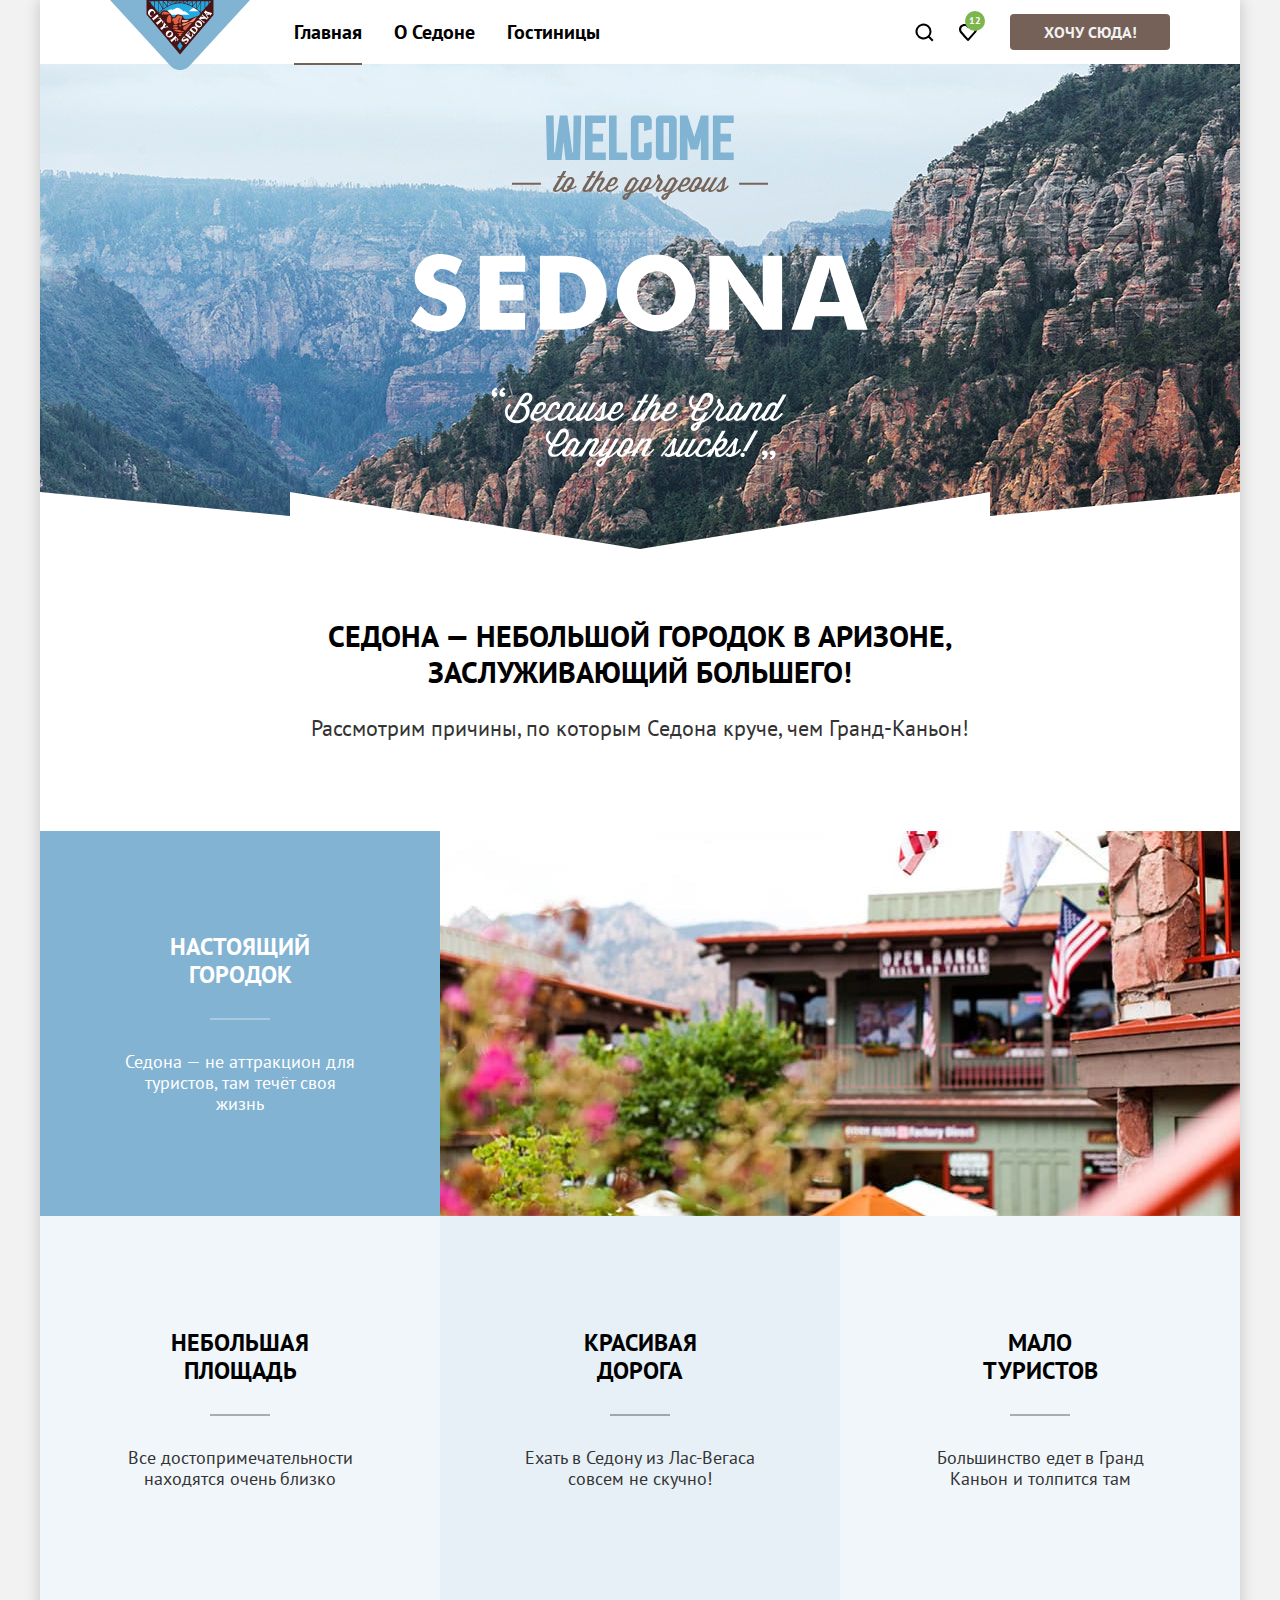
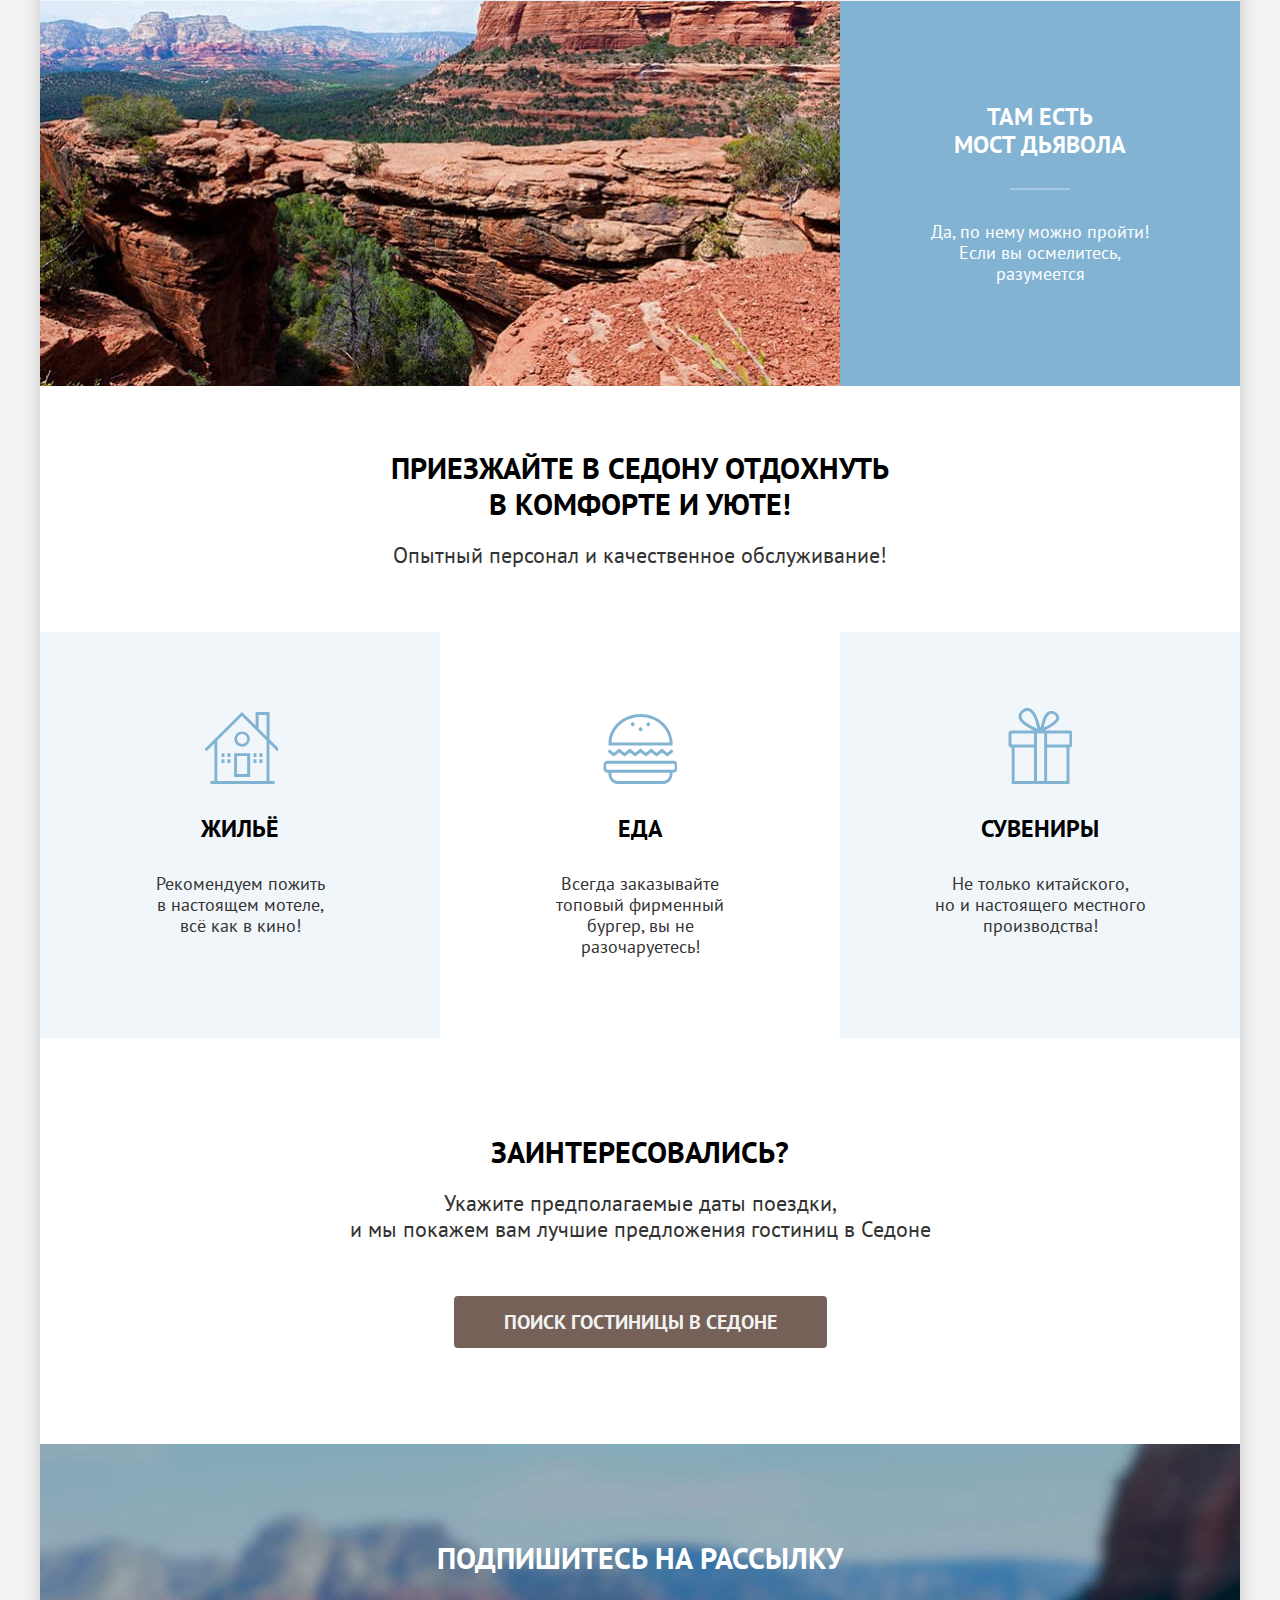
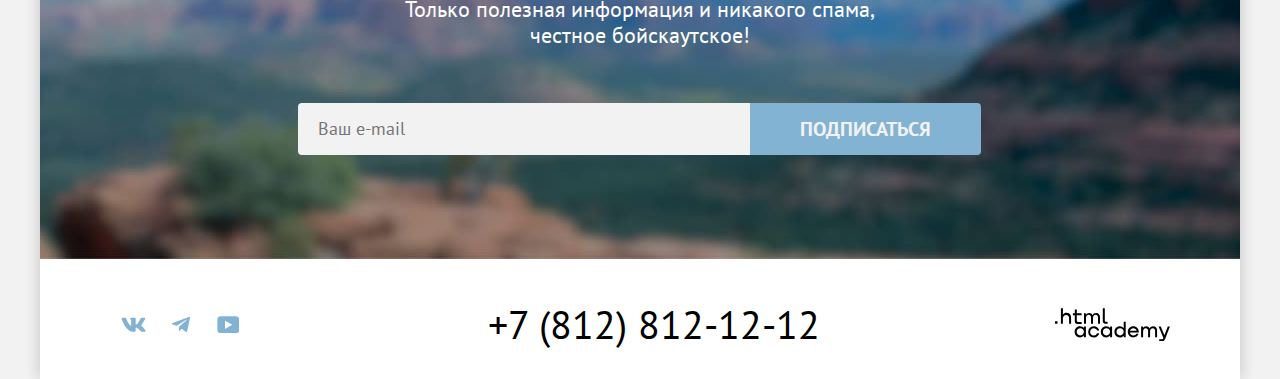
<file: index.html>
<!DOCTYPE html>
<html lang="ru">
  <head>
    <meta charset="utf-8">
    <title>HTML Academy: Седона</title>
    <link rel="stylesheet" href="styles/styles.css">
    <link rel="icon" href="favicon.ico">
    <link rel="icon" type="image/png" href="images/favicon.png">
  </head>
  <body>
    <div class="container">
      <header class="page-header" data-test="header">
        <nav class="navigation">
          <a class="nav-logo" href="index.html">
            <img class="page-header-logo" src="images/logo.svg" width="140" height="70" alt="Логотип сайта - надпись на английском языке Город Седона.">
          </a>
          <ul class="nav-list">
            <li>
              <a class="nav-link nav-link-current">Главная</a>
            </li>
            <li>
              <a class="nav-link" href="#">О Седоне</a>
            </li>
            <li>
              <a class="nav-link" href="catalog.html">Гостиницы</a>
            </li>
          </ul>
          <ul class="nav-list nav-list-user">
            <li>
              <button class="nav-link nav-link-user open-modal-search" type="button">
                <span class="visually-hidden">Поиск - открыть модальное окно.</span>
                <svg aria-hidden="true" focusable="false" width="20" height="20" viewBox="0 0 20 20" fill="none" xmlns="http://www.w3.org/2000/svg">
                  <path fill="#000" d="m19.5 18-3.7-3.7a8 8 0 0 0 1.7-4.8 8 8 0 1 0-3.1 6.3l3.7 3.7 1.4-1.5Zm-10-2.5a6 6 0 0 1-6-6 6 6 0 0 1 12 0 6 6 0 0 1-6 6Z"/>
                </svg>
              </button>
            </li>
            <li>
              <a class="nav-link nav-link-user nav-link-favourites" href="#">
                <span class="visually-hidden">Избранное.</span>
                <svg aria-hidden="true" focusable="false" width="20" height="20" viewBox="0 0 20 20" fill="none" xmlns="http://www.w3.org/2000/svg">
                  <path d="M9.9 19C9.6 19 9.3 18.9 9.1 18.6C3.7 12.5 2.4 11.1 2.1 10.7C1.4 9.8 1 8.6 1 7.4C1 4.4 3.4 2 6.5 2C7.8 2 9 2.5 10 3.3C11 2.5 12.3 2 13.5 2C16.5 2 19 4.4 19 7.4C19 8.7 18.5 9.9 17.7 10.8L10.7 18.7C10.5 18.9 10.3 19 9.9 19ZM3.9 9.5C4.2 9.9 7.4 13.5 10 16.4L16.2 9.4C16.7 8.9 16.9 8.2 16.9 7.4C16.9 5.6 15.4 4.1 13.6 4.1C12.6 4.1 11.6 4.6 10.9 5.4C10.6 5.7 10.3 5.8 10 5.8C9.7 5.8 9.4 5.6 9.2 5.4C8.5 4.6 7.5 4.1 6.5 4.1C4.7 4.1 3.2 5.6 3.2 7.4C3.1 8.3 3.5 9 3.9 9.5C3.8 9.5 3.8 9.5 3.9 9.5Z" fill="black"/>
                </svg>
                <p class="favourites-counter">12<span class="visually-hidden"> гостиниц в избранном.</span></p>
              </a>
            </li>
          </ul>
          <a class="button" href="#">Хочу сюда!</a>
        </nav>
      </header>

      <main class="main-container" data-test="main">
        <section class="hero" data-test="hero">
          <figure class="hero-image">
            <img src="images/hero/hero-text.svg" width="458" height="352" alt="Надпись на английском языке в стиле леттеринг.">
            <figcaption class="visually-hidden">
              <h1>Добро пожаловать в великолепную Седону.</h1>
              <p>"Потому что Гранд Каньон - отстой!"</p>
            </figcaption>
          </figure>
        </section>

        <section class="advantages" data-test="advantages">
          <h2 class="section-title advantages-title">Седона — небольшой городок в Аризоне, заслуживающий большего!</h2>
          <p class="section-desc advantages-desc">Рассмотрим причины, по которым Седона круче, чем Гранд-Каньон!</p>
          <ul class="advantages-list">
            <li class="advantages-item advantages-item-dark">
              <div class="advantages-item-wrapper">
                <h3 class="advantages-item-title">Настоящий городок</h3>
                <p class="advantages-item-desc">Седона — не аттракцион для туристов, там течёт своя жизнь</p>
              </div>
              <img class="advantages-img" src="images/advantages/advantages-city.jpg" width="800" height="385" alt="Расфокусированное фото городка Седона.">
            </li>
            <li class="advantages-item advantages-item-light">
              <div class="advantages-item-wrapper">
                <h3 class="advantages-item-title">Небольшая площадь</h3>
                <p class="advantages-item-desc">Все достопримечательности находятся очень близко</p>
              </div>
            </li>
            <li class="advantages-item">
              <div class="advantages-item-wrapper">
                <h3 class="advantages-item-title">Красивая дорога</h3>
                <p class="advantages-item-desc">Ехать в Седону из Лас-Вегаса совсем не скучно!</p>
              </div>
            </li>
            <li class="advantages-item advantages-item-light">
              <div class="advantages-item-wrapper">
                <h3 class="advantages-item-title">Мало туристов</h3>
                <p class="advantages-item-desc">Большинство едет в Гранд Каньон и толпится там</p>
              </div>
            </li>
            <li class="advantages-item advantages-item-dark advantages-item-reverse">
              <div class="advantages-item-wrapper">
                <h3 class="advantages-item-title">Там есть<br> мост дьявола</h3>
                <p class="advantages-item-desc">Да, по нему можно пройти! Если вы осмелитесь, разумеется</p>
              </div>
              <img class="advantages-img" src="images/advantages/advantages-bridge.jpg" width="800" height="385" alt="Каньон, над которым на большой высоте пролегает узкий каменный мост естественного происхождения.">
            </li>
          </ul>
        </section>

        <section class="services" data-test="service">
          <h2 class="section-title services-title">Приезжайте в Седону отдохнуть<br> в комфорте и уюте!</h2>
          <p class="section-desc services-desc">Опытный персонал и качественное обслуживание!</p>
          <ul class="services-list">
            <li class="services-item services-item-housing">
              <h3 class="services-item-title">Жильё</h3>
              <p class="services-item-desc">Рекомендуем пожить в&nbsp;настоящем мотеле,<br> всё как в кино!</p>
            </li>
            <li class="services-item services-item-food services-item-light">
              <h3 class="services-item-title">Еда</h3>
              <p class="services-item-desc">Всегда заказывайте<br> топовый фирменный бургер, вы не разочаруетесь!</p>
            </li>
            <li class="services-item services-item-souveniers">
              <h3 class="services-item-title">Сувениры</h3>
              <p class="services-item-desc">Не только китайского,<br> но и настоящего местного производства!</p>
            </li>
          </ul>
        </section>

        <section class="search" data-test="search">
          <h2 class="section-title search-title">Заинтересовались?</h2>
          <p class="section-desc search-desc">Укажите предполагаемые даты поездки,<br> и мы покажем вам лучшие предложения гостиниц в Седоне</p>
          <button class="button search-button" type="button">Поиск гостиницы в Седоне<span class="visually-hidden"> - открыть модальное окно.</span></button>
        </section>

        <section class="subscription" data-test="subscribe">
          <h2 class="section-title subscription-title">Подпишитесь на рассылку</h2>
          <p class="section-desc subscription-desc">Только полезная информация и никакого спама,<br> честное бойскаутское!</p>
          <form class="subscription-form" action="https://echo.htmlacademy.ru/" method="post">
            <label class="visually-hidden" for="subscription-email">Введите Email.</label>
            <input class="subscription-field" type="email" name="subscription-email" id="subscription-email" placeholder="Ваш e-mail" required>
            <button class="button button-secondary subscription-button" type="submit">Подписаться</button>
          </form>
        </section>
      </main>

      <footer class="page-footer" data-test="footer">
        <section class="footer-social">
          <h2 class="visually-hidden">Мы в социальных сетях.</h2>
          <ul class="footer-social-list">
            <li>
              <a class="footer-social-button" href="https://vk.com/htmlacademy">
                <svg aria-hidden="true" focusable="false" width="25" height="15" viewBox="0 0 25 15" fill="none" xmlns="http://www.w3.org/2000/svg">
                  <path fill="#83B3D3" fill-rule="evenodd" d="M24.12 1.8c.16-.54 0-.94-.8-.94H20.7c-.67 0-.98.34-1.15.73 0 0-1.33 3.2-3.22 5.27-.61.6-.9.8-1.23.8-.16 0-.41-.2-.41-.75v-5.1c0-.66-.19-.95-.74-.95H9.82c-.42 0-.67.3-.67.59 0 .62.95.76 1.04 2.51v3.8c0 .83-.15.98-.48.98-.9 0-3.06-3.2-4.34-6.88-.25-.72-.5-1-1.18-1H1.57c-.75 0-.9.34-.9.73 0 .68.89 4.07 4.14 8.55 2.17 3.06 5.23 4.72 8 4.72 1.68 0 1.88-.37 1.88-1v-2.32c0-.74.16-.88.7-.88.38 0 1.05.19 2.6 1.66 1.79 1.75 2.08 2.54 3.08 2.54h2.63c.75 0 1.12-.37.9-1.1-.23-.72-1.08-1.77-2.2-3.02-.62-.71-1.54-1.48-1.82-1.86-.39-.5-.28-.71 0-1.15 0 0 3.2-4.42 3.54-5.93Z" clip-rule="evenodd"/>
                </svg>
                <span class="visually-hidden">ВКонтакте.</span>
              </a>
            </li>
            <li>
              <a class="footer-social-button" href="https://t.me/htmlacademy">
                <svg aria-hidden="true" focusable="false" width="18" height="16" viewBox="0 0 18 16" fill="none" xmlns="http://www.w3.org/2000/svg">
                  <path fill="#83B3D3" d="M16.79.96.84 7.1c-1.09.44-1.08 1.05-.2 1.32l4.1 1.28 9.47-5.98c.44-.27.85-.13.52.17l-7.68 6.93-.28 4.22c.41 0 .6-.2.83-.41l1.99-1.94 4.13 3.06c.77.42 1.31.2 1.5-.71l2.72-12.8c.28-1.1-.43-1.61-1.16-1.28Z"/>
                </svg>
                <span class="visually-hidden">Телеграм.</span>
              </a>
            </li>
            <li>
              <a class="footer-social-button" href="https://www.youtube.com/user/htmlacademyru">
                <svg aria-hidden="true" focusable="false" width="22" height="17" viewBox="0 0 22 17" fill="none" xmlns="http://www.w3.org/2000/svg">
                  <path fill="#83B3D3" d="M18.94.36H3.51C1.65.36.33 1.95.33 3.76v10.09c0 1.91 1.32 3.5 3.18 3.5h15.65c1.64 0 3.17-1.59 3.17-3.4V3.76c-.22-1.8-1.53-3.4-3.39-3.4ZM7.99 12.89V4.82l7.34 4.04-7.34 4.03Z"/>
                </svg>
                <span class="visually-hidden" lang="en">YouTube.</span>
              </a>
            </li>
          </ul>
        </section>
        <section>
          <h2 class="visually-hidden">Позвоните нам.</h2>
          <a class="footer-contacts-phone" href="tel:+78128121212">+7 (812) 812-12-12</a>
        </section>
        <section>
          <h2 class="visually-hidden">Сделано в .html academy.</h2>
          <a class="footer-madeby-logo" href="https://htmlacademy.ru/">
            <svg aria-hidden="true" focusable="false" width="115" height="33" viewBox="0 0 115 33" fill="none" xmlns="http://www.w3.org/2000/svg">
              <path fill="#000" d="M0 13.26v2.6h2.5v-2.6H0ZM11.6 4.86c-1.6 0-2.8.7-3.6 1.7h-.1V.36h-2v15.5h2v-5.3c0-2.1 1.3-3.6 3.3-3.6 1.8 0 2.9 1.4 2.9 3.2v5.7h2v-6.1c.1-3-1.8-4.9-4.5-4.9ZM26.6 5.16h-4.8v-3.7h-2v3.8h-1.9v2h1.9v6c0 1.7 1 2.7 2.7 2.7h4.1v-2h-3.7c-.7 0-1.1-.4-1.1-1.1v-5.7h4.8v-2ZM41.1 4.96c-1.6 0-2.9.8-3.5 2.1h-.1c-.6-1.2-1.8-2.1-3.4-2.1-1.4 0-2.5.8-3.1 1.8h-.1v-1.6H29v10.6h2v-5.4c0-2 1-3.5 2.6-3.5 1.5 0 2.4 1 2.4 2.6v6.3h2v-5.6c0-2.4 1.4-3.3 2.6-3.3 1.5 0 2.4 1 2.4 2.6v6.3h2v-6.5c.1-2.5-1.4-4.3-3.9-4.3ZM47.8 13.06c0 1.7 1 2.7 2.8 2.7h2v-2h-1.7c-.7 0-1.1-.4-1.1-1.1V.36h-2v12.7ZM28.9 20.06c-.9-1.1-2.2-1.8-3.9-1.8-3.1 0-5.4 2.3-5.4 5.6s2.3 5.6 5.4 5.6c1.8 0 3-.8 3.8-1.9h.1v1.6h2v-10.6h-2v1.5Zm-3.6 7.4c-2.2 0-3.6-1.6-3.6-3.6s1.4-3.6 3.6-3.6 3.6 1.6 3.6 3.6c0 1.9-1.4 3.6-3.6 3.6ZM44.2 22.36c-.5-2.4-2.6-4.1-5.4-4.1a5.4 5.4 0 0 0-5.6 5.6c0 3.1 2.2 5.6 5.6 5.6 2.8 0 4.9-1.8 5.4-4.2h-2.1a3.4 3.4 0 0 1-3.3 2.3c-2.2 0-3.6-1.6-3.6-3.6s1.4-3.6 3.6-3.6c1.6 0 2.8 1 3.3 2.2h2.1v-.2ZM55.1 20.06c-.9-1.1-2.2-1.8-3.9-1.8-3.1 0-5.4 2.3-5.4 5.6s2.3 5.6 5.4 5.6c1.8 0 3-.8 3.8-1.9h.1v1.6h2v-10.6h-2v1.5Zm-3.6 7.4c-2.2 0-3.6-1.6-3.6-3.6s1.4-3.6 3.6-3.6 3.6 1.6 3.6 3.6c0 1.9-1.5 3.6-3.6 3.6ZM68.7 20.16c-.9-1.1-2.2-1.9-3.9-1.9-3.1 0-5.4 2.3-5.4 5.6s2.2 5.6 5.4 5.6c1.7 0 3-.8 3.8-1.8h.1v1.5h2v-15.4h-2v6.4Zm-3.6 7.3c-2.2 0-3.6-1.6-3.6-3.6s1.4-3.6 3.6-3.6 3.6 1.6 3.6 3.6c-.1 2-1.5 3.6-3.6 3.6ZM78.3 18.26c-3.3 0-5.5 2.5-5.5 5.6 0 3 2.1 5.6 5.5 5.6 2.5 0 4.5-1.3 5.2-3.6h-2.1c-.5 1-1.6 1.6-3 1.6-1.9 0-3.3-1.3-3.4-2.9h8.8c.2-3.6-2-6.3-5.5-6.3Zm0 1.9c1.7 0 3 1 3.3 2.6h-6.5c.3-1.5 1.5-2.6 3.2-2.6ZM98.2 18.26c-1.6 0-2.9.8-3.6 2h-.1c-.6-1.2-1.8-2-3.4-2-1.4 0-2.5.7-3.1 1.8v-1.5h-1.9v10.6h2v-5.4c0-2 1-3.4 2.6-3.5 1.5 0 2.4 1 2.4 2.6v6.3h2v-5.6c0-2.4 1.4-3.3 2.6-3.3 1.5 0 2.4 1 2.4 2.6v6.3h2v-6.5c.1-2.6-1.4-4.4-3.9-4.4ZM109.4 27.36l-3.6-8.9h-2.2l4.8 11.6c-.3.9-.7 1.2-1.7 1.2h-2.5v2h2.5c1.8 0 2.8-.8 3.5-2.6l4.7-12.2h-2.1l-3.4 8.9Z"/>
            </svg>
            <span class="visually-hidden">Логотип html academy.</span>
          </a>
        </section>
      </footer>

      <dialog class="modal-search">
        <div class="modal-wrapper">
          <h2 class="modal-title">Поиск гостиницы в Седоне</h2>
          <form class="modal-form" action="https://echo.htmlacademy.ru/" method="get">
            <label class="modal-date-label" for="arrival-date">
              <span class="modal-date-label-text">Дата Заезда:</span>
              <input class="modal-date-input" type="text" name="arrival-date" id="arrival-date" value="27 апреля 2020" placeholder="Укажите дату" required>
              <span class="modal-date-comment modal-date-comment-error">Мы не можем отправить вас в прошлое.</span>
            </label>
            <label class="modal-date-label" for="departure-date">
              <span class="modal-date-label-text">Дата Выезда:</span>
              <input class="modal-date-input" type="text" name="departure-date" id="departure-date" value="1 сентября 2023" placeholder="Укажите дату" required>
              <span class="modal-date-comment">На эти даты есть свободные номера. Пока есть.</span>
            </label>
            <div class="guest-count-wrapper">
              <label class="modal-guests-label" for="adults-count">Взрослые:</label>
              <div class="guest-count-input-wrapper">
                <button class="guest-count-button minus-button" type="button">
                  <span class="visually-hidden">Минус один гость.</span>
                  <svg aria-hidden="true" focusable="false" width="14" height="2" viewBox="0 0 14 2" fill="none" xmlns="http://www.w3.org/2000/svg">
                    <path d="M0 0v2h14V0H0Z" fill="#756157" fill-opacity=".3"/>
                  </svg>
                </button>
                <input class="guest-count" type="number" name="adults-count" id="adults-count" value="2" min="0" max="10">
                <button class="guest-count-button plus-button" type="button">
                  <span class="visually-hidden">Плюс один гость.</span>
                  <svg width="14" height="14" viewBox="0 0 14 14" fill="none" xmlns="http://www.w3.org/2000/svg">
                    <path d="M14 6H8V0H6v6H0v2h6v6h2V8h6V6Z" fill="#756157" fill-opacity=".3"/>
                  </svg>
                </button>
              </div>
            </div>
            <div class="guest-count-wrapper">
              <div class="tooltip-wrapper">
                <label class="modal-guests-label" for="kids-count">Дети:</label>
                <span class="tooltip">
                  <button class="tooltip-toggle" type="button" aria-labelledby="tooltip-label-kids">
                    <svg aria-hidden="true" focusable="false" width="2" height="12" viewBox="0 0 2 12" fill="none" xmlns="http://www.w3.org/2000/svg">
                      <path fill-rule="evenodd" clip-rule="evenodd" d="M0 0h2v2H0V0Zm2 12H0V3h2v9Z" fill="#fff"/>
                    </svg>
                  </button>
                  <span class="tooltip-text" role="tooltip" id="tooltip-label-kids">Укажите количество детей, которые будут с вами, возраст которых от 6 до 18 лет. Дети до 6 лет размещаются бесплатно.</span>
                </span>
              </div>
              <div class="guest-count-input-wrapper">
                <button class="guest-count-button minus-button" type="button">
                  <span class="visually-hidden">Минус один гость.</span>
                  <svg aria-hidden="true" focusable="false" width="14" height="2" viewBox="0 0 14 2" fill="none" xmlns="http://www.w3.org/2000/svg">
                    <path d="M0 0v2h14V0H0Z" fill="#756157" fill-opacity=".3"/>
                  </svg>
                </button>
                <input class="guest-count" type="number" name="kids-count" id="kids-count" value="2" min="0" max="10">
                <button class="guest-count-button plus-button" type="button">
                  <span class="visually-hidden">Плюс один гость.</span>
                  <svg width="14" height="14" viewBox="0 0 14 14" fill="none" xmlns="http://www.w3.org/2000/svg">
                    <path d="M14 6H8V0H6v6H0v2h6v6h2V8h6V6Z" fill="#756157" fill-opacity=".3"/>
                  </svg>
                </button>
              </div>
            </div>
            <button class="button button-secondary modal-button" type="submit">Найти</button>
          </form>
          <button class="modal-close-button" type="button">
            <span class="visually-hidden">Закрыть модальное окно.</span>
            <svg aria-hidden="true" focusable="false" width="15" height="15" viewBox="0 0 15 15" fill="none" xmlns="http://www.w3.org/2000/svg">
              <path d="M14.5 1.8 13.2.5 7.5 6.2 1.8.5.5 1.8l5.7 5.7-5.7 5.7 1.3 1.3 5.7-5.7 5.7 5.7 1.3-1.3-5.7-5.7 5.7-5.7Z" fill="#000"/>
            </svg>
          </button>
        </div>
      </dialog>
    </div>

    <!-- Скрипт для открытия модального окна -->
    <script src="./modal.js"></script>
  </body>
</html>
</file>
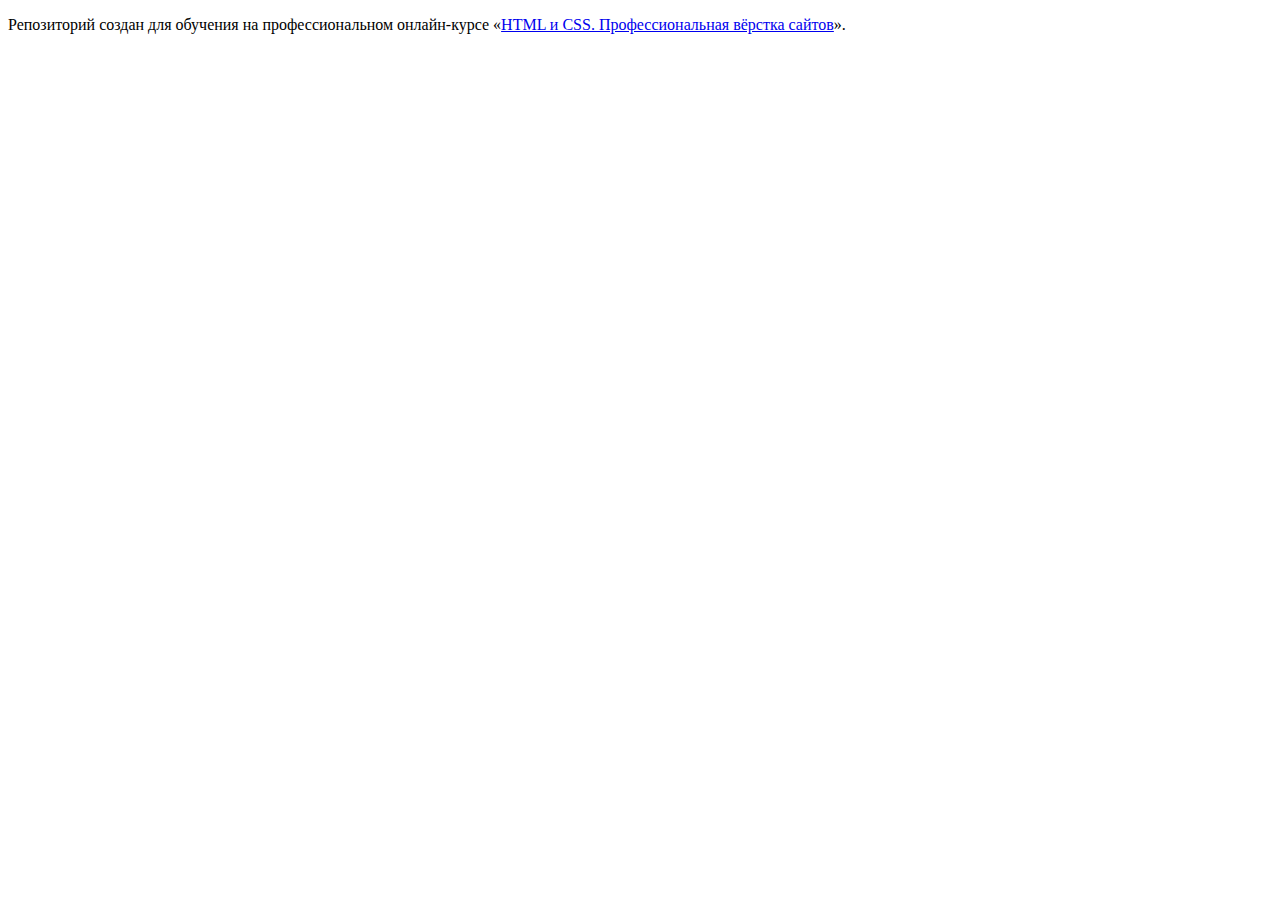
<file: 1/index.html>
<!DOCTYPE html>
<html lang="ru">
  <head>
    <meta charset="utf-8">
    <title>HTML Academy: Седона</title>
    <base href="https://htmlacademy-htmlcss.github.io/2325445-sedona-37/1/">
</head>
  <body>

    <p>Репозиторий создан для обучения на профессиональном онлайн‑курсе «<a href="https://htmlacademy.ru/intensive/htmlcss">HTML и CSS. Профессиональная вёрстка сайтов</a>».</p>

  </body>
</html>
</file>
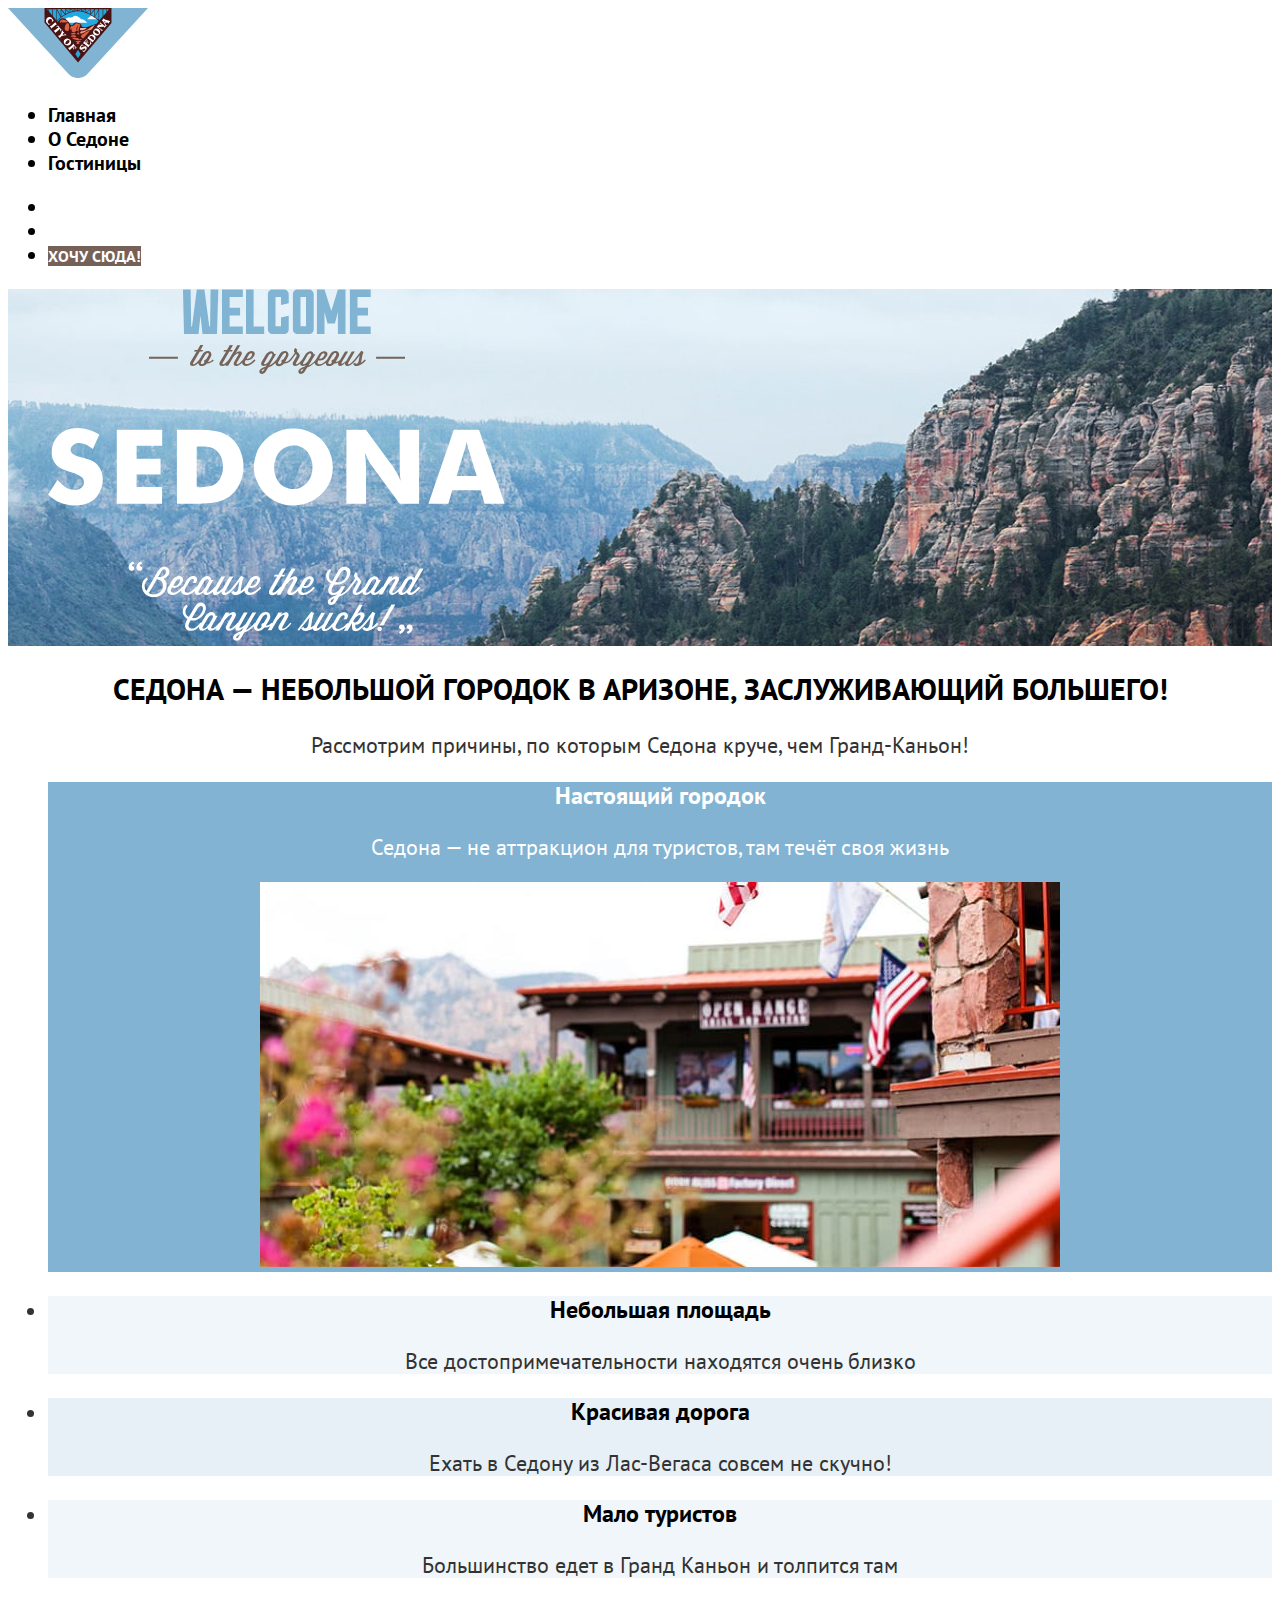
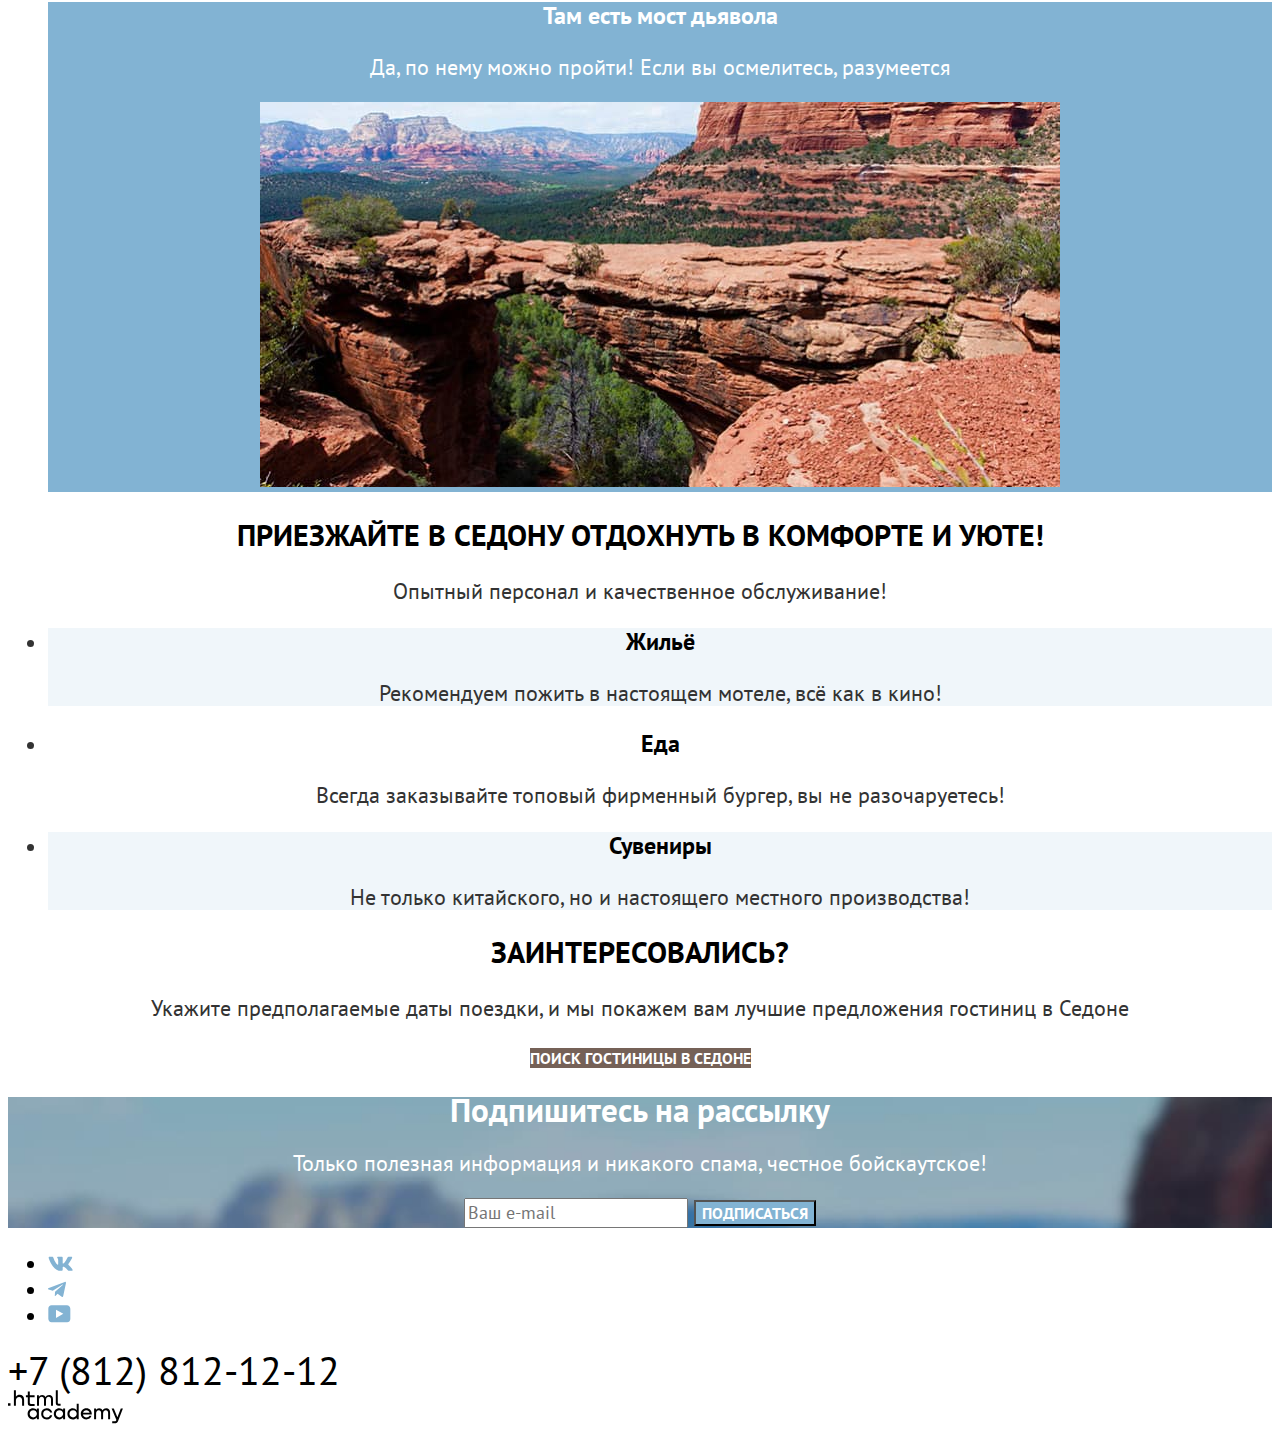
<file: 5/index.html>
<!DOCTYPE html>
<html lang="ru">
  <head>
    <meta charset="utf-8">
    <title>HTML Academy: Седона</title>
    <link rel="stylesheet" href="styles/styles.css">
    <base href="https://htmlacademy-htmlcss.github.io/2325445-sedona-37/5/">
</head>
  <body>
    <div class="container">
      <header class="page-header">
        <nav class="navigation">
          <a class="nav-logo">
            <img class="page-header-logo" src="images/logo.svg" width="140" height="70" alt="Логотип сайта - надпись на английском языке Город Седона">
          </a>
          <ul class="nav-list">
            <li class="nav-item">
              <a class="nav-link nav-link-current" href="index.html">Главная</a>
            </li>
            <li class="nav-item">
              <a class="nav-link" href="#">О Седоне</a>
            </li>
            <li class="nav-item">
              <a class="nav-link" href="catalog.html">Гостиницы</a>
            </li>
          </ul>
          <ul class="nav-list nav-list-user">
            <li class="nav-item">
              <a class="nav-link" href="#">
                <span class="visually-hidden">Поиск</span>
              </a>
            </li>
            <li class="nav-item">
              <a class="nav-link" href="#">
                <span class="visually-hidden">Избранное</span>
              </a>
            </li>
            <li class="nav-item">
              <a class="nav-link button" href="#">Хочу сюда!</a>
            </li>
          </ul>
        </nav>
      </header>
      <main class="main-index">
        <section class="hero">
          <figure>
            <img class="hero-text" src="images/hero/hero-text.svg" width="458" height="352" alt="Надпись на английском языке разными шрифтами">
            <figcaption class="visually-hidden">
              <h1>Добро пожаловать в великолепную Седону</h1>
              <p>"Потому что Гранд Каньон - отстой!"</p>
            </figcaption>
          </figure>
        </section>

        <section class="advantages">
          <header class="advantages-header">
            <h2 class="advantages-title">Седона — небольшой городок в Аризоне, заслуживающий большего!</h2>
            <p class="advantages-desc">Рассмотрим причины, по которым Седона круче, чем Гранд-Каньон!</p>
          </header>
          <ul class="advantages-list">
            <li class="advantages-item advantages-item-illustrated">
              <h3 class="advantages-item-title">Настоящий городок</h3>
              <p class="advantages-item-desc">Седона — не аттракцион для туристов, там течёт своя жизнь</p>
              <img class="advantages-img" src="images/advantages/advantages-city.jpg" width="800" height="385" alt="Расфокусированное фото городка Седона">
            </li>
            <li class="advantages-item">
              <h3 class="advantages-item-title">Небольшая площадь</h3>
              <p class="advantages-item-desc">Все достопримечательности находятся очень близко</p>
            </li>
            <li class="advantages-item">
              <h3 class="advantages-item-title">Красивая дорога</h3>
              <p class="advantages-item-desc">Ехать в Седону из Лас-Вегаса совсем не скучно!</p>
            </li>
            <li class="advantages-item">
              <h3 class="advantages-item-title">Мало туристов</h3>
              <p class="advantages-item-desc">Большинство едет в Гранд Каньон и толпится там</p>
            </li>
            <li class="advantages-item advantages-item-illustrated">
              <h3 class="advantages-item-title">Там есть мост дьявола</h3>
              <p class="advantages-item-desc">Да, по нему можно пройти! Если вы осмелитесь, разумеется</p>
              <img class="advantages-img" src="images/advantages/advantages-bridge.jpg" width="800" height="385" alt="Каньон, над которым на большой высоте пролегает узкий каменный мост естественного происхождения">
            </li>
          </ul>
        </section>

        <section class="services">
          <header class="services-header">
            <h2 class="services-title">Приезжайте в Седону отдохнуть в комфорте и уюте!</h2>
            <p class="services-desc">Опытный персонал и качественное обслуживание!</p>
          </header>
          <ul class="services-list">
            <li class="services-item">
              <h3 class="services-item-title">Жильё</h3>
              <p class="services-item-desc">Рекомендуем пожить в настоящем мотеле, всё как в кино!</p>
            </li>
            <li class="services-item">
              <h3 class="services-item-title">Еда</h3>
              <p class="services-item-desc">Всегда заказывайте топовый фирменный бургер, вы не разочаруетесь!</p>
            </li>
            <li class="services-item">
              <h3 class="services-item-title">Сувениры</h3>
              <p class="services-item-desc">Не только китайского, но и настоящего местного производства!</p>
            </li>
          </ul>
        </section>

        <section class="search">
          <h2 class="search-title">Заинтересовались?</h2>
          <p class="search-desc">Укажите предполагаемые даты поездки, и мы покажем вам лучшие предложения гостиниц в Седоне</p>
          <a class="search-button button" href="#">Поиск гостиницы в Седоне</a>
        </section>

        <section class="subscription">
          <h2 class="subscribtion-title">Подпишитесь на рассылку</h2>
          <p class="subscription-desc">Только полезная информация и никакого спама, честное бойскаутское!</p>
          <form class="subscription-form" action="https://echo.htmlacademy.ru/" method="post">
            <label class="visually-hidden" for="subscription-email" lang="en">Email</label>
            <input class="subscription-field" placeholder="Ваш e-mail" type="email" name="subscription-email" id="subscription-email" required>
            <button class="subscription-button button button-alt" type="submit">Подписаться</button>
          </form>
        </section>
      </main>
      <footer class="page-footer">
        <section class="footer-social">
          <h2 class="visually-hidden">Мы в социальных сетях</h2>
          <ul class="footer-social-list">
            <li class="footer-social-item">
              <a class="footer-social-button" href="https://vk.com/htmlacademy">
                <svg width="25" height="15" fill="none">
                  <path fill="#83B3D3" fill-rule="evenodd" d="M24.12 1.8c.16-.54 0-.94-.8-.94H20.7c-.67 0-.98.34-1.15.73 0 0-1.33 3.2-3.22 5.27-.61.6-.9.8-1.23.8-.16 0-.41-.2-.41-.75v-5.1c0-.66-.19-.95-.74-.95H9.82c-.42 0-.67.3-.67.59 0 .62.95.76 1.04 2.51v3.8c0 .83-.15.98-.48.98-.9 0-3.06-3.2-4.34-6.88-.25-.72-.5-1-1.18-1H1.57c-.75 0-.9.34-.9.73 0 .68.89 4.07 4.14 8.55 2.17 3.06 5.23 4.72 8 4.72 1.68 0 1.88-.37 1.88-1v-2.32c0-.74.16-.88.7-.88.38 0 1.05.19 2.6 1.66 1.79 1.75 2.08 2.54 3.08 2.54h2.63c.75 0 1.12-.37.9-1.1-.23-.72-1.08-1.77-2.2-3.02-.62-.71-1.54-1.48-1.82-1.86-.39-.5-.28-.71 0-1.15 0 0 3.2-4.42 3.54-5.93Z" clip-rule="evenodd"/>
                </svg>
                <span class="visually-hidden">ВКонтакте</span>
              </a>
            </li>
            <li class="footer-social-item">
              <a class="footer-social-button" href="https://t.me/htmlacademy">
                <svg width="18" height="16" fill="none">
                  <path fill="#83B3D3" d="M16.79.96.84 7.1c-1.09.44-1.08 1.05-.2 1.32l4.1 1.28 9.47-5.98c.44-.27.85-.13.52.17l-7.68 6.93-.28 4.22c.41 0 .6-.2.83-.41l1.99-1.94 4.13 3.06c.77.42 1.31.2 1.5-.71l2.72-12.8c.28-1.1-.43-1.61-1.16-1.28Z"/>
                </svg>
                <span class="visually-hidden">Телеграм</span>
              </a>
            </li>
            <li class="footer-social-item">
              <a class="footer-social-button" href="https://www.youtube.com/user/htmlacademyru">
                <svg width="23" height="18" fill="none">
                  <path fill="#83B3D3" d="M18.94.36H3.51C1.65.36.33 1.95.33 3.76v10.09c0 1.91 1.32 3.5 3.18 3.5h15.65c1.64 0 3.17-1.59 3.17-3.4V3.76c-.22-1.8-1.53-3.4-3.39-3.4ZM7.99 12.89V4.82l7.34 4.04-7.34 4.03Z"/>
                </svg>
                <span class="visually-hidden" lang="en">YouTube</span>
              </a>
            </li>
          </ul>
        </section>
        <section class="footer-contacts">
          <h2 class="visually-hidden">Позвоните нам</h2>
          <a class="footer-contacts-phone" href="tel:+78128121212">+7 (812) 812-12-12</a>
        </section>
        <section class="footer-madeby">
          <h2 class="visually-hidden">Сделано в .html academy</h2>
          <a class="footer-madeby-logo" href="https://htmlacademy.ru/">
            <svg width="115" height="34" fill="none">
              <path fill="#000" d="M0 13.26v2.6h2.5v-2.6H0ZM11.6 4.86c-1.6 0-2.8.7-3.6 1.7h-.1V.36h-2v15.5h2v-5.3c0-2.1 1.3-3.6 3.3-3.6 1.8 0 2.9 1.4 2.9 3.2v5.7h2v-6.1c.1-3-1.8-4.9-4.5-4.9ZM26.6 5.16h-4.8v-3.7h-2v3.8h-1.9v2h1.9v6c0 1.7 1 2.7 2.7 2.7h4.1v-2h-3.7c-.7 0-1.1-.4-1.1-1.1v-5.7h4.8v-2ZM41.1 4.96c-1.6 0-2.9.8-3.5 2.1h-.1c-.6-1.2-1.8-2.1-3.4-2.1-1.4 0-2.5.8-3.1 1.8h-.1v-1.6H29v10.6h2v-5.4c0-2 1-3.5 2.6-3.5 1.5 0 2.4 1 2.4 2.6v6.3h2v-5.6c0-2.4 1.4-3.3 2.6-3.3 1.5 0 2.4 1 2.4 2.6v6.3h2v-6.5c.1-2.5-1.4-4.3-3.9-4.3ZM47.8 13.06c0 1.7 1 2.7 2.8 2.7h2v-2h-1.7c-.7 0-1.1-.4-1.1-1.1V.36h-2v12.7ZM28.9 20.06c-.9-1.1-2.2-1.8-3.9-1.8-3.1 0-5.4 2.3-5.4 5.6s2.3 5.6 5.4 5.6c1.8 0 3-.8 3.8-1.9h.1v1.6h2v-10.6h-2v1.5Zm-3.6 7.4c-2.2 0-3.6-1.6-3.6-3.6s1.4-3.6 3.6-3.6 3.6 1.6 3.6 3.6c0 1.9-1.4 3.6-3.6 3.6ZM44.2 22.36c-.5-2.4-2.6-4.1-5.4-4.1a5.4 5.4 0 0 0-5.6 5.6c0 3.1 2.2 5.6 5.6 5.6 2.8 0 4.9-1.8 5.4-4.2h-2.1a3.4 3.4 0 0 1-3.3 2.3c-2.2 0-3.6-1.6-3.6-3.6s1.4-3.6 3.6-3.6c1.6 0 2.8 1 3.3 2.2h2.1v-.2ZM55.1 20.06c-.9-1.1-2.2-1.8-3.9-1.8-3.1 0-5.4 2.3-5.4 5.6s2.3 5.6 5.4 5.6c1.8 0 3-.8 3.8-1.9h.1v1.6h2v-10.6h-2v1.5Zm-3.6 7.4c-2.2 0-3.6-1.6-3.6-3.6s1.4-3.6 3.6-3.6 3.6 1.6 3.6 3.6c0 1.9-1.5 3.6-3.6 3.6ZM68.7 20.16c-.9-1.1-2.2-1.9-3.9-1.9-3.1 0-5.4 2.3-5.4 5.6s2.2 5.6 5.4 5.6c1.7 0 3-.8 3.8-1.8h.1v1.5h2v-15.4h-2v6.4Zm-3.6 7.3c-2.2 0-3.6-1.6-3.6-3.6s1.4-3.6 3.6-3.6 3.6 1.6 3.6 3.6c-.1 2-1.5 3.6-3.6 3.6ZM78.3 18.26c-3.3 0-5.5 2.5-5.5 5.6 0 3 2.1 5.6 5.5 5.6 2.5 0 4.5-1.3 5.2-3.6h-2.1c-.5 1-1.6 1.6-3 1.6-1.9 0-3.3-1.3-3.4-2.9h8.8c.2-3.6-2-6.3-5.5-6.3Zm0 1.9c1.7 0 3 1 3.3 2.6h-6.5c.3-1.5 1.5-2.6 3.2-2.6ZM98.2 18.26c-1.6 0-2.9.8-3.6 2h-.1c-.6-1.2-1.8-2-3.4-2-1.4 0-2.5.7-3.1 1.8v-1.5h-1.9v10.6h2v-5.4c0-2 1-3.4 2.6-3.5 1.5 0 2.4 1 2.4 2.6v6.3h2v-5.6c0-2.4 1.4-3.3 2.6-3.3 1.5 0 2.4 1 2.4 2.6v6.3h2v-6.5c.1-2.6-1.4-4.4-3.9-4.4ZM109.4 27.36l-3.6-8.9h-2.2l4.8 11.6c-.3.9-.7 1.2-1.7 1.2h-2.5v2h2.5c1.8 0 2.8-.8 3.5-2.6l4.7-12.2h-2.1l-3.4 8.9Z"/>
            </svg>
            <span class="visually-hidden">Логотип html academy</span>
          </a>
        </section>
      </footer>
    </div>
  </body>
</html>
</file>
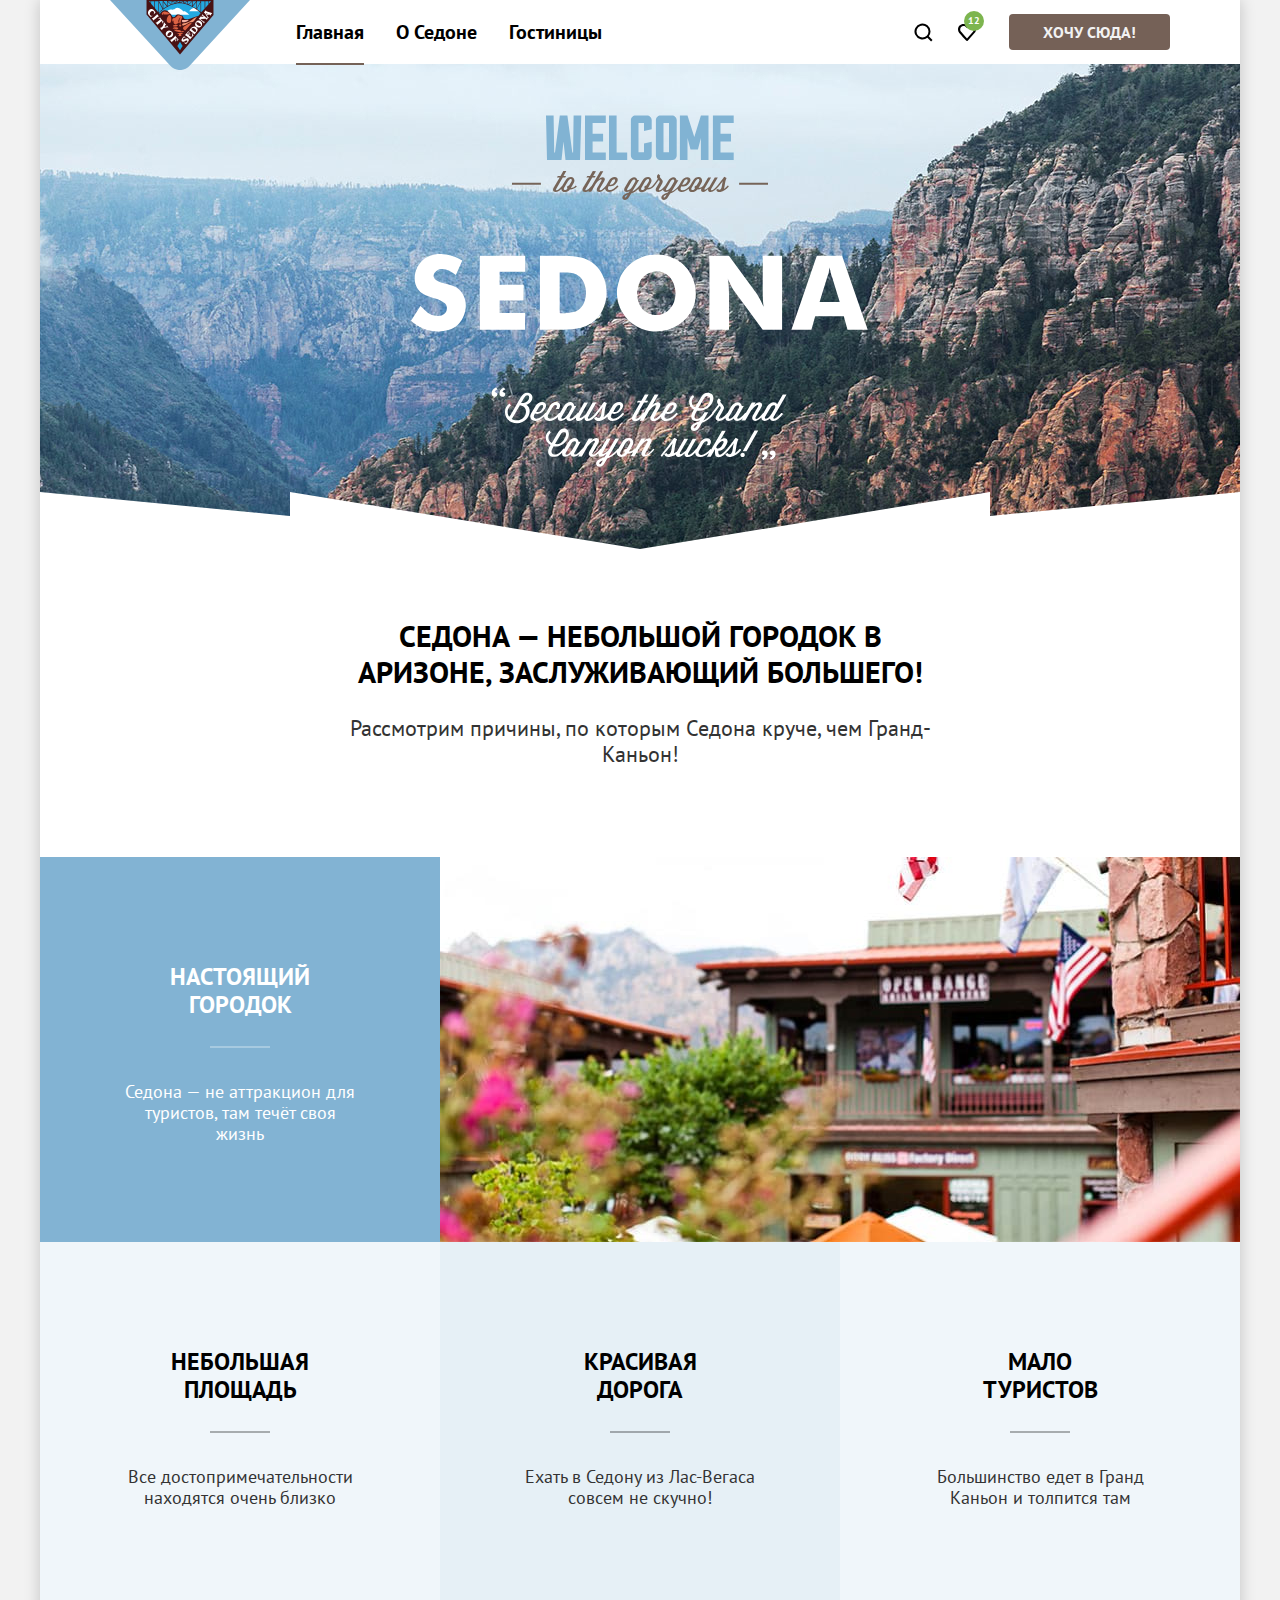
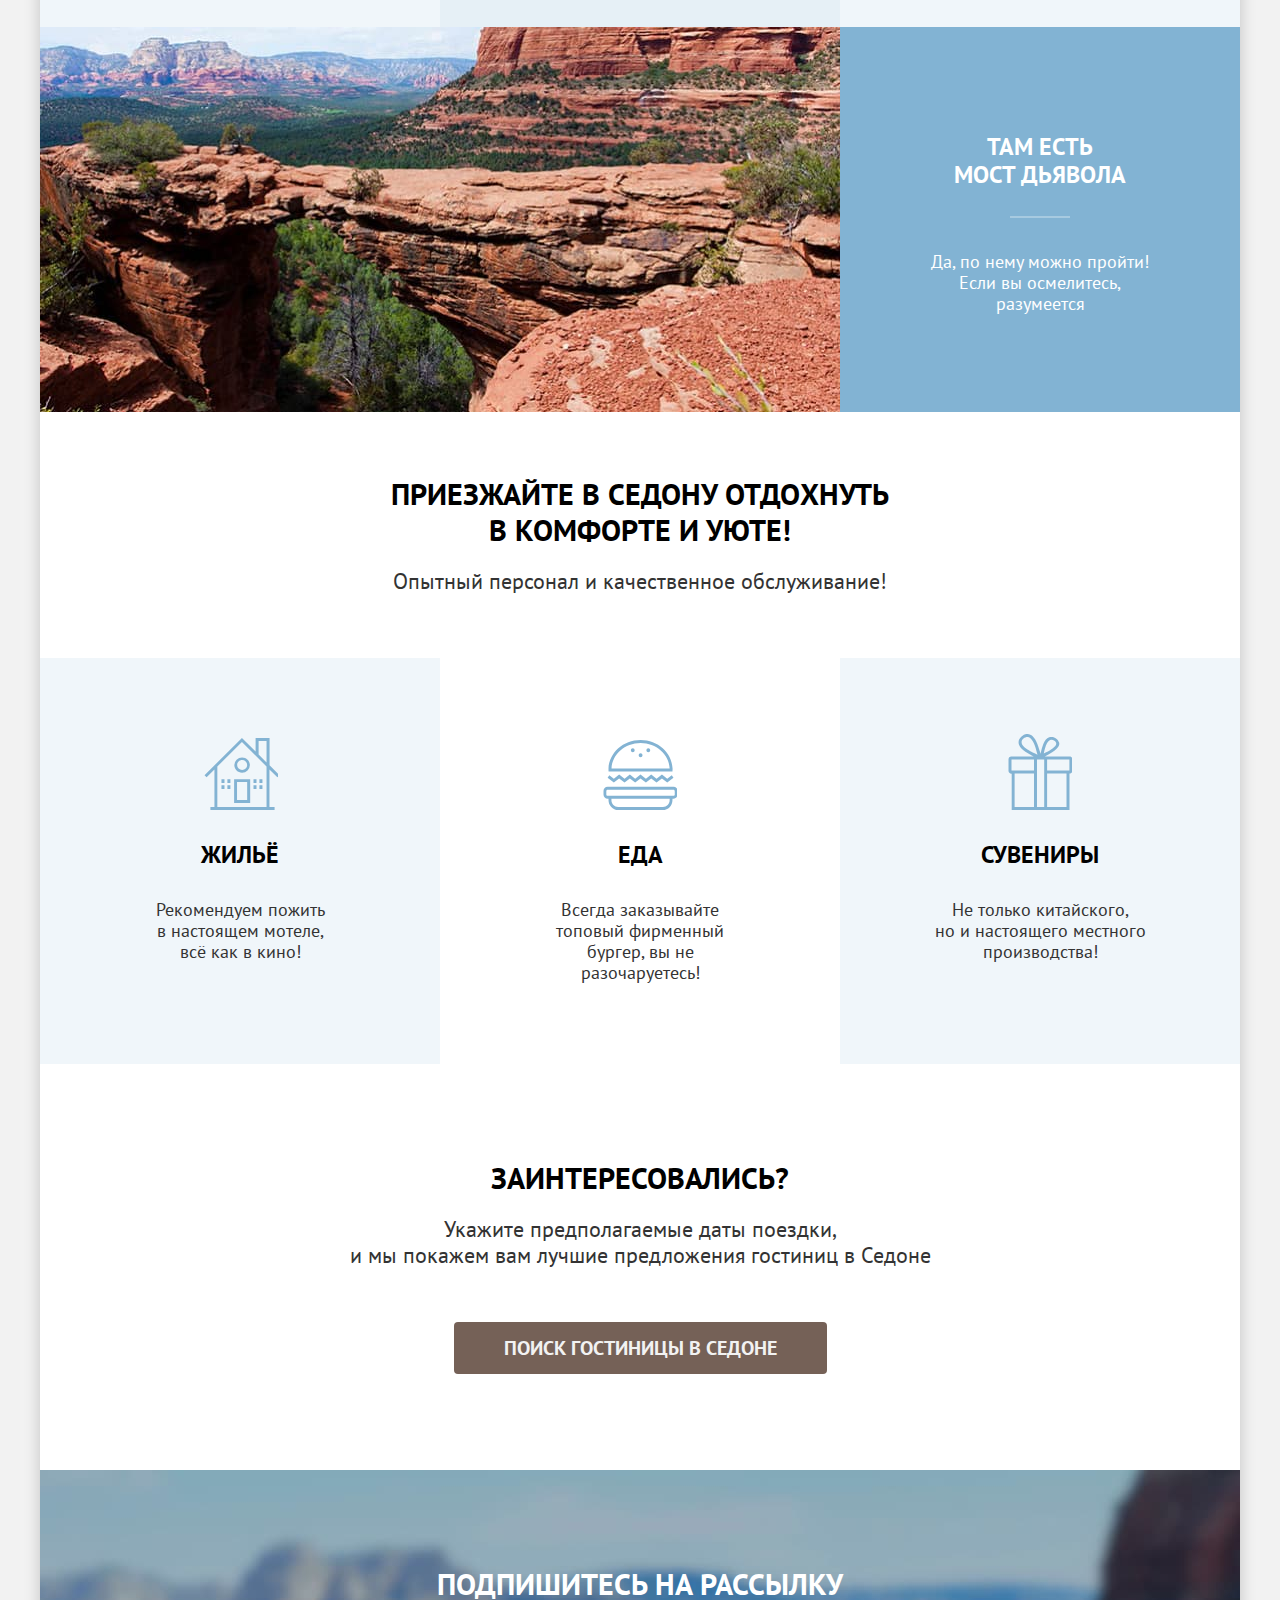
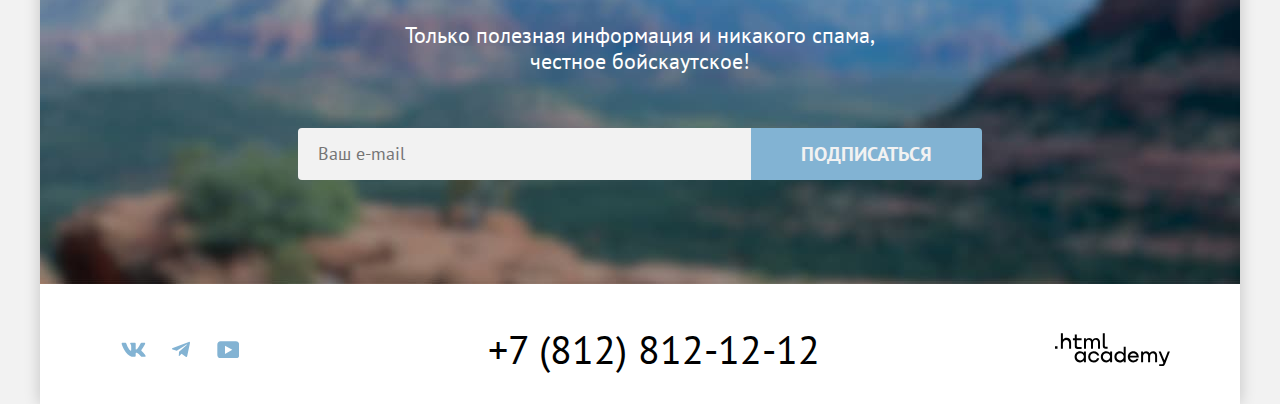
<file: 8/index.html>
<!DOCTYPE html>
<html lang="ru">
  <head>
    <meta charset="utf-8">
    <title>HTML Academy: Седона</title>
    <link rel="stylesheet" href="styles/styles.css">
    <link rel="icon" href="favicon.ico">
    <link rel="icon" type="image/png" href="images/favicon.png">
    <base href="https://htmlacademy-htmlcss.github.io/2325445-sedona-37/8/">
</head>
  <body>
    <div class="container">
      <header class="page-header">
          <nav class="navigation">
            <a class="nav-logo">
              <img class="page-header-logo" src="images/logo.svg" width="140" height="70" alt="Логотип сайта - надпись на английском языке Город Седона.">
            </a>
            <ul class="nav-list">
              <li class="nav-item">
                <a class="nav-link nav-link-current">Главная</a>
              </li>
              <li class="nav-item">
                <a class="nav-link" href="#">О Седоне</a>
              </li>
              <li class="nav-item">
                <a class="nav-link" href="catalog.html">Гостиницы</a>
              </li>
            </ul>
            <ul class="nav-list nav-list-user">
              <li class="nav-item">
                <button class="nav-link open-modal-search" type="button">
                  <span class="visually-hidden">Поиск</span>
                  <svg aria-hidden="true" focusable="false" width="20" height="20" viewBox="0 0 20 20" fill="none" xmlns="http://www.w3.org/2000/svg">
                    <path fill="#000" d="m19.5 18-3.7-3.7a8 8 0 0 0 1.7-4.8 8 8 0 1 0-3.1 6.3l3.7 3.7 1.4-1.5Zm-10-2.5a6 6 0 0 1-6-6 6 6 0 0 1 12 0 6 6 0 0 1-6 6Z"/>
                  </svg>
                </button>
              </li>
              <li class="nav-item">
                <a class="nav-link nav-link-favourites" href="#">
                  <span class="visually-hidden">Избранное</span>
                  <svg aria-hidden="true" focusable="false" width="20" height="20" viewBox="0 0 20 20" fill="none" xmlns="http://www.w3.org/2000/svg">
                    <path d="M9.9 19C9.6 19 9.3 18.9 9.1 18.6C3.7 12.5 2.4 11.1 2.1 10.7C1.4 9.8 1 8.6 1 7.4C1 4.4 3.4 2 6.5 2C7.8 2 9 2.5 10 3.3C11 2.5 12.3 2 13.5 2C16.5 2 19 4.4 19 7.4C19 8.7 18.5 9.9 17.7 10.8L10.7 18.7C10.5 18.9 10.3 19 9.9 19ZM3.9 9.5C4.2 9.9 7.4 13.5 10 16.4L16.2 9.4C16.7 8.9 16.9 8.2 16.9 7.4C16.9 5.6 15.4 4.1 13.6 4.1C12.6 4.1 11.6 4.6 10.9 5.4C10.6 5.7 10.3 5.8 10 5.8C9.7 5.8 9.4 5.6 9.2 5.4C8.5 4.6 7.5 4.1 6.5 4.1C4.7 4.1 3.2 5.6 3.2 7.4C3.1 8.3 3.5 9 3.9 9.5C3.8 9.5 3.8 9.5 3.9 9.5Z" fill="black"/>
                  </svg>
                  <span class="favourites-counter">12</span>
                </a>
              </li>
              <li class="nav-item">
                <a class="button" href="#">Хочу сюда!</a>
              </li>
            </ul>
          </nav>
      </header>

      <main class="main-container main-index">
        <section class="hero">
          <figure class="hero-image">
            <img src="images/hero/hero-text.svg" width="458" height="352" alt="Надпись на английском языке разными шрифтами: Добро пожаловать в великолепную Седону">
            <figcaption class="visually-hidden">
              <h1>Добро пожаловать в великолепную Седону</h1>
              <p>"Потому что Гранд Каньон - отстой!"</p>
            </figcaption>
          </figure>
        </section>

        <section class="advantages">
          <h2 class="section-title advantages-title">Седона — небольшой городок в Аризоне, заслуживающий большего!</h2>
          <p class="section-desc advantages-desc">Рассмотрим причины, по которым Седона круче, чем Гранд-Каньон!</p>
          <ul class="advantages-list">
            <li class="advantages-item advantages-item-dark">
              <div class="advantages-item-wrapper">
                <h3 class="advantages-item-title">Настоящий городок</h3>
                <p class="advantages-item-desc">Седона — не аттракцион для туристов, там течёт своя жизнь</p>
              </div>
              <img class="advantages-img" src="images/advantages/advantages-city.jpg" width="800" height="385" alt="Расфокусированное фото городка Седона.">
            </li>
            <li class="advantages-item advantages-item-light">
              <div class="advantages-item-wrapper">
                <h3 class="advantages-item-title">Небольшая площадь</h3>
                <p class="advantages-item-desc">Все достопримечательности находятся очень близко</p>
              </div>
            </li>
            <li class="advantages-item">
              <div class="advantages-item-wrapper">
                <h3 class="advantages-item-title">Красивая дорога</h3>
                <p class="advantages-item-desc">Ехать в Седону из Лас-Вегаса совсем не скучно!</p>
              </div>
            </li>
            <li class="advantages-item advantages-item-light">
              <div class="advantages-item-wrapper">
                <h3 class="advantages-item-title">Мало туристов</h3>
                <p class="advantages-item-desc">Большинство едет в Гранд Каньон и толпится там</p>
              </div>
            </li>
            <li class="advantages-item advantages-item-dark advantages-item-reverse">
              <div class="advantages-item-wrapper">
                <h3 class="advantages-item-title">Там есть<br> мост дьявола</h3>
                <p class="advantages-item-desc">Да, по нему можно пройти! Если вы осмелитесь, разумеется</p>
              </div>
              <img class="advantages-img" src="images/advantages/advantages-bridge.jpg" width="800" height="385" alt="Каньон, над которым на большой высоте пролегает узкий каменный мост естественного происхождения.">
            </li>
          </ul>
        </section>

        <section class="services">
            <h2 class="section-title services-title">Приезжайте в Седону отдохнуть<br> в комфорте и уюте!</h2>
            <p class="section-desc services-desc">Опытный персонал и качественное обслуживание!</p>
          <ul class="services-list">
            <li class="services-item services-item-housing">
              <h3 class="services-item-title">Жильё</h3>
              <p class="services-item-desc">Рекомендуем пожить<br> в настоящем мотеле,<br> всё как в кино!</p>
            </li>
            <li class="services-item services-item-light services-item-food">
              <h3 class="services-item-title">Еда</h3>
              <p class="services-item-desc">Всегда заказывайте<br> топовый фирменный бургер, вы не разочаруетесь!</p>
            </li>
            <li class="services-item services-item-souveniers">
              <h3 class="services-item-title">Сувениры</h3>
              <p class="services-item-desc">Не только китайского,<br> но и настоящего местного производства!</p>
            </li>
          </ul>
        </section>

        <section class="search">
          <h2 class="section-title search-title">Заинтересовались?</h2>
          <p class="section-desc search-desc">Укажите предполагаемые даты поездки,<br> и мы покажем вам лучшие предложения гостиниц в Седоне</p>
          <a class="search-button button" href="#">Поиск гостиницы в Седоне</a>
        </section>

        <section class="subscription">
          <h2 class="section-title subscription-title">Подпишитесь на рассылку</h2>
          <p class="section-desc subscription-desc">Только полезная информация и никакого спама,<br> честное бойскаутское!</p>
          <form class="subscription-form" action="https://echo.htmlacademy.ru/" method="post">
            <label class="visually-hidden" for="subscription-email" lang="en">Email</label>
            <input class="subscription-field" placeholder="Ваш e-mail" type="email" name="subscription-email" id="subscription-email" required>
            <button class="subscription-button button button-secondary" type="submit">Подписаться</button>
          </form>
        </section>
      </main>

      <footer class="page-footer">
        <section class="footer-social">
          <h2 class="visually-hidden">Мы в социальных сетях</h2>
          <ul class="footer-social-list">
            <li class="footer-social-item">
              <a class="footer-social-button" href="https://vk.com/htmlacademy">
                <svg aria-hidden="true" focusable="false" width="25" height="15" viewBox="0 0 25 15" fill="none" xmlns="http://www.w3.org/2000/svg">
                  <path fill="#83B3D3" fill-rule="evenodd" d="M24.12 1.8c.16-.54 0-.94-.8-.94H20.7c-.67 0-.98.34-1.15.73 0 0-1.33 3.2-3.22 5.27-.61.6-.9.8-1.23.8-.16 0-.41-.2-.41-.75v-5.1c0-.66-.19-.95-.74-.95H9.82c-.42 0-.67.3-.67.59 0 .62.95.76 1.04 2.51v3.8c0 .83-.15.98-.48.98-.9 0-3.06-3.2-4.34-6.88-.25-.72-.5-1-1.18-1H1.57c-.75 0-.9.34-.9.73 0 .68.89 4.07 4.14 8.55 2.17 3.06 5.23 4.72 8 4.72 1.68 0 1.88-.37 1.88-1v-2.32c0-.74.16-.88.7-.88.38 0 1.05.19 2.6 1.66 1.79 1.75 2.08 2.54 3.08 2.54h2.63c.75 0 1.12-.37.9-1.1-.23-.72-1.08-1.77-2.2-3.02-.62-.71-1.54-1.48-1.82-1.86-.39-.5-.28-.71 0-1.15 0 0 3.2-4.42 3.54-5.93Z" clip-rule="evenodd"/>
                </svg>
                <span class="visually-hidden">ВКонтакте</span>
              </a>
            </li>
            <li class="footer-social-item">
              <a class="footer-social-button" href="https://t.me/htmlacademy">
                <svg aria-hidden="true" focusable="false" width="18" height="16" viewBox="0 0 18 16" fill="none" xmlns="http://www.w3.org/2000/svg">
                  <path fill="#83B3D3" d="M16.79.96.84 7.1c-1.09.44-1.08 1.05-.2 1.32l4.1 1.28 9.47-5.98c.44-.27.85-.13.52.17l-7.68 6.93-.28 4.22c.41 0 .6-.2.83-.41l1.99-1.94 4.13 3.06c.77.42 1.31.2 1.5-.71l2.72-12.8c.28-1.1-.43-1.61-1.16-1.28Z"/>
                </svg>
                <span class="visually-hidden">Телеграм</span>
              </a>
            </li>
            <li class="footer-social-item">
              <a class="footer-social-button" href="https://www.youtube.com/user/htmlacademyru">
                <svg aria-hidden="true" focusable="false" width="22" height="17" viewBox="0 0 22 17" fill="none" xmlns="http://www.w3.org/2000/svg">
                  <path fill="#83B3D3" d="M18.94.36H3.51C1.65.36.33 1.95.33 3.76v10.09c0 1.91 1.32 3.5 3.18 3.5h15.65c1.64 0 3.17-1.59 3.17-3.4V3.76c-.22-1.8-1.53-3.4-3.39-3.4ZM7.99 12.89V4.82l7.34 4.04-7.34 4.03Z"/>
                </svg>
                <span class="visually-hidden" lang="en">YouTube</span>
              </a>
            </li>
          </ul>
        </section>
        <div class="footer-contacts">
          <p class="visually-hidden">Позвоните нам</p>
          <a class="footer-contacts-phone" href="tel:+78128121212">+7 (812) 812-12-12</a>
        </div>
        <div class="footer-madeby">
          <p class="visually-hidden">Сделано в .html academy</p>
          <a class="footer-madeby-logo" href="https://htmlacademy.ru/">
            <svg aria-hidden="true" focusable="false" width="115" height="33" viewBox="0 0 115 33" fill="none" xmlns="http://www.w3.org/2000/svg">
              <path fill="#000" d="M0 13.26v2.6h2.5v-2.6H0ZM11.6 4.86c-1.6 0-2.8.7-3.6 1.7h-.1V.36h-2v15.5h2v-5.3c0-2.1 1.3-3.6 3.3-3.6 1.8 0 2.9 1.4 2.9 3.2v5.7h2v-6.1c.1-3-1.8-4.9-4.5-4.9ZM26.6 5.16h-4.8v-3.7h-2v3.8h-1.9v2h1.9v6c0 1.7 1 2.7 2.7 2.7h4.1v-2h-3.7c-.7 0-1.1-.4-1.1-1.1v-5.7h4.8v-2ZM41.1 4.96c-1.6 0-2.9.8-3.5 2.1h-.1c-.6-1.2-1.8-2.1-3.4-2.1-1.4 0-2.5.8-3.1 1.8h-.1v-1.6H29v10.6h2v-5.4c0-2 1-3.5 2.6-3.5 1.5 0 2.4 1 2.4 2.6v6.3h2v-5.6c0-2.4 1.4-3.3 2.6-3.3 1.5 0 2.4 1 2.4 2.6v6.3h2v-6.5c.1-2.5-1.4-4.3-3.9-4.3ZM47.8 13.06c0 1.7 1 2.7 2.8 2.7h2v-2h-1.7c-.7 0-1.1-.4-1.1-1.1V.36h-2v12.7ZM28.9 20.06c-.9-1.1-2.2-1.8-3.9-1.8-3.1 0-5.4 2.3-5.4 5.6s2.3 5.6 5.4 5.6c1.8 0 3-.8 3.8-1.9h.1v1.6h2v-10.6h-2v1.5Zm-3.6 7.4c-2.2 0-3.6-1.6-3.6-3.6s1.4-3.6 3.6-3.6 3.6 1.6 3.6 3.6c0 1.9-1.4 3.6-3.6 3.6ZM44.2 22.36c-.5-2.4-2.6-4.1-5.4-4.1a5.4 5.4 0 0 0-5.6 5.6c0 3.1 2.2 5.6 5.6 5.6 2.8 0 4.9-1.8 5.4-4.2h-2.1a3.4 3.4 0 0 1-3.3 2.3c-2.2 0-3.6-1.6-3.6-3.6s1.4-3.6 3.6-3.6c1.6 0 2.8 1 3.3 2.2h2.1v-.2ZM55.1 20.06c-.9-1.1-2.2-1.8-3.9-1.8-3.1 0-5.4 2.3-5.4 5.6s2.3 5.6 5.4 5.6c1.8 0 3-.8 3.8-1.9h.1v1.6h2v-10.6h-2v1.5Zm-3.6 7.4c-2.2 0-3.6-1.6-3.6-3.6s1.4-3.6 3.6-3.6 3.6 1.6 3.6 3.6c0 1.9-1.5 3.6-3.6 3.6ZM68.7 20.16c-.9-1.1-2.2-1.9-3.9-1.9-3.1 0-5.4 2.3-5.4 5.6s2.2 5.6 5.4 5.6c1.7 0 3-.8 3.8-1.8h.1v1.5h2v-15.4h-2v6.4Zm-3.6 7.3c-2.2 0-3.6-1.6-3.6-3.6s1.4-3.6 3.6-3.6 3.6 1.6 3.6 3.6c-.1 2-1.5 3.6-3.6 3.6ZM78.3 18.26c-3.3 0-5.5 2.5-5.5 5.6 0 3 2.1 5.6 5.5 5.6 2.5 0 4.5-1.3 5.2-3.6h-2.1c-.5 1-1.6 1.6-3 1.6-1.9 0-3.3-1.3-3.4-2.9h8.8c.2-3.6-2-6.3-5.5-6.3Zm0 1.9c1.7 0 3 1 3.3 2.6h-6.5c.3-1.5 1.5-2.6 3.2-2.6ZM98.2 18.26c-1.6 0-2.9.8-3.6 2h-.1c-.6-1.2-1.8-2-3.4-2-1.4 0-2.5.7-3.1 1.8v-1.5h-1.9v10.6h2v-5.4c0-2 1-3.4 2.6-3.5 1.5 0 2.4 1 2.4 2.6v6.3h2v-5.6c0-2.4 1.4-3.3 2.6-3.3 1.5 0 2.4 1 2.4 2.6v6.3h2v-6.5c.1-2.6-1.4-4.4-3.9-4.4ZM109.4 27.36l-3.6-8.9h-2.2l4.8 11.6c-.3.9-.7 1.2-1.7 1.2h-2.5v2h2.5c1.8 0 2.8-.8 3.5-2.6l4.7-12.2h-2.1l-3.4 8.9Z"/>
            </svg>
            <span class="visually-hidden">Логотип html academy</span>
          </a>
        </div>
      </footer>

      <dialog class="modal-search">
        <div class="modal-wrapper">
          <h2 class="modal-title">Поиск гостиницы в Седоне</h2>
          <form class="modal-form" action="https://echo.htmlacademy.ru/" method="get">
            <label class="modal-date-label" for="arrival-date">
              <span class="modal-date-label-text">Дата Заезда:</span>
              <input class="modal-date-input" type="text" placeholder="Укажите дату" id="arrival-date" name="arrival-date" value="27 апреля 2020" required>
              <span class="modal-date-text modal-date-text-error">Мы не можем отправить вас в прошлое.</span>
            </label>
            <label class="modal-date-label" for="departure-date">
              <span class="modal-date-label-text">Дата Выезда:</span>
              <input class="modal-date-input" type="text" placeholder="Укажите дату" id="departure-date" name="departure-date" value="1 сентября 2023" required>
              <span class="modal-date-text">На эти даты есть свободные номера. Пока есть.</span>
            </label>
            <div class="guest-count-wrapper">
              <label class="modal-guests-label" for="adults-count">Взрослые:</label>
              <div class="guest-count-input-wrapper">
                <button class="minus-button" type="button">
                  <svg aria-hidden="true" focusable="false" width="14" height="2" viewBox="0 0 14 2" fill="none" xmlns="http://www.w3.org/2000/svg">
                    <path d="M0 0v2h14V0H0Z" fill="#756157" fill-opacity=".3"/>
                  </svg>
                </button>
                <input class="guest-count" type="number" value="2" min="0" max="10" id="adults-count" name="adults-count">
                <button class="plus-button" type="button">
                  <svg width="14" height="14" viewBox="0 0 14 14" fill="none" xmlns="http://www.w3.org/2000/svg">
                    <path d="M14 6H8V0H6v6H0v2h6v6h2V8h6V6Z" fill="#756157" fill-opacity=".3"/>
                  </svg>
                </button>
              </div>
            </div>
            <div class="guest-count-wrapper">
              <span class="modal-guests-label modal-guests-label-kids">
                <label class="modal-guests-label modal-guests-label-icon" for="kids-count">Дети:</label>
                <span class="tooltip">
                  <button class="tooltip-toggle" type="button" aria-labelledby="tooltip-label-kids">
                    <svg aria-hidden="true" focusable="false" width="2" height="12" viewBox="0 0 2 12" fill="none" xmlns="http://www.w3.org/2000/svg">
                      <path fill-rule="evenodd" clip-rule="evenodd" d="M0 0h2v2H0V0Zm2 12H0V3h2v9Z" fill="#fff"/>
                    </svg>
                  </button>
                  <span class="tooltip-text" role="tooltip" id="tooltip-label-kids">Укажите количество детей, которые будут с вами, возраст которых от 6 до 18 лет. Дети до 6 лет размещаются бесплатно.</span>
                </span>
              </span>
              <div class="guest-count-input-wrapper">
                <button class="minus-button" type="button">
                  <svg aria-hidden="true" focusable="false" width="14" height="2" viewBox="0 0 14 2" fill="none" xmlns="http://www.w3.org/2000/svg">
                    <path d="M0 0v2h14V0H0Z" fill="#756157" fill-opacity=".3"/>
                  </svg>
                </button>
                <input class="guest-count" type="number" value="2" min="0" max="10" id="kids-count" name="kids-count">
                <button class="plus-button" type="button">
                  <svg width="14" height="14" viewBox="0 0 14 14" fill="none" xmlns="http://www.w3.org/2000/svg">
                    <path d="M14 6H8V0H6v6H0v2h6v6h2V8h6V6Z" fill="#756157" fill-opacity=".3"/>
                  </svg>
                </button>
              </div>
            </div>
            <button class="button button-secondary modal-button" type="submit">Найти</button>
          </form>
          <button class="modal-close-button" type="button">
            <span class="visually-hidden">Закрыть модальное окно</span>
            <svg aria-hidden="true" focusable="false" width="15" height="15" viewBox="0 0 15 15" fill="none" xmlns="http://www.w3.org/2000/svg">
              <path d="M14.5 1.8 13.2.5 7.5 6.2 1.8.5.5 1.8l5.7 5.7-5.7 5.7 1.3 1.3 5.7-5.7 5.7 5.7 1.3-1.3-5.7-5.7 5.7-5.7Z" fill="#000"/>
            </svg>
          </button>
        </div>
      </dialog>

      <script src="./modal.js"></script>
    </div>
  </body>
</html>
</file>
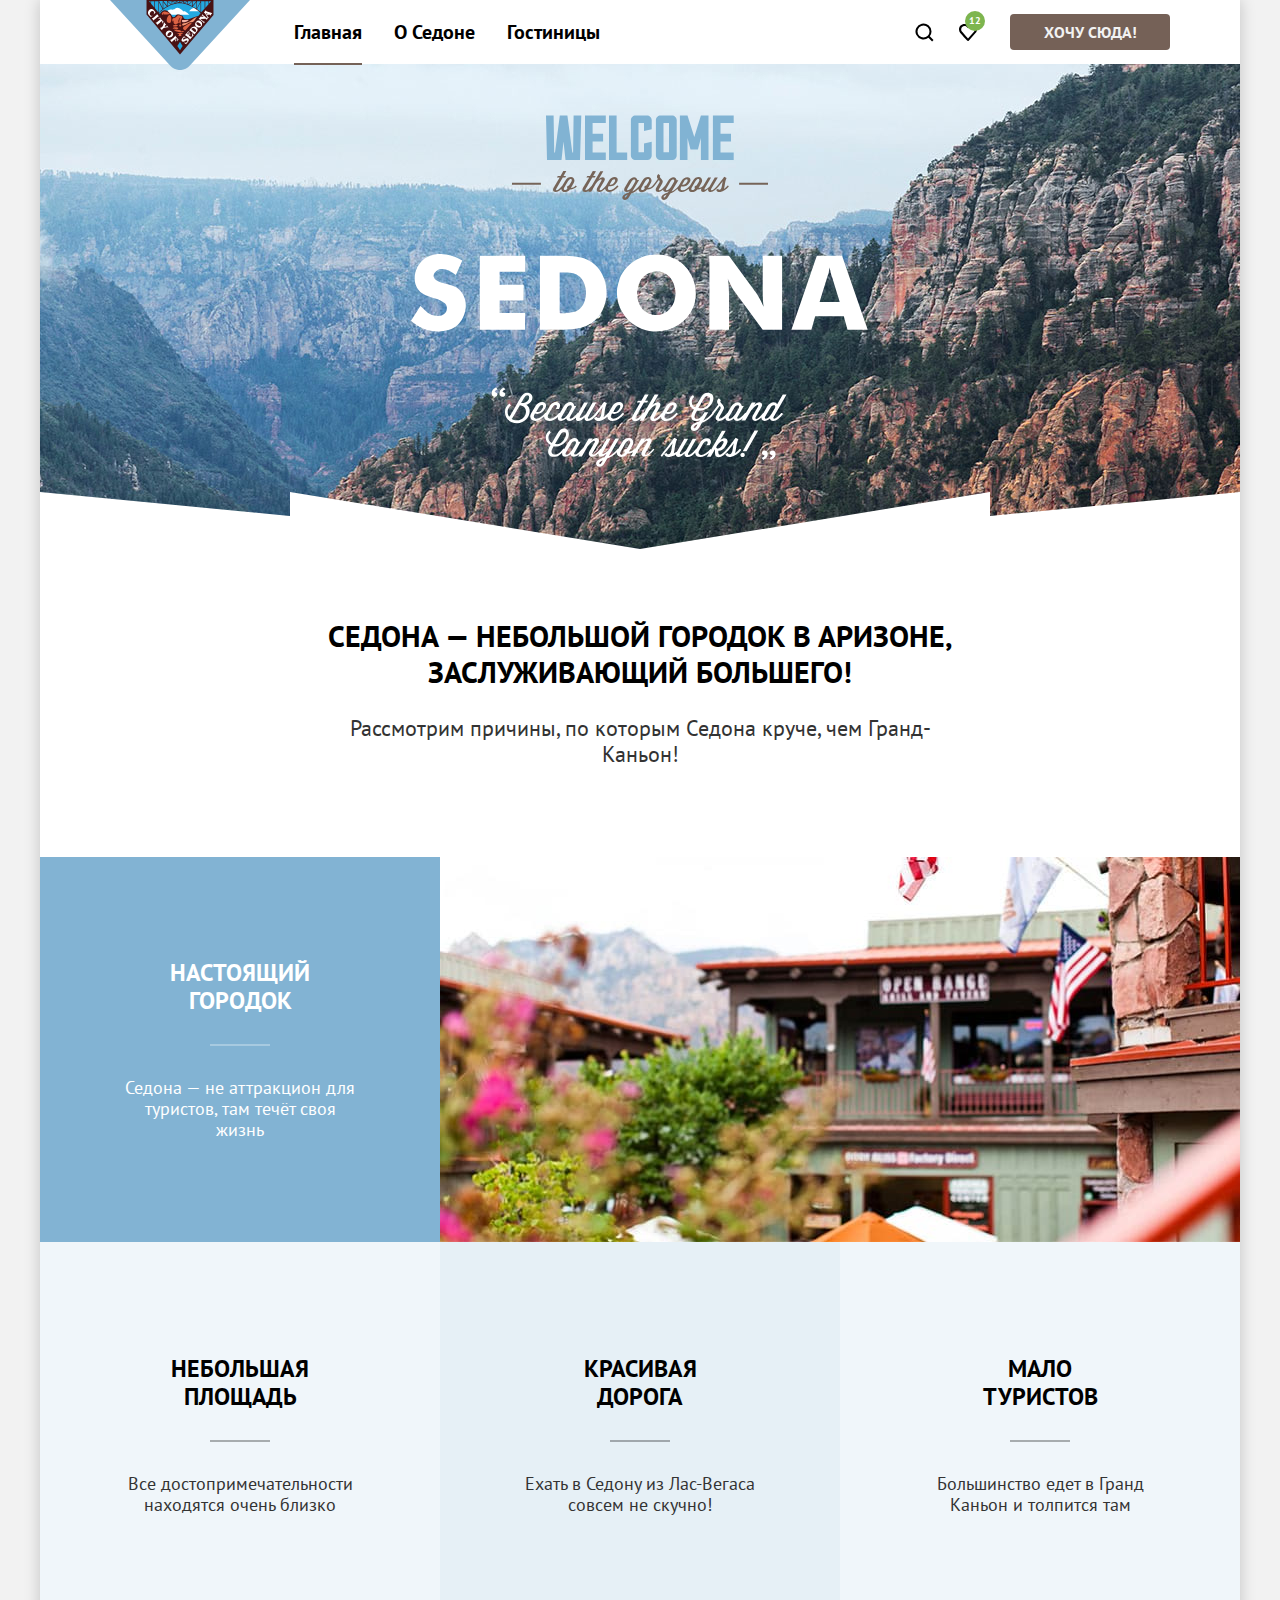
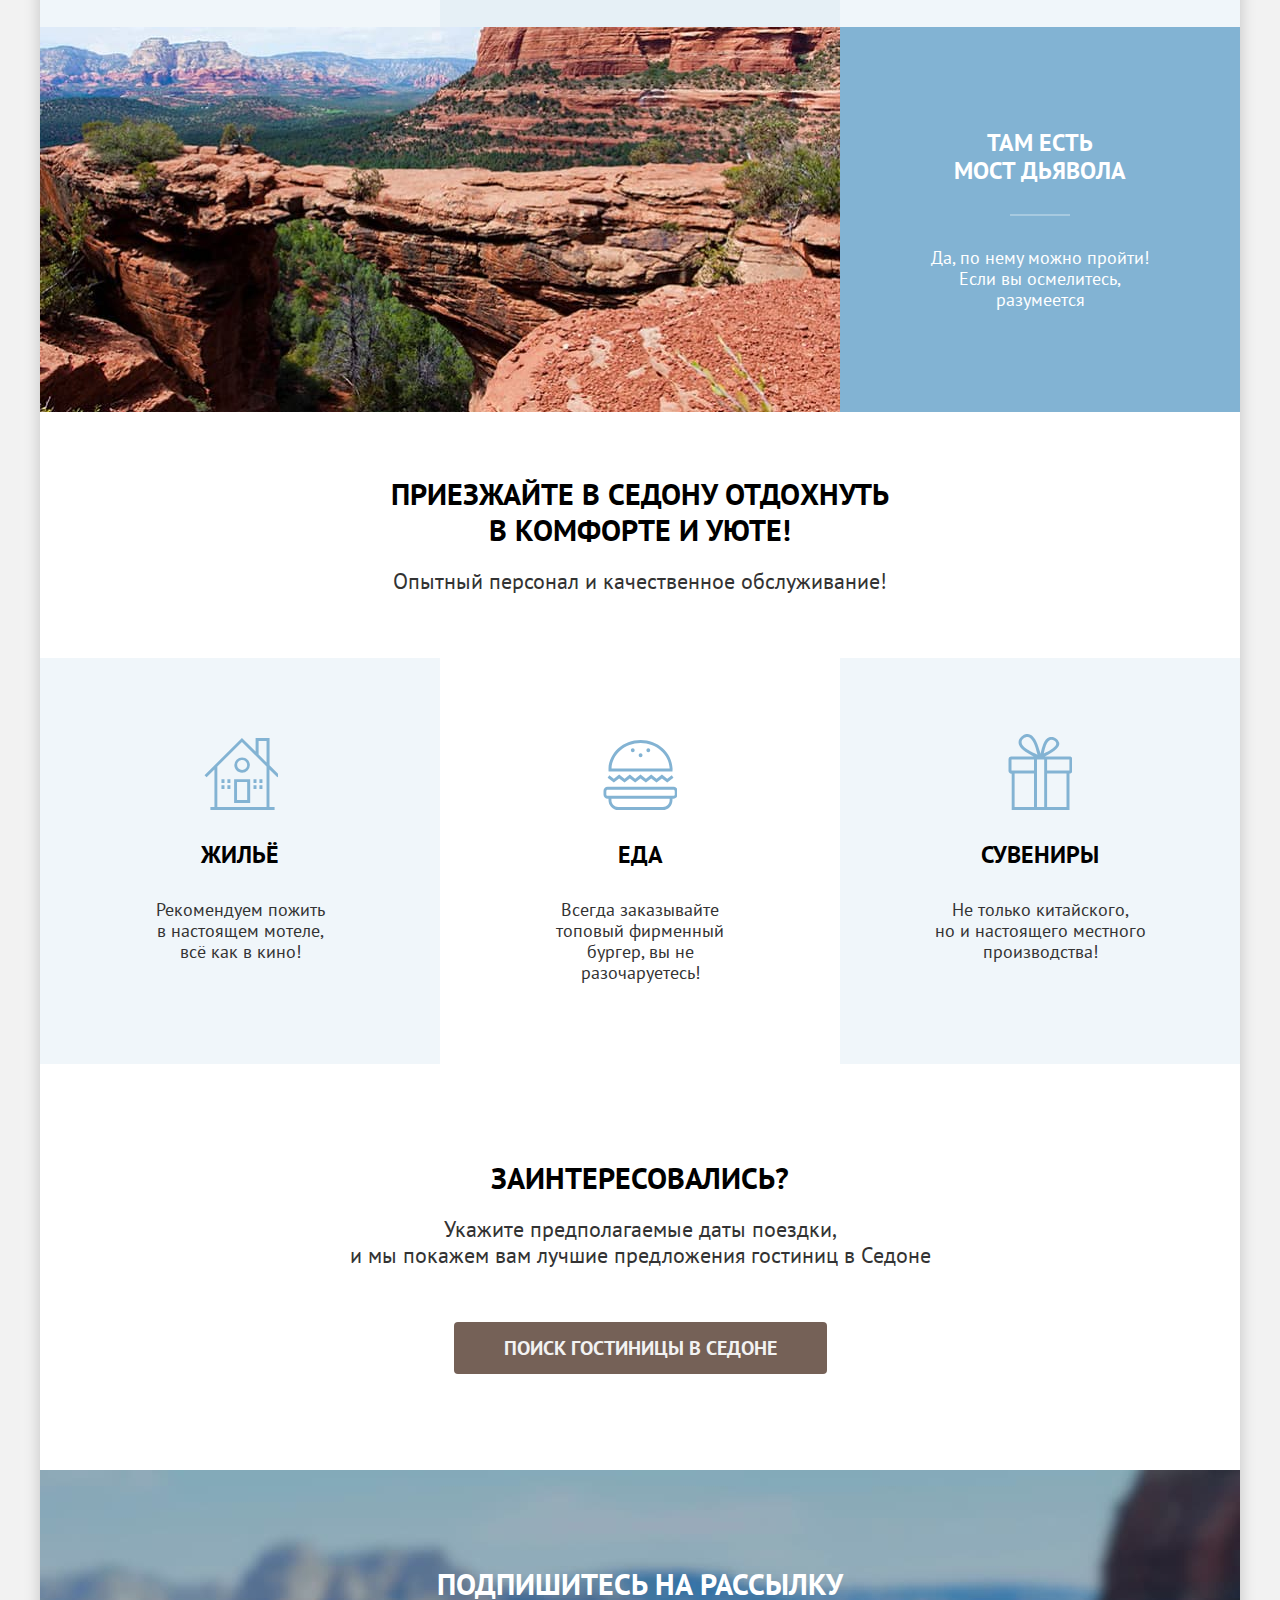
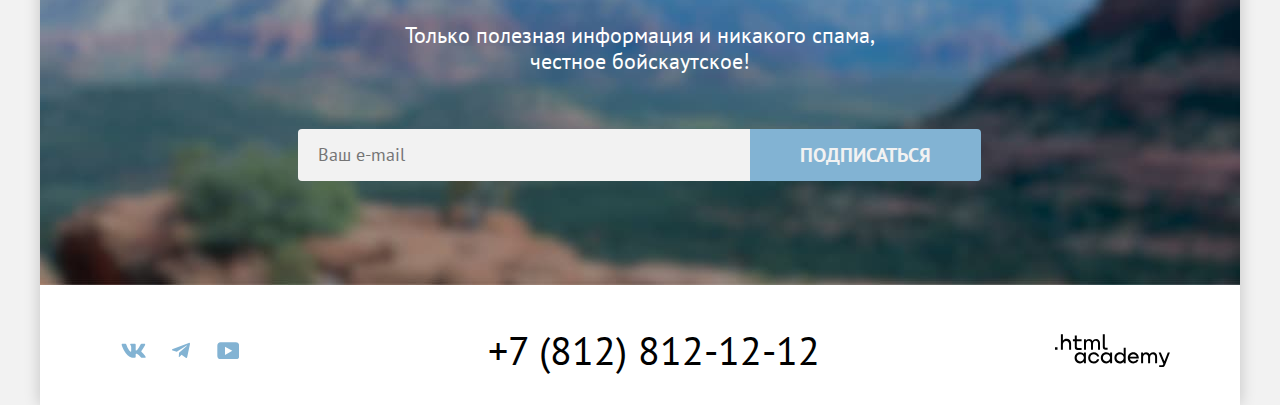
<file: 9/index.html>
<!DOCTYPE html>
<html lang="ru">
  <head>
    <meta charset="utf-8">
    <title>HTML Academy: Седона</title>
    <link rel="stylesheet" href="styles/styles.css">
    <link rel="icon" href="favicon.ico">
    <link rel="icon" type="image/png" href="images/favicon.png">
    <base href="https://htmlacademy-htmlcss.github.io/2325445-sedona-37/9/">
</head>
  <body>
    <div class="container">
      <header class="page-header">
        <nav class="navigation">
          <a class="nav-logo" href="index.html">
            <img class="page-header-logo" src="images/logo.svg" width="140" height="70" alt="Логотип сайта - надпись на английском языке Город Седона.">
          </a>
          <ul class="nav-list">
            <li class="nav-item">
              <a class="nav-link nav-link-current">Главная</a>
            </li>
            <li class="nav-item">
              <a class="nav-link" href="#">О Седоне</a>
            </li>
            <li class="nav-item">
              <a class="nav-link" href="catalog.html">Гостиницы</a>
            </li>
          </ul>
          <ul class="nav-list nav-list-user">
            <li class="nav-item">
              <button class="nav-link nav-link-user open-modal-search" type="button">
                <span class="visually-hidden">Поиск - открыть модальное окно.</span>
                <svg aria-hidden="true" focusable="false" width="20" height="20" viewBox="0 0 20 20" fill="none" xmlns="http://www.w3.org/2000/svg">
                  <path fill="#000" d="m19.5 18-3.7-3.7a8 8 0 0 0 1.7-4.8 8 8 0 1 0-3.1 6.3l3.7 3.7 1.4-1.5Zm-10-2.5a6 6 0 0 1-6-6 6 6 0 0 1 12 0 6 6 0 0 1-6 6Z"/>
                </svg>
              </button>
            </li>
            <li class="nav-item">
              <a class="nav-link nav-link-user nav-link-favourites" href="#">
                <span class="visually-hidden">Избранное.</span>
                <svg aria-hidden="true" focusable="false" width="20" height="20" viewBox="0 0 20 20" fill="none" xmlns="http://www.w3.org/2000/svg">
                  <path d="M9.9 19C9.6 19 9.3 18.9 9.1 18.6C3.7 12.5 2.4 11.1 2.1 10.7C1.4 9.8 1 8.6 1 7.4C1 4.4 3.4 2 6.5 2C7.8 2 9 2.5 10 3.3C11 2.5 12.3 2 13.5 2C16.5 2 19 4.4 19 7.4C19 8.7 18.5 9.9 17.7 10.8L10.7 18.7C10.5 18.9 10.3 19 9.9 19ZM3.9 9.5C4.2 9.9 7.4 13.5 10 16.4L16.2 9.4C16.7 8.9 16.9 8.2 16.9 7.4C16.9 5.6 15.4 4.1 13.6 4.1C12.6 4.1 11.6 4.6 10.9 5.4C10.6 5.7 10.3 5.8 10 5.8C9.7 5.8 9.4 5.6 9.2 5.4C8.5 4.6 7.5 4.1 6.5 4.1C4.7 4.1 3.2 5.6 3.2 7.4C3.1 8.3 3.5 9 3.9 9.5C3.8 9.5 3.8 9.5 3.9 9.5Z" fill="black"/>
                </svg>
                <p class="favourites-counter">12<span class="visually-hidden"> гостиниц в избранном.</span></p>
              </a>
            </li>
          </ul>
          <a class="button" href="#">Хочу сюда!</a>
        </nav>
      </header>

      <main class="main-container main-index">
        <section class="hero">
          <figure class="hero-image">
            <img src="images/hero/hero-text.svg" width="458" height="352" alt="Надпись на английском языке в стиле леттеринг.">
            <figcaption class="visually-hidden">
              <h1>Добро пожаловать в великолепную Седону.</h1>
              <p>"Потому что Гранд Каньон - отстой!"</p>
            </figcaption>
          </figure>
        </section>

        <section class="advantages">
          <h2 class="section-title advantages-title">Седона — небольшой городок в Аризоне, заслуживающий большего!</h2>
          <p class="section-desc advantages-desc">Рассмотрим причины, по которым Седона круче, чем Гранд-Каньон!</p>
          <ul class="advantages-list">
            <li class="advantages-item advantages-item-dark">
              <div class="advantages-item-wrapper">
                <h3 class="advantages-item-title">Настоящий городок</h3>
                <p class="advantages-item-desc">Седона — не аттракцион для туристов, там течёт своя жизнь</p>
              </div>
              <img class="advantages-img" src="images/advantages/advantages-city.jpg" width="800" height="385" alt="Расфокусированное фото городка Седона.">
            </li>
            <li class="advantages-item advantages-item-light">
              <div class="advantages-item-wrapper">
                <h3 class="advantages-item-title">Небольшая площадь</h3>
                <p class="advantages-item-desc">Все достопримечательности находятся очень близко</p>
              </div>
            </li>
            <li class="advantages-item">
              <div class="advantages-item-wrapper">
                <h3 class="advantages-item-title">Красивая дорога</h3>
                <p class="advantages-item-desc">Ехать в Седону из Лас-Вегаса совсем не скучно!</p>
              </div>
            </li>
            <li class="advantages-item advantages-item-light">
              <div class="advantages-item-wrapper">
                <h3 class="advantages-item-title">Мало туристов</h3>
                <p class="advantages-item-desc">Большинство едет в Гранд Каньон и толпится там</p>
              </div>
            </li>
            <li class="advantages-item advantages-item-dark advantages-item-reverse">
              <div class="advantages-item-wrapper">
                <h3 class="advantages-item-title">Там есть<br> мост дьявола</h3>
                <p class="advantages-item-desc">Да, по нему можно пройти! Если вы осмелитесь, разумеется</p>
              </div>
              <img class="advantages-img" src="images/advantages/advantages-bridge.jpg" width="800" height="385" alt="Каньон, над которым на большой высоте пролегает узкий каменный мост естественного происхождения.">
            </li>
          </ul>
        </section>

        <section class="services">
          <h2 class="section-title services-title">Приезжайте в Седону отдохнуть<br> в комфорте и уюте!</h2>
          <p class="section-desc services-desc">Опытный персонал и качественное обслуживание!</p>
          <ul class="services-list">
            <li class="services-item services-item-housing">
              <h3 class="services-item-title">Жильё</h3>
              <p class="services-item-desc">Рекомендуем пожить в&nbsp;настоящем мотеле,<br> всё как в кино!</p>
            </li>
            <li class="services-item services-item-food services-item-light">
              <h3 class="services-item-title">Еда</h3>
              <p class="services-item-desc">Всегда заказывайте<br> топовый фирменный бургер, вы не разочаруетесь!</p>
            </li>
            <li class="services-item services-item-souveniers">
              <h3 class="services-item-title">Сувениры</h3>
              <p class="services-item-desc">Не только китайского,<br> но и настоящего местного производства!</p>
            </li>
          </ul>
        </section>

        <section class="search">
          <h2 class="section-title search-title">Заинтересовались?</h2>
          <p class="section-desc search-desc">Укажите предполагаемые даты поездки,<br> и мы покажем вам лучшие предложения гостиниц в Седоне</p>
          <button class="button search-button" type="button">Поиск гостиницы в Седоне<span class="visually-hidden"> - открыть модальное окно.</span></button>
        </section>

        <section class="subscription">
          <h2 class="section-title subscription-title">Подпишитесь на рассылку</h2>
          <p class="section-desc subscription-desc">Только полезная информация и никакого спама,<br> честное бойскаутское!</p>
          <form class="subscription-form" action="https://echo.htmlacademy.ru/" method="post">
            <label class="visually-hidden" for="subscription-email">Введите Email.</label>
            <input class="subscription-field" type="email" name="subscription-email" id="subscription-email" placeholder="Ваш e-mail" required>
            <button class="button button-secondary subscription-button" type="submit">Подписаться</button>
          </form>
        </section>
      </main>

      <footer class="page-footer">
        <section class="footer-social">
          <h2 class="visually-hidden">Мы в социальных сетях.</h2>
          <ul class="footer-social-list">
            <li class="footer-social-item">
              <a class="footer-social-button" href="https://vk.com/htmlacademy">
                <svg aria-hidden="true" focusable="false" width="25" height="15" viewBox="0 0 25 15" fill="none" xmlns="http://www.w3.org/2000/svg">
                  <path fill="#83B3D3" fill-rule="evenodd" d="M24.12 1.8c.16-.54 0-.94-.8-.94H20.7c-.67 0-.98.34-1.15.73 0 0-1.33 3.2-3.22 5.27-.61.6-.9.8-1.23.8-.16 0-.41-.2-.41-.75v-5.1c0-.66-.19-.95-.74-.95H9.82c-.42 0-.67.3-.67.59 0 .62.95.76 1.04 2.51v3.8c0 .83-.15.98-.48.98-.9 0-3.06-3.2-4.34-6.88-.25-.72-.5-1-1.18-1H1.57c-.75 0-.9.34-.9.73 0 .68.89 4.07 4.14 8.55 2.17 3.06 5.23 4.72 8 4.72 1.68 0 1.88-.37 1.88-1v-2.32c0-.74.16-.88.7-.88.38 0 1.05.19 2.6 1.66 1.79 1.75 2.08 2.54 3.08 2.54h2.63c.75 0 1.12-.37.9-1.1-.23-.72-1.08-1.77-2.2-3.02-.62-.71-1.54-1.48-1.82-1.86-.39-.5-.28-.71 0-1.15 0 0 3.2-4.42 3.54-5.93Z" clip-rule="evenodd"/>
                </svg>
                <span class="visually-hidden">ВКонтакте.</span>
              </a>
            </li>
            <li class="footer-social-item">
              <a class="footer-social-button" href="https://t.me/htmlacademy">
                <svg aria-hidden="true" focusable="false" width="18" height="16" viewBox="0 0 18 16" fill="none" xmlns="http://www.w3.org/2000/svg">
                  <path fill="#83B3D3" d="M16.79.96.84 7.1c-1.09.44-1.08 1.05-.2 1.32l4.1 1.28 9.47-5.98c.44-.27.85-.13.52.17l-7.68 6.93-.28 4.22c.41 0 .6-.2.83-.41l1.99-1.94 4.13 3.06c.77.42 1.31.2 1.5-.71l2.72-12.8c.28-1.1-.43-1.61-1.16-1.28Z"/>
                </svg>
                <span class="visually-hidden">Телеграм.</span>
              </a>
            </li>
            <li class="footer-social-item">
              <a class="footer-social-button" href="https://www.youtube.com/user/htmlacademyru">
                <svg aria-hidden="true" focusable="false" width="22" height="17" viewBox="0 0 22 17" fill="none" xmlns="http://www.w3.org/2000/svg">
                  <path fill="#83B3D3" d="M18.94.36H3.51C1.65.36.33 1.95.33 3.76v10.09c0 1.91 1.32 3.5 3.18 3.5h15.65c1.64 0 3.17-1.59 3.17-3.4V3.76c-.22-1.8-1.53-3.4-3.39-3.4ZM7.99 12.89V4.82l7.34 4.04-7.34 4.03Z"/>
                </svg>
                <span class="visually-hidden" lang="en">YouTube.</span>
              </a>
            </li>
          </ul>
        </section>
        <section class="footer-contacts">
          <h2 class="visually-hidden">Позвоните нам.</h2>
          <a class="footer-contacts-phone" href="tel:+78128121212">+7 (812) 812-12-12</a>
        </section>
        <section class="footer-madeby">
          <h2 class="visually-hidden">Сделано в .html academy.</h2>
          <a class="footer-madeby-logo" href="https://htmlacademy.ru/">
            <svg aria-hidden="true" focusable="false" width="115" height="33" viewBox="0 0 115 33" fill="none" xmlns="http://www.w3.org/2000/svg">
              <path fill="#000" d="M0 13.26v2.6h2.5v-2.6H0ZM11.6 4.86c-1.6 0-2.8.7-3.6 1.7h-.1V.36h-2v15.5h2v-5.3c0-2.1 1.3-3.6 3.3-3.6 1.8 0 2.9 1.4 2.9 3.2v5.7h2v-6.1c.1-3-1.8-4.9-4.5-4.9ZM26.6 5.16h-4.8v-3.7h-2v3.8h-1.9v2h1.9v6c0 1.7 1 2.7 2.7 2.7h4.1v-2h-3.7c-.7 0-1.1-.4-1.1-1.1v-5.7h4.8v-2ZM41.1 4.96c-1.6 0-2.9.8-3.5 2.1h-.1c-.6-1.2-1.8-2.1-3.4-2.1-1.4 0-2.5.8-3.1 1.8h-.1v-1.6H29v10.6h2v-5.4c0-2 1-3.5 2.6-3.5 1.5 0 2.4 1 2.4 2.6v6.3h2v-5.6c0-2.4 1.4-3.3 2.6-3.3 1.5 0 2.4 1 2.4 2.6v6.3h2v-6.5c.1-2.5-1.4-4.3-3.9-4.3ZM47.8 13.06c0 1.7 1 2.7 2.8 2.7h2v-2h-1.7c-.7 0-1.1-.4-1.1-1.1V.36h-2v12.7ZM28.9 20.06c-.9-1.1-2.2-1.8-3.9-1.8-3.1 0-5.4 2.3-5.4 5.6s2.3 5.6 5.4 5.6c1.8 0 3-.8 3.8-1.9h.1v1.6h2v-10.6h-2v1.5Zm-3.6 7.4c-2.2 0-3.6-1.6-3.6-3.6s1.4-3.6 3.6-3.6 3.6 1.6 3.6 3.6c0 1.9-1.4 3.6-3.6 3.6ZM44.2 22.36c-.5-2.4-2.6-4.1-5.4-4.1a5.4 5.4 0 0 0-5.6 5.6c0 3.1 2.2 5.6 5.6 5.6 2.8 0 4.9-1.8 5.4-4.2h-2.1a3.4 3.4 0 0 1-3.3 2.3c-2.2 0-3.6-1.6-3.6-3.6s1.4-3.6 3.6-3.6c1.6 0 2.8 1 3.3 2.2h2.1v-.2ZM55.1 20.06c-.9-1.1-2.2-1.8-3.9-1.8-3.1 0-5.4 2.3-5.4 5.6s2.3 5.6 5.4 5.6c1.8 0 3-.8 3.8-1.9h.1v1.6h2v-10.6h-2v1.5Zm-3.6 7.4c-2.2 0-3.6-1.6-3.6-3.6s1.4-3.6 3.6-3.6 3.6 1.6 3.6 3.6c0 1.9-1.5 3.6-3.6 3.6ZM68.7 20.16c-.9-1.1-2.2-1.9-3.9-1.9-3.1 0-5.4 2.3-5.4 5.6s2.2 5.6 5.4 5.6c1.7 0 3-.8 3.8-1.8h.1v1.5h2v-15.4h-2v6.4Zm-3.6 7.3c-2.2 0-3.6-1.6-3.6-3.6s1.4-3.6 3.6-3.6 3.6 1.6 3.6 3.6c-.1 2-1.5 3.6-3.6 3.6ZM78.3 18.26c-3.3 0-5.5 2.5-5.5 5.6 0 3 2.1 5.6 5.5 5.6 2.5 0 4.5-1.3 5.2-3.6h-2.1c-.5 1-1.6 1.6-3 1.6-1.9 0-3.3-1.3-3.4-2.9h8.8c.2-3.6-2-6.3-5.5-6.3Zm0 1.9c1.7 0 3 1 3.3 2.6h-6.5c.3-1.5 1.5-2.6 3.2-2.6ZM98.2 18.26c-1.6 0-2.9.8-3.6 2h-.1c-.6-1.2-1.8-2-3.4-2-1.4 0-2.5.7-3.1 1.8v-1.5h-1.9v10.6h2v-5.4c0-2 1-3.4 2.6-3.5 1.5 0 2.4 1 2.4 2.6v6.3h2v-5.6c0-2.4 1.4-3.3 2.6-3.3 1.5 0 2.4 1 2.4 2.6v6.3h2v-6.5c.1-2.6-1.4-4.4-3.9-4.4ZM109.4 27.36l-3.6-8.9h-2.2l4.8 11.6c-.3.9-.7 1.2-1.7 1.2h-2.5v2h2.5c1.8 0 2.8-.8 3.5-2.6l4.7-12.2h-2.1l-3.4 8.9Z"/>
            </svg>
            <span class="visually-hidden">Логотип html academy.</span>
          </a>
        </section>
      </footer>

      <dialog class="modal-search">
        <div class="modal-wrapper">
          <h2 class="modal-title">Поиск гостиницы в Седоне</h2>
          <form class="modal-form" action="https://echo.htmlacademy.ru/" method="get">
            <label class="modal-date-label" for="arrival-date">
              <span class="modal-date-label-text">Дата Заезда:</span>
              <input class="modal-date-input" type="text" name="arrival-date" id="arrival-date" value="27 апреля 2020" placeholder="Укажите дату" required>
              <span class="modal-date-comment modal-date-comment-error">Мы не можем отправить вас в прошлое.</span>
            </label>
            <label class="modal-date-label" for="departure-date">
              <span class="modal-date-label-text">Дата Выезда:</span>
              <input class="modal-date-input" type="text" name="departure-date" id="departure-date" value="1 сентября 2023" placeholder="Укажите дату" required>
              <span class="modal-date-comment">На эти даты есть свободные номера. Пока есть.</span>
            </label>
            <div class="guest-count-wrapper">
              <label class="modal-guests-label" for="adults-count">Взрослые:</label>
              <div class="guest-count-input-wrapper">
                <button class="guest-count-button minus-button" type="button">
                  <span class="visually-hidden">Минус один гость.</span>
                  <svg aria-hidden="true" focusable="false" width="14" height="2" viewBox="0 0 14 2" fill="none" xmlns="http://www.w3.org/2000/svg">
                    <path d="M0 0v2h14V0H0Z" fill="#756157" fill-opacity=".3"/>
                  </svg>
                </button>
                <input class="guest-count" type="number" name="adults-count" id="adults-count" value="2" min="0" max="10">
                <button class="guest-count-button plus-button" type="button">
                  <span class="visually-hidden">Плюс один гость.</span>
                  <svg width="14" height="14" viewBox="0 0 14 14" fill="none" xmlns="http://www.w3.org/2000/svg">
                    <path d="M14 6H8V0H6v6H0v2h6v6h2V8h6V6Z" fill="#756157" fill-opacity=".3"/>
                  </svg>
                </button>
              </div>
            </div>
            <div class="guest-count-wrapper">
              <div class="tooltip-wrapper">
                <label class="modal-guests-label" for="kids-count">Дети:</label>
                <span class="tooltip">
                  <button class="tooltip-toggle" type="button" aria-labelledby="tooltip-label-kids">
                    <svg aria-hidden="true" focusable="false" width="2" height="12" viewBox="0 0 2 12" fill="none" xmlns="http://www.w3.org/2000/svg">
                      <path fill-rule="evenodd" clip-rule="evenodd" d="M0 0h2v2H0V0Zm2 12H0V3h2v9Z" fill="#fff"/>
                    </svg>
                  </button>
                  <span class="tooltip-text" role="tooltip" id="tooltip-label-kids">Укажите количество детей, которые будут с вами, возраст которых от 6 до 18 лет. Дети до 6 лет размещаются бесплатно.</span>
                </span>
              </div>
              <div class="guest-count-input-wrapper">
                <button class="guest-count-button minus-button" type="button">
                  <span class="visually-hidden">Минус один гость.</span>
                  <svg aria-hidden="true" focusable="false" width="14" height="2" viewBox="0 0 14 2" fill="none" xmlns="http://www.w3.org/2000/svg">
                    <path d="M0 0v2h14V0H0Z" fill="#756157" fill-opacity=".3"/>
                  </svg>
                </button>
                <input class="guest-count" type="number" name="kids-count" id="kids-count" value="2" min="0" max="10">
                <button class="guest-count-button plus-button" type="button">
                  <span class="visually-hidden">Плюс один гость.</span>
                  <svg width="14" height="14" viewBox="0 0 14 14" fill="none" xmlns="http://www.w3.org/2000/svg">
                    <path d="M14 6H8V0H6v6H0v2h6v6h2V8h6V6Z" fill="#756157" fill-opacity=".3"/>
                  </svg>
                </button>
              </div>
            </div>
            <button class="button button-secondary modal-button" type="submit">Найти</button>
          </form>
          <button class="modal-close-button" type="button">
            <span class="visually-hidden">Закрыть модальное окно.</span>
            <svg aria-hidden="true" focusable="false" width="15" height="15" viewBox="0 0 15 15" fill="none" xmlns="http://www.w3.org/2000/svg">
              <path d="M14.5 1.8 13.2.5 7.5 6.2 1.8.5.5 1.8l5.7 5.7-5.7 5.7 1.3 1.3 5.7-5.7 5.7 5.7 1.3-1.3-5.7-5.7 5.7-5.7Z" fill="#000"/>
            </svg>
          </button>
        </div>
      </dialog>
    </div>

    <script src="./modal.js"></script>
  </body>
</html>
</file>
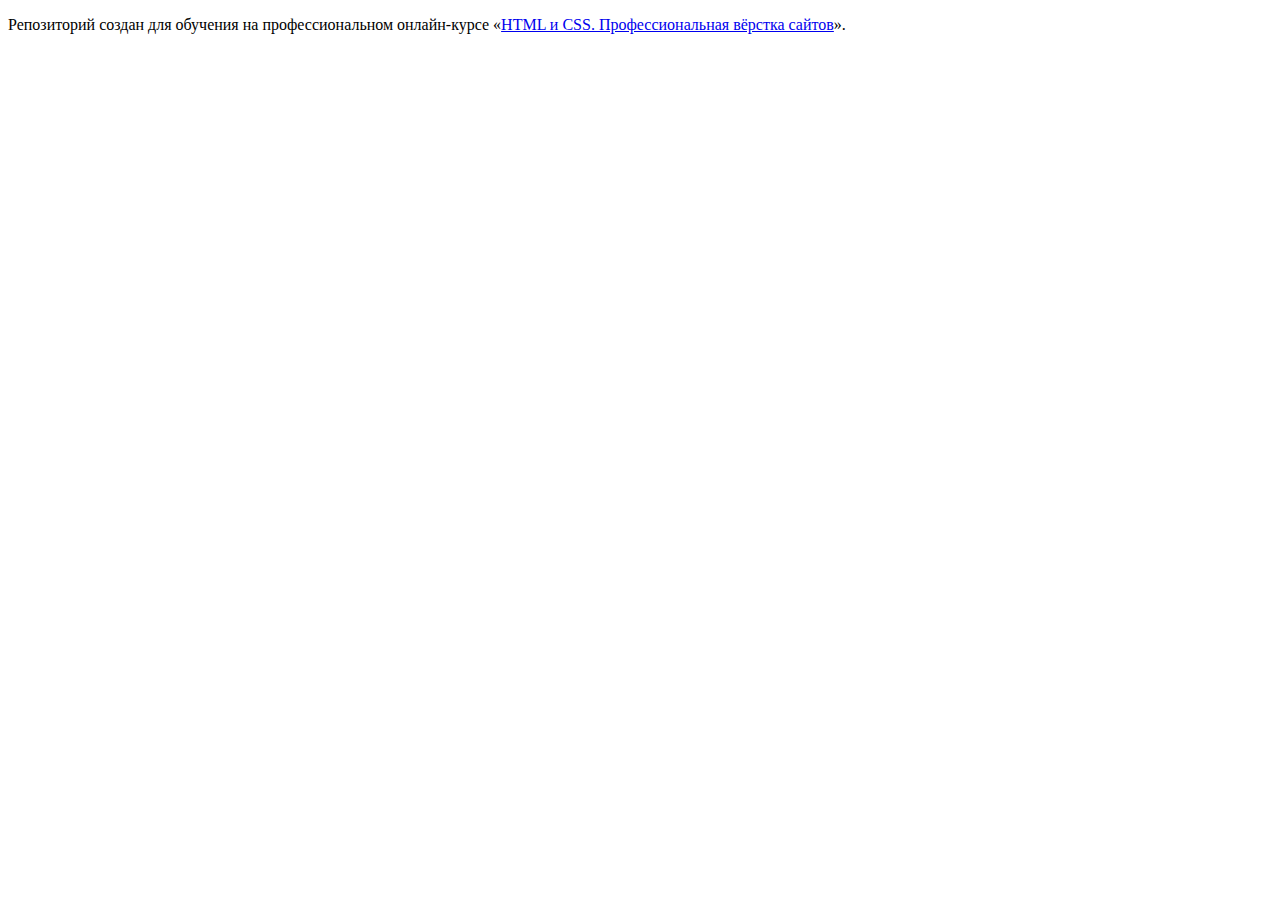
<file: master/index.html>
<!DOCTYPE html>
<html lang="ru">
  <head>
    <meta charset="utf-8">
    <title>HTML Academy: Седона</title>
    <base href="https://htmlacademy-htmlcss.github.io/2325445-sedona-37/master/">
</head>
  <body>

    <p>Репозиторий создан для обучения на профессиональном онлайн‑курсе «<a href="https://htmlacademy.ru/intensive/htmlcss">HTML и CSS. Профессиональная вёрстка сайтов</a>».</p>

  </body>
</html>
</file>
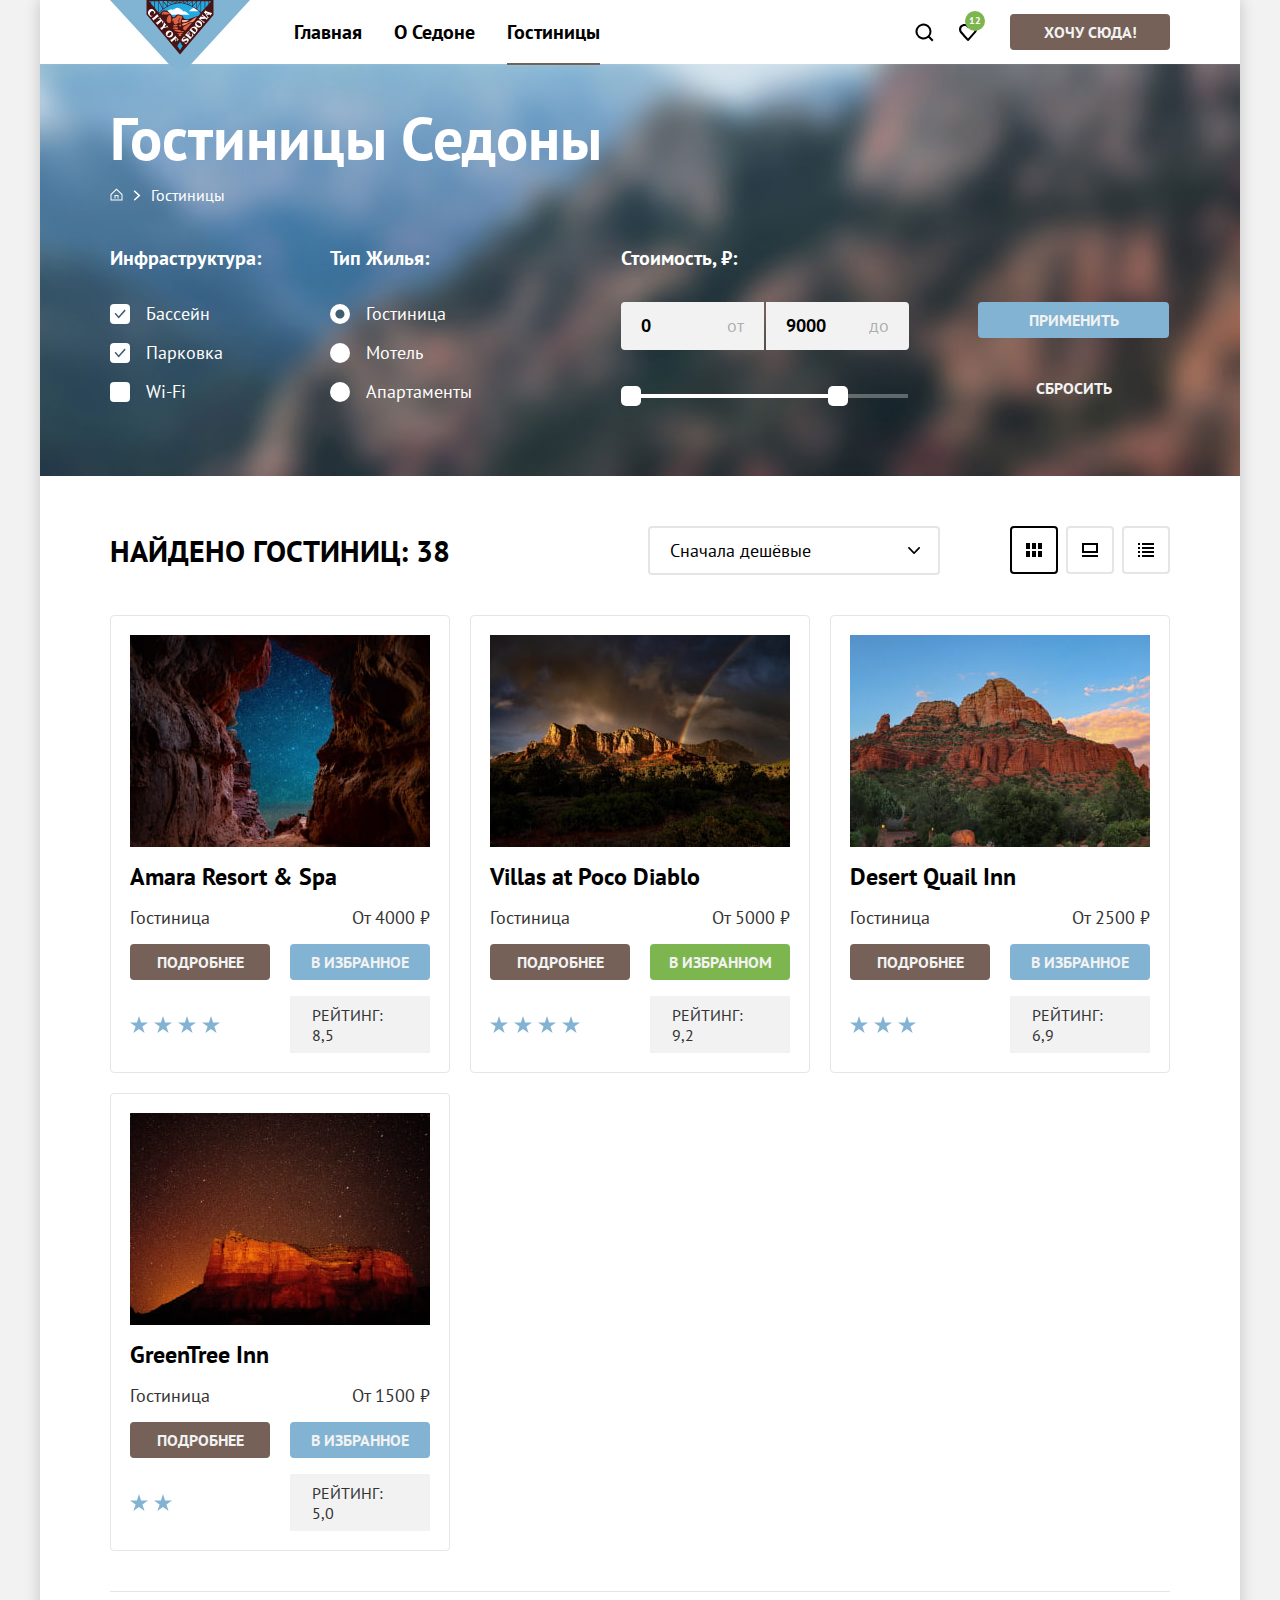
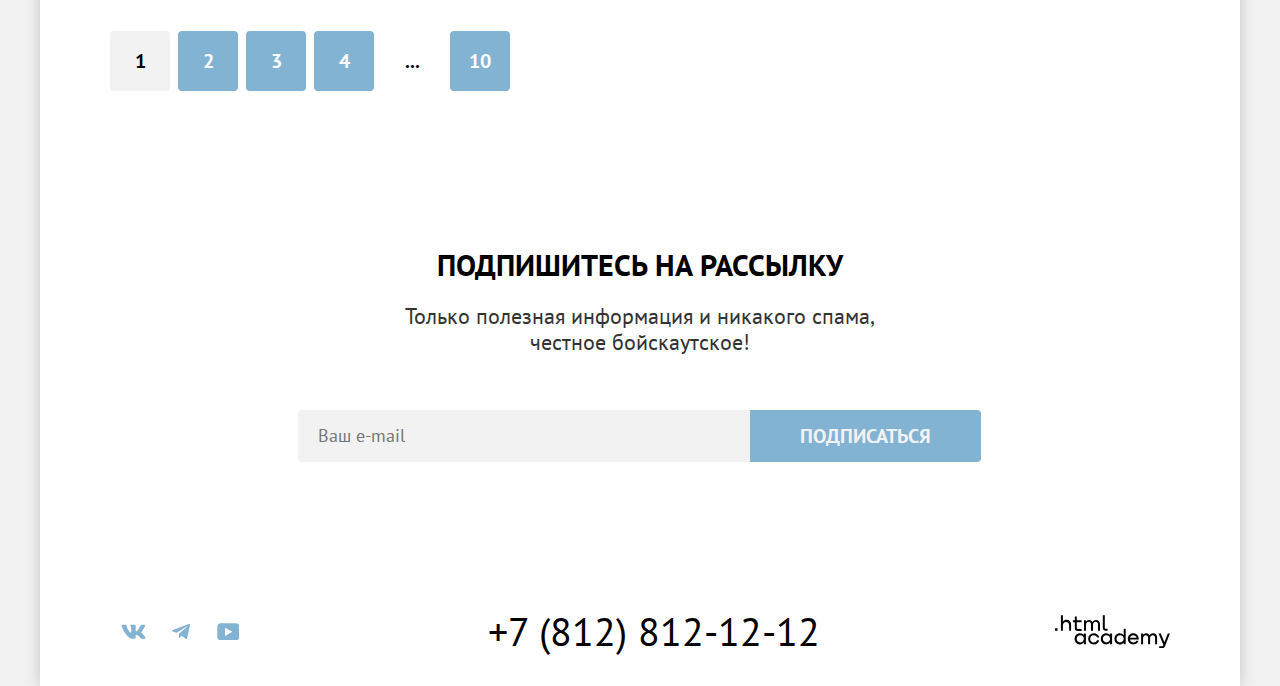
<file: catalog.html>
<!DOCTYPE html>
<html lang="ru">
  <head>
    <meta charset="utf-8">
    <title>HTML Academy: Седона - Гостиницы</title>
    <link rel="stylesheet" href="styles/styles.css">
    <link rel="icon" href="favicon.ico">
    <link rel="icon" type="image/png" href="images/favicon.png">
  </head>
  <body>
    <div class="container">
      <header class="page-header" data-test="header">
        <nav class="navigation">
          <a class="nav-logo" href="index.html">
            <img class="page-header-logo" src="images/logo.svg" width="140" height="70" alt="Логотип сайта - надпись на английском языке Город Седона.">
          </a>
          <ul class="nav-list">
            <li>
              <a class="nav-link" href="index.html">Главная</a>
            </li>
            <li>
              <a class="nav-link" href="#">О Седоне</a>
            </li>
            <li>
              <a class="nav-link nav-link-current" href="catalog.html">Гостиницы</a>
            </li>
          </ul>
          <ul class="nav-list nav-list-user">
            <li>
              <button class="nav-link nav-link-user open-modal-search" type="button">
                <span class="visually-hidden">Поиск - открыть модальное окно.</span>
                <svg aria-hidden="true" focusable="false" width="20" height="20" viewBox="0 0 20 20" fill="none" xmlns="http://www.w3.org/2000/svg">
                  <path fill="#000" d="m19.5 18-3.7-3.7a8 8 0 0 0 1.7-4.8 8 8 0 1 0-3.1 6.3l3.7 3.7 1.4-1.5Zm-10-2.5a6 6 0 0 1-6-6 6 6 0 0 1 12 0 6 6 0 0 1-6 6Z"/>
                </svg>
              </button>
            </li>
            <li>
              <a class="nav-link nav-link-user nav-link-favourites" href="#">
                <span class="visually-hidden">Избранное.</span>
                <svg aria-hidden="true" focusable="false" width="20" height="20" viewBox="0 0 20 20" fill="none" xmlns="http://www.w3.org/2000/svg">
                  <path d="M9.9 19C9.6 19 9.3 18.9 9.1 18.6C3.7 12.5 2.4 11.1 2.1 10.7C1.4 9.8 1 8.6 1 7.4C1 4.4 3.4 2 6.5 2C7.8 2 9 2.5 10 3.3C11 2.5 12.3 2 13.5 2C16.5 2 19 4.4 19 7.4C19 8.7 18.5 9.9 17.7 10.8L10.7 18.7C10.5 18.9 10.3 19 9.9 19ZM3.9 9.5C4.2 9.9 7.4 13.5 10 16.4L16.2 9.4C16.7 8.9 16.9 8.2 16.9 7.4C16.9 5.6 15.4 4.1 13.6 4.1C12.6 4.1 11.6 4.6 10.9 5.4C10.6 5.7 10.3 5.8 10 5.8C9.7 5.8 9.4 5.6 9.2 5.4C8.5 4.6 7.5 4.1 6.5 4.1C4.7 4.1 3.2 5.6 3.2 7.4C3.1 8.3 3.5 9 3.9 9.5C3.8 9.5 3.8 9.5 3.9 9.5Z" fill="black"/>
                </svg>
                <p class="favourites-counter">12<span class="visually-hidden"> гостиниц в избранном.</span></p>
              </a>
            </li>
          </ul>
          <a class="button" href="#">Хочу сюда!</a>
        </nav>
      </header>

      <main class="main-container" data-test="main">
        <section class="filter">
          <div class="filter-container">
            <h1 class="filter-title">Гостиницы Седоны</h1>
            <ul class="breadcrumbs">
              <li class="breadcrumbs-item">
                <a class="breadcrumbs-link" href="index.html">
                  <span class="visually-hidden">Главная.</span>
                </a>
              </li>
              <li class="breadcrumbs-item">
                <a class="breadcrumbs-link">Гостиницы</a>
              </li>
            </ul>

            <h2 class="visually-hidden">Параметры фильтрации.</h2>
            <form class="filter-form" action="https://echo.htmlacademy.ru/" method="get" data-test="filter">
              <fieldset class="filter-group">
                <legend class="filter-group-title">Инфраструктура:</legend>
                <ul class="filter-list">
                  <li class="filter-item">
                    <label class="control">
                      <input class="control-input" type="checkbox" name="swimming-pool" checked>
                      <span class="control-label">Бассейн</span>
                    </label>
                  </li>
                  <li class="filter-item">
                    <label class="control">
                      <input class="control-input" type="checkbox" name="parking" checked>
                      <span class="control-label">Парковка</span>
                    </label>
                  </li>
                  <li class="filter-item">
                    <label class="control" lang="en">
                      <input class="control-input" type="checkbox" name="wifi">
                      <span class="control-label">Wi-Fi</span>
                    </label>
                  </li>
                </ul>
              </fieldset>

              <fieldset class="filter-group">
                <legend class="filter-group-title">Тип Жилья:</legend>
                <ul class="filter-list">
                  <li class="filter-item">
                    <label class="control">
                      <input class="control-input" type="radio" name="housing-type" value="hotel" checked>
                      <span class="control-label">Гостиница</span>
                    </label>
                  </li>
                  <li class="filter-item">
                    <label class="control">
                      <input class="control-input" type="radio" name="housing-type" value="motel">
                      <span class="control-label">Мотель</span>
                    </label>
                  </li>
                  <li class="filter-item">
                    <label class="control">
                      <input class="control-input" type="radio" name="housing-type" value="apartment">
                      <span class="control-label">Апартаменты</span>
                    </label>
                  </li>
                </ul>
              </fieldset>

              <fieldset class="filter-group filter-group-range">
                <legend class="filter-group-title">Стоимость, ₽:</legend>

                  <div class="filter-range-input-wrapper">
                    <label class="filter-range-label">
                      от <input class="range-input" type="number" name="min-price" value="0">
                    </label>
                    <label class="filter-range-label">
                      до <input class="range-input" type="number" name="max-price" value="9000">
                    </label>
                  </div>

                  <div class="filter-range">
                    <div class="range-scale">
                      <div class="range-bar" style="left: 0; right: 60px">
                        <button class="range-toggle toggle-min" type="button">
                          <span class="visually-hidden">Изменить минимальную цену.</span>
                        </button>
                        <button class="range-toggle toggle-max" type="button">
                          <span class="visually-hidden">Изменить максимальную цену.</span>
                        </button>
                      </div>
                    </div>
                </div>
              </fieldset>

              <div class="filter-buttons">
                <button class="button button-secondary" type="submit">Применить</button>
                <button class="button reset-button button-transparent" type="reset">Сбросить</button>
              </div>
            </form>
          </div>
        </section>

        <section class="catalog" data-test="catalog">
          <div class="catalog-row">
            <h2 class="catalog-title">Найдено гостиниц: <span>38</span></h2>

            <div class="catalog-select">
              <select class="select-control" aria-label="Сортировка">
                <option value="low-to-high">Сначала дешёвые</option>
                <option value="high-to-low">Сначала дорогие</option>
                <option value="popular">По популярности</option>
              </select>
            </div>

            <ul class="catalog-view">
              <li class="catalog-card-view">
                <a href="#" class="catalog-view-button catalog-view-button-active">
                  <span class="visually-hidden">Показать карточки.</span>
                </a>
              </li>
              <li class="catalog-slide-view">
                <a href="#" class="catalog-view-button">
                  <span class="visually-hidden">Показать в виде слайдера.</span>
                </a>
              </li>
              <li class="catalog-list-view">
                <a href="#" class="catalog-view-button">
                  <span class="visually-hidden">Показать списком.</span>
                </a>
              </li>
            </ul>
          </div>

          <ul class="catalog-results-list">
            <li class="housing-card">
              <a class="housing-card-link" href="#">
                <img class="housing-card-img" src="images/cards/amara-resort.jpg" width="300" height="212" alt="Ночной пейзаж - звездное небо между красными скалами.">
              </a>
              <h3 class="housing-card-title">
                <a class="housing-card-link" href="#">Amara Resort & Spa</a>
              </h3>
              <p class="housing-card-type">Гостиница</p>
              <p class="housing-card-price">От 4000 ₽</p>
              <a class="button" href="#">Подробнее</a>
              <button class="button button-secondary" type="button">В избранное</button>
              <figure class="housing-card-stars">
                <img src="images/cards/4-stars.svg" width="90" height="17" alt="Оценка гостиницы - четыре звезды.">
              </figure>
              <span class="housing-card-rating">Рейтинг: 8,5</span>
            </li>

            <li class="housing-card">
              <a class="housing-card-link" href="#">
                <img class="housing-card-img" src="images/cards/villas-at-poco-diablo.jpg" width="300" height="212" alt="Пейзаж - массивный каньон вдали, над каньоном тучи и радуга.">
              </a>
              <h3 class="housing-card-title">
                <a class="housing-card-link" href="#">Villas at Poco Diablo</a>
              </h3>
              <p class="housing-card-type">Гостиница</p>
              <p class="housing-card-price">От 5000 ₽</p>
              <a class="button" href="#">Подробнее</a>
              <button class="button button-secondary button-active" type="button">В избранном</button>
              <figure class="housing-card-stars">
                <img src="images/cards/4-stars.svg" width="90" height="17" alt="Оценка гостиницы - четыре звезды.">
              </figure>
              <span class="housing-card-rating">Рейтинг: 9,2</span>
            </li>

            <li class="housing-card">
              <a class="housing-card-link" href="#">
                <img class="housing-card-img" src="images/cards/desert-quail-inn.jpg" width="300" height="212" alt="Пейзаж - массивный каньон на фоне светлого неба, на переднем плане много растительности.">
              </a>
              <h3 class="housing-card-title">
                <a class="housing-card-link" href="#">Desert Quail Inn</a>
              </h3>
              <p class="housing-card-type">Гостиница</p>
              <p class="housing-card-price">От 2500 ₽</p>
              <a class="button" href="#">Подробнее</a>
              <button class="button button-secondary" type="button">В избранное</button>
              <figure class="housing-card-stars">
                <img src="images/cards/3-stars.svg" width="66" height="17" alt="Оценка гостиницы - три звезды.">
              </figure>
              <span class="housing-card-rating">Рейтинг: 6,9</span>
            </li>

            <li class="housing-card">
              <a class="housing-card-link" href="#">
                <img class="housing-card-img" src="images/cards/green-tree-inn.jpg" width="300" height="212" alt="Ночной пейзаж - массивный каньон вдали на фоне звездного неба.">
              </a>
              <h3 class="housing-card-title">
                <a class="housing-card-link" href="#">GreenTree Inn</a>
              </h3>
              <p class="housing-card-type">Гостиница</p>
              <p class="housing-card-price">От 1500 ₽</p>
              <a class="button" href="#">Подробнее</a>
              <button class="button button-secondary" type="button">В избранное</button>
              <figure class="housing-card-stars">
                <img src="images/cards/2-stars.svg" width="42" height="17" alt="Оценка гостиницы - две звезды.">
              </figure>
              <span class="housing-card-rating">Рейтинг: 5,0</span>
            </li>
          </ul>

          <h3 class="visually-hidden">Пагинация</h3>
          <ol class="pagination">
            <li>
              <a class="pagination-link pagination-current">1</a>
            </li>
            <li>
              <a class="pagination-link" href="#">2</a>
            </li>
            <li>
              <a class="pagination-link" href="#">3</a>
            </li>
            <li>
              <a class="pagination-link" href="#">4</a>
            </li>
            <li>
              <a class="pagination-link pagination-skip">...</a>
            </li>
            <li>
              <a class="pagination-link" href="#">10</a>
            </li>
          </ol>
        </section>

        <section class="subscription subscription-inner" data-test="subscribe">
          <h2 class="section-title subscription-title">Подпишитесь на рассылку</h2>
          <p class="section-desc subscription-desc">Только полезная информация и никакого спама,<br> честное бойскаутское!</p>
          <form class="subscription-form" action="https://echo.htmlacademy.ru/" method="post">
            <label class="visually-hidden" for="subscription-email" lang="en">Введите Email.</label>
            <input class="subscription-field" type="email" name="subscription-email" id="subscription-email" placeholder="Ваш e-mail" required>
            <button class="button button-secondary subscription-button" type="submit">Подписаться</button>
          </form>
        </section>
      </main>

      <footer class="page-footer" data-test="footer">
        <section class="footer-social">
          <h2 class="visually-hidden">Мы в социальных сетях.</h2>
          <ul class="footer-social-list">
            <li>
              <a class="footer-social-button" href="https://vk.com/htmlacademy">
                <svg aria-hidden="true" focusable="false" width="25" height="15" viewBox="0 0 25 15" fill="none" xmlns="http://www.w3.org/2000/svg">
                  <path fill="#83B3D3" fill-rule="evenodd" d="M24.12 1.8c.16-.54 0-.94-.8-.94H20.7c-.67 0-.98.34-1.15.73 0 0-1.33 3.2-3.22 5.27-.61.6-.9.8-1.23.8-.16 0-.41-.2-.41-.75v-5.1c0-.66-.19-.95-.74-.95H9.82c-.42 0-.67.3-.67.59 0 .62.95.76 1.04 2.51v3.8c0 .83-.15.98-.48.98-.9 0-3.06-3.2-4.34-6.88-.25-.72-.5-1-1.18-1H1.57c-.75 0-.9.34-.9.73 0 .68.89 4.07 4.14 8.55 2.17 3.06 5.23 4.72 8 4.72 1.68 0 1.88-.37 1.88-1v-2.32c0-.74.16-.88.7-.88.38 0 1.05.19 2.6 1.66 1.79 1.75 2.08 2.54 3.08 2.54h2.63c.75 0 1.12-.37.9-1.1-.23-.72-1.08-1.77-2.2-3.02-.62-.71-1.54-1.48-1.82-1.86-.39-.5-.28-.71 0-1.15 0 0 3.2-4.42 3.54-5.93Z" clip-rule="evenodd"/>
                </svg>
                <span class="visually-hidden">ВКонтакте.</span>
              </a>
            </li>
            <li>
              <a class="footer-social-button" href="https://t.me/htmlacademy">
                <svg aria-hidden="true" focusable="false" width="18" height="16" viewBox="0 0 18 16" fill="none" xmlns="http://www.w3.org/2000/svg">
                  <path fill="#83B3D3" d="M16.79.96.84 7.1c-1.09.44-1.08 1.05-.2 1.32l4.1 1.28 9.47-5.98c.44-.27.85-.13.52.17l-7.68 6.93-.28 4.22c.41 0 .6-.2.83-.41l1.99-1.94 4.13 3.06c.77.42 1.31.2 1.5-.71l2.72-12.8c.28-1.1-.43-1.61-1.16-1.28Z"/>
                </svg>
                <span class="visually-hidden">Телеграм.</span>
              </a>
            </li>
            <li>
              <a class="footer-social-button" href="https://www.youtube.com/user/htmlacademyru">
                <svg aria-hidden="true" focusable="false" width="22" height="17" viewBox="0 0 22 17" fill="none" xmlns="http://www.w3.org/2000/svg">
                  <path fill="#83B3D3" d="M18.94.36H3.51C1.65.36.33 1.95.33 3.76v10.09c0 1.91 1.32 3.5 3.18 3.5h15.65c1.64 0 3.17-1.59 3.17-3.4V3.76c-.22-1.8-1.53-3.4-3.39-3.4ZM7.99 12.89V4.82l7.34 4.04-7.34 4.03Z"/>
                </svg>
                <span class="visually-hidden" lang="en">YouTube.</span>
              </a>
            </li>
          </ul>
        </section>
        <section>
          <h2 class="visually-hidden">Позвоните нам.</h2>
          <a class="footer-contacts-phone" href="tel:+78128121212">+7 (812) 812-12-12</a>
        </section>
        <section>
          <h2 class="visually-hidden">Сделано в .html academy.</h2>
          <a class="footer-madeby-logo" href="https://htmlacademy.ru/">
            <svg aria-hidden="true" focusable="false" width="115" height="33" viewBox="0 0 115 33" fill="none" xmlns="http://www.w3.org/2000/svg">
              <path fill="#000" d="M0 13.26v2.6h2.5v-2.6H0ZM11.6 4.86c-1.6 0-2.8.7-3.6 1.7h-.1V.36h-2v15.5h2v-5.3c0-2.1 1.3-3.6 3.3-3.6 1.8 0 2.9 1.4 2.9 3.2v5.7h2v-6.1c.1-3-1.8-4.9-4.5-4.9ZM26.6 5.16h-4.8v-3.7h-2v3.8h-1.9v2h1.9v6c0 1.7 1 2.7 2.7 2.7h4.1v-2h-3.7c-.7 0-1.1-.4-1.1-1.1v-5.7h4.8v-2ZM41.1 4.96c-1.6 0-2.9.8-3.5 2.1h-.1c-.6-1.2-1.8-2.1-3.4-2.1-1.4 0-2.5.8-3.1 1.8h-.1v-1.6H29v10.6h2v-5.4c0-2 1-3.5 2.6-3.5 1.5 0 2.4 1 2.4 2.6v6.3h2v-5.6c0-2.4 1.4-3.3 2.6-3.3 1.5 0 2.4 1 2.4 2.6v6.3h2v-6.5c.1-2.5-1.4-4.3-3.9-4.3ZM47.8 13.06c0 1.7 1 2.7 2.8 2.7h2v-2h-1.7c-.7 0-1.1-.4-1.1-1.1V.36h-2v12.7ZM28.9 20.06c-.9-1.1-2.2-1.8-3.9-1.8-3.1 0-5.4 2.3-5.4 5.6s2.3 5.6 5.4 5.6c1.8 0 3-.8 3.8-1.9h.1v1.6h2v-10.6h-2v1.5Zm-3.6 7.4c-2.2 0-3.6-1.6-3.6-3.6s1.4-3.6 3.6-3.6 3.6 1.6 3.6 3.6c0 1.9-1.4 3.6-3.6 3.6ZM44.2 22.36c-.5-2.4-2.6-4.1-5.4-4.1a5.4 5.4 0 0 0-5.6 5.6c0 3.1 2.2 5.6 5.6 5.6 2.8 0 4.9-1.8 5.4-4.2h-2.1a3.4 3.4 0 0 1-3.3 2.3c-2.2 0-3.6-1.6-3.6-3.6s1.4-3.6 3.6-3.6c1.6 0 2.8 1 3.3 2.2h2.1v-.2ZM55.1 20.06c-.9-1.1-2.2-1.8-3.9-1.8-3.1 0-5.4 2.3-5.4 5.6s2.3 5.6 5.4 5.6c1.8 0 3-.8 3.8-1.9h.1v1.6h2v-10.6h-2v1.5Zm-3.6 7.4c-2.2 0-3.6-1.6-3.6-3.6s1.4-3.6 3.6-3.6 3.6 1.6 3.6 3.6c0 1.9-1.5 3.6-3.6 3.6ZM68.7 20.16c-.9-1.1-2.2-1.9-3.9-1.9-3.1 0-5.4 2.3-5.4 5.6s2.2 5.6 5.4 5.6c1.7 0 3-.8 3.8-1.8h.1v1.5h2v-15.4h-2v6.4Zm-3.6 7.3c-2.2 0-3.6-1.6-3.6-3.6s1.4-3.6 3.6-3.6 3.6 1.6 3.6 3.6c-.1 2-1.5 3.6-3.6 3.6ZM78.3 18.26c-3.3 0-5.5 2.5-5.5 5.6 0 3 2.1 5.6 5.5 5.6 2.5 0 4.5-1.3 5.2-3.6h-2.1c-.5 1-1.6 1.6-3 1.6-1.9 0-3.3-1.3-3.4-2.9h8.8c.2-3.6-2-6.3-5.5-6.3Zm0 1.9c1.7 0 3 1 3.3 2.6h-6.5c.3-1.5 1.5-2.6 3.2-2.6ZM98.2 18.26c-1.6 0-2.9.8-3.6 2h-.1c-.6-1.2-1.8-2-3.4-2-1.4 0-2.5.7-3.1 1.8v-1.5h-1.9v10.6h2v-5.4c0-2 1-3.4 2.6-3.5 1.5 0 2.4 1 2.4 2.6v6.3h2v-5.6c0-2.4 1.4-3.3 2.6-3.3 1.5 0 2.4 1 2.4 2.6v6.3h2v-6.5c.1-2.6-1.4-4.4-3.9-4.4ZM109.4 27.36l-3.6-8.9h-2.2l4.8 11.6c-.3.9-.7 1.2-1.7 1.2h-2.5v2h2.5c1.8 0 2.8-.8 3.5-2.6l4.7-12.2h-2.1l-3.4 8.9Z"/>
            </svg>
            <span class="visually-hidden">Логотип html academy.</span>
          </a>
        </section>
      </footer>

      <dialog class="modal-search">
        <div class="modal-wrapper">
          <h2 class="modal-title">Поиск гостиницы в Седоне</h2>
          <form class="modal-form" action="https://echo.htmlacademy.ru/" method="get">
            <label class="modal-date-label" for="arrival-date">
              <span class="modal-date-label-text">Дата Заезда:</span>
              <input class="modal-date-input" type="text" name="arrival-date" id="arrival-date" value="27 апреля 2020" placeholder="Укажите дату" required>
              <span class="modal-date-comment modal-date-comment-error">Мы не можем отправить вас в прошлое.</span>
            </label>
            <label class="modal-date-label" for="departure-date">
              <span class="modal-date-label-text">Дата Выезда:</span>
              <input class="modal-date-input" type="text" name="departure-date" id="departure-date" value="1 сентября 2023" placeholder="Укажите дату" required>
              <span class="modal-date-comment">На эти даты есть свободные номера. Пока есть.</span>
            </label>
            <div class="guest-count-wrapper">
              <label class="modal-guests-label" for="adults-count">Взрослые:</label>
              <div class="guest-count-input-wrapper">
                <button class="guest-count-button minus-button" type="button">
                  <span class="visually-hidden">Минус один гость.</span>
                  <svg aria-hidden="true" focusable="false" width="14" height="2" viewBox="0 0 14 2" fill="none" xmlns="http://www.w3.org/2000/svg">
                    <path d="M0 0v2h14V0H0Z" fill="#756157" fill-opacity=".3"/>
                  </svg>
                </button>
                <input class="guest-count" type="number" name="adults-count" id="adults-count" value="2" min="0" max="10">
                <button class="guest-count-button plus-button" type="button">
                  <span class="visually-hidden">Плюс один гость.</span>
                  <svg width="14" height="14" viewBox="0 0 14 14" fill="none" xmlns="http://www.w3.org/2000/svg">
                    <path d="M14 6H8V0H6v6H0v2h6v6h2V8h6V6Z" fill="#756157" fill-opacity=".3"/>
                  </svg>
                </button>
              </div>
            </div>
            <div class="guest-count-wrapper">
              <div class="tooltip-wrapper">
                <label class="modal-guests-label" for="kids-count">Дети:</label>
                <span class="tooltip">
                  <button class="tooltip-toggle" type="button" aria-labelledby="tooltip-label-kids">
                    <svg aria-hidden="true" focusable="false" width="2" height="12" viewBox="0 0 2 12" fill="none" xmlns="http://www.w3.org/2000/svg">
                      <path fill-rule="evenodd" clip-rule="evenodd" d="M0 0h2v2H0V0Zm2 12H0V3h2v9Z" fill="#fff"/>
                    </svg>
                  </button>
                  <span class="tooltip-text" role="tooltip" id="tooltip-label-kids">Укажите количество детей, которые будут с вами, возраст которых от 6 до 18 лет. Дети до 6 лет размещаются бесплатно.</span>
                </span>
              </div>
              <div class="guest-count-input-wrapper">
                <button class="guest-count-button minus-button" type="button">
                  <span class="visually-hidden">Минус один гость.</span>
                  <svg aria-hidden="true" focusable="false" width="14" height="2" viewBox="0 0 14 2" fill="none" xmlns="http://www.w3.org/2000/svg">
                    <path d="M0 0v2h14V0H0Z" fill="#756157" fill-opacity=".3"/>
                  </svg>
                </button>
                <input class="guest-count" type="number" name="kids-count" id="kids-count" value="2" min="0" max="10">
                <button class="guest-count-button plus-button" type="button">
                  <span class="visually-hidden">Плюс один гость.</span>
                  <svg width="14" height="14" viewBox="0 0 14 14" fill="none" xmlns="http://www.w3.org/2000/svg">
                    <path d="M14 6H8V0H6v6H0v2h6v6h2V8h6V6Z" fill="#756157" fill-opacity=".3"/>
                  </svg>
                </button>
              </div>
            </div>
            <button class="button button-secondary modal-button" type="submit">Найти</button>
          </form>
          <button class="modal-close-button" type="button">
            <span class="visually-hidden">Закрыть модальное окно.</span>
            <svg aria-hidden="true" focusable="false" width="15" height="15" viewBox="0 0 15 15" fill="none" xmlns="http://www.w3.org/2000/svg">
              <path d="M14.5 1.8 13.2.5 7.5 6.2 1.8.5.5 1.8l5.7 5.7-5.7 5.7 1.3 1.3 5.7-5.7 5.7 5.7 1.3-1.3-5.7-5.7 5.7-5.7Z" fill="#000"/>
            </svg>
          </button>
        </div>
      </dialog>
    </div>

    <!-- Скрипт для открытия модального окна -->
    <script src="./modal.js"></script>
  </body>
</html>
</file>
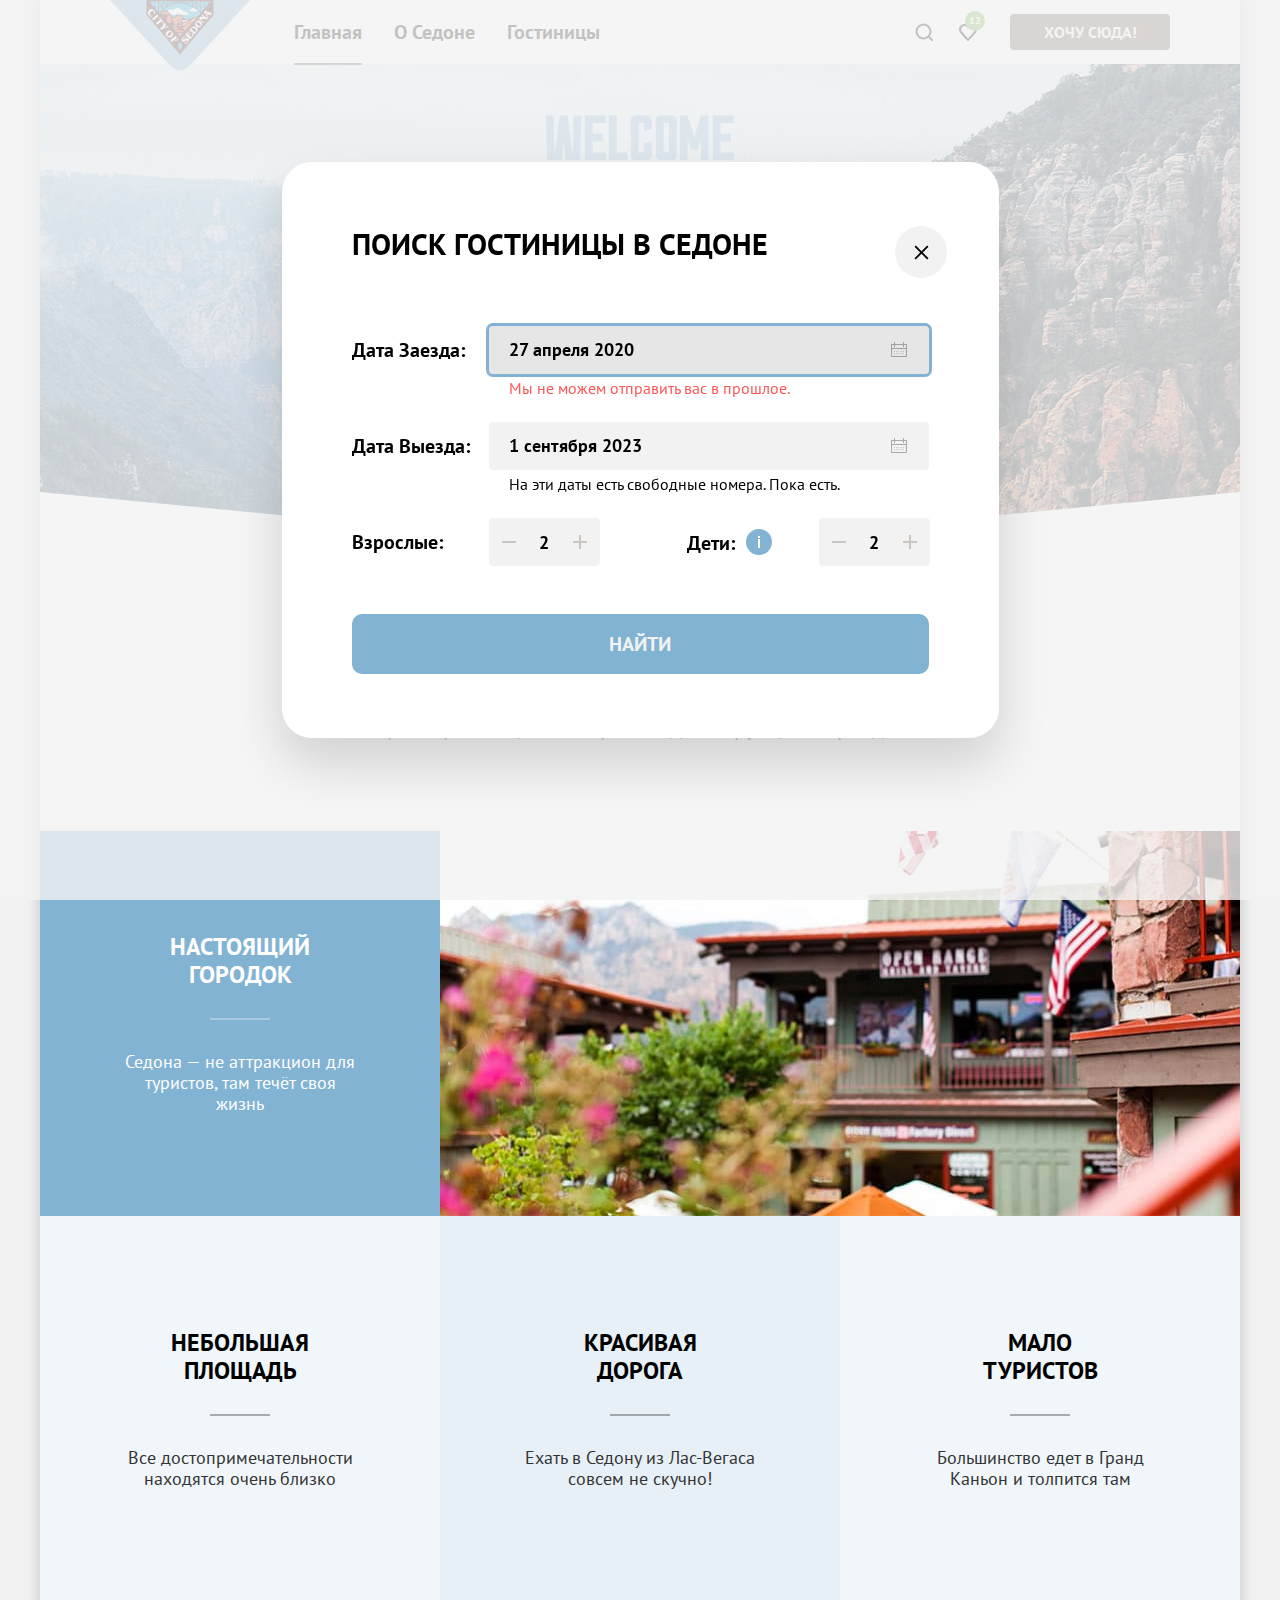
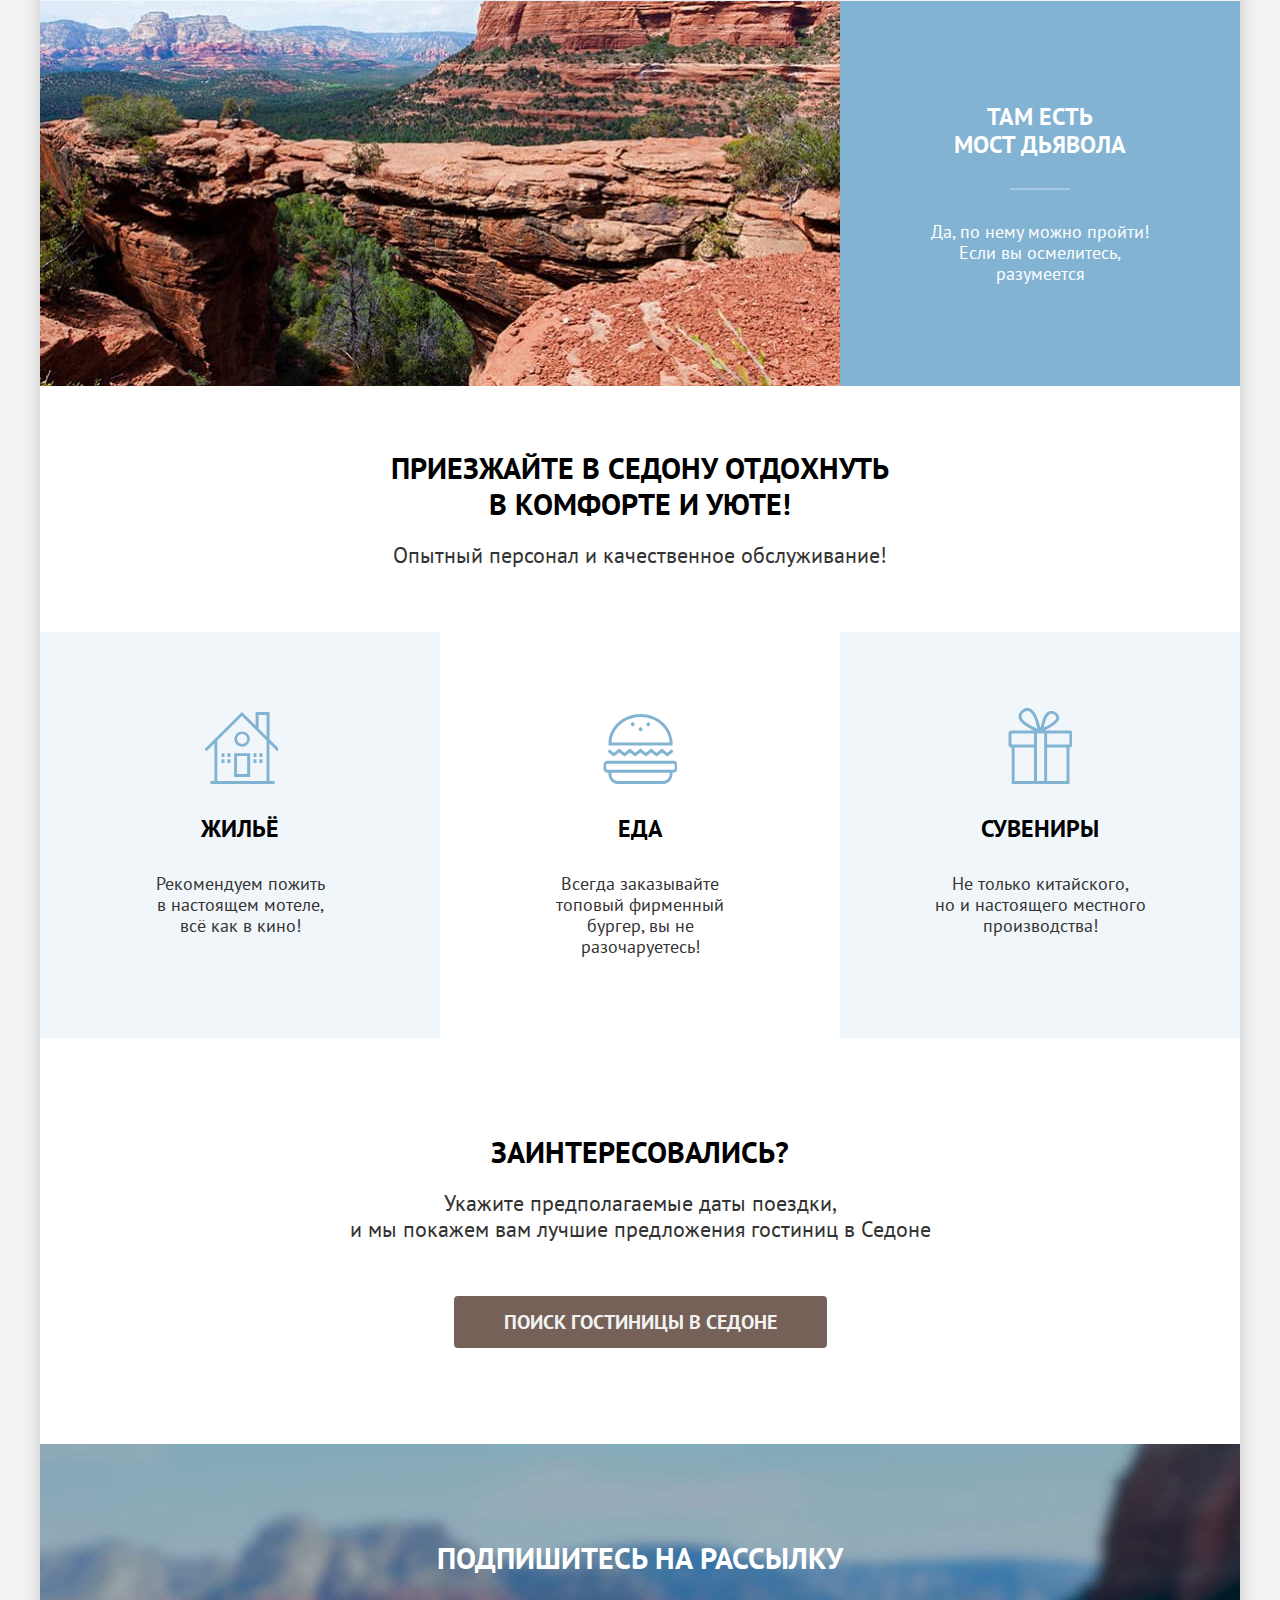
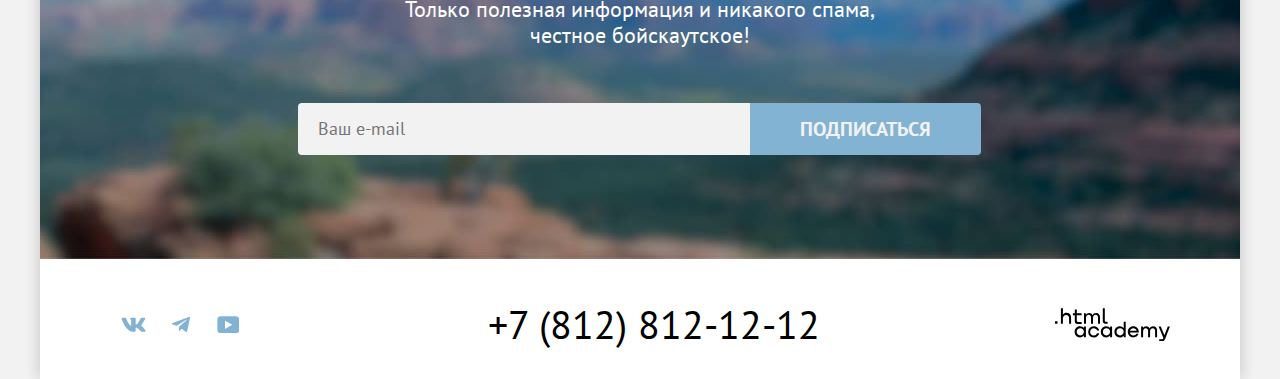
<file: modal.html>
<!DOCTYPE html>
<html lang="ru">
  <head>
    <meta charset="utf-8">
    <title>HTML Academy: Седона</title>
    <link rel="stylesheet" href="styles/styles.css">
    <link rel="icon" href="favicon.ico">
    <link rel="icon" type="image/png" href="images/favicon.png">
  </head>
  <body>
    <div class="container">
      <header class="page-header" data-test="header">
        <nav class="navigation">
          <a class="nav-logo" href="index.html">
            <img class="page-header-logo" src="images/logo.svg" width="140" height="70" alt="Логотип сайта - надпись на английском языке Город Седона.">
          </a>
          <ul class="nav-list">
            <li class="nav-item">
              <a class="nav-link nav-link-current">Главная</a>
            </li>
            <li class="nav-item">
              <a class="nav-link" href="#">О Седоне</a>
            </li>
            <li class="nav-item">
              <a class="nav-link" href="catalog.html">Гостиницы</a>
            </li>
          </ul>
          <ul class="nav-list nav-list-user">
            <li class="nav-item">
              <button class="nav-link nav-link-user open-modal-search" type="button">
                <span class="visually-hidden">Поиск - открыть модальное окно.</span>
                <svg aria-hidden="true" focusable="false" width="20" height="20" viewBox="0 0 20 20" fill="none" xmlns="http://www.w3.org/2000/svg">
                  <path fill="#000" d="m19.5 18-3.7-3.7a8 8 0 0 0 1.7-4.8 8 8 0 1 0-3.1 6.3l3.7 3.7 1.4-1.5Zm-10-2.5a6 6 0 0 1-6-6 6 6 0 0 1 12 0 6 6 0 0 1-6 6Z"/>
                </svg>
              </button>
            </li>
            <li class="nav-item">
              <a class="nav-link nav-link-user nav-link-favourites" href="#">
                <span class="visually-hidden">Избранное.</span>
                <svg aria-hidden="true" focusable="false" width="20" height="20" viewBox="0 0 20 20" fill="none" xmlns="http://www.w3.org/2000/svg">
                  <path d="M9.9 19C9.6 19 9.3 18.9 9.1 18.6C3.7 12.5 2.4 11.1 2.1 10.7C1.4 9.8 1 8.6 1 7.4C1 4.4 3.4 2 6.5 2C7.8 2 9 2.5 10 3.3C11 2.5 12.3 2 13.5 2C16.5 2 19 4.4 19 7.4C19 8.7 18.5 9.9 17.7 10.8L10.7 18.7C10.5 18.9 10.3 19 9.9 19ZM3.9 9.5C4.2 9.9 7.4 13.5 10 16.4L16.2 9.4C16.7 8.9 16.9 8.2 16.9 7.4C16.9 5.6 15.4 4.1 13.6 4.1C12.6 4.1 11.6 4.6 10.9 5.4C10.6 5.7 10.3 5.8 10 5.8C9.7 5.8 9.4 5.6 9.2 5.4C8.5 4.6 7.5 4.1 6.5 4.1C4.7 4.1 3.2 5.6 3.2 7.4C3.1 8.3 3.5 9 3.9 9.5C3.8 9.5 3.8 9.5 3.9 9.5Z" fill="black"/>
                </svg>
                <p class="favourites-counter">12<span class="visually-hidden"> гостиниц в избранном.</span></p>
              </a>
            </li>
          </ul>
          <a class="button" href="#">Хочу сюда!</a>
        </nav>
      </header>

      <main class="main-container main-index" data-test="main">
        <section class="hero" data-test="hero">
          <figure class="hero-image">
            <img src="images/hero/hero-text.svg" width="458" height="352" alt="Надпись на английском языке в стиле леттеринг.">
            <figcaption class="visually-hidden">
              <h1>Добро пожаловать в великолепную Седону.</h1>
              <p>"Потому что Гранд Каньон - отстой!"</p>
            </figcaption>
          </figure>
        </section>

        <section class="advantages" data-test="advantages">
          <h2 class="section-title advantages-title">Седона — небольшой городок в Аризоне, заслуживающий большего!</h2>
          <p class="section-desc advantages-desc">Рассмотрим причины, по которым Седона круче, чем Гранд-Каньон!</p>
          <ul class="advantages-list">
            <li class="advantages-item advantages-item-dark">
              <div class="advantages-item-wrapper">
                <h3 class="advantages-item-title">Настоящий городок</h3>
                <p class="advantages-item-desc">Седона — не аттракцион для туристов, там течёт своя жизнь</p>
              </div>
              <img class="advantages-img" src="images/advantages/advantages-city.jpg" width="800" height="385" alt="Расфокусированное фото городка Седона.">
            </li>
            <li class="advantages-item advantages-item-light">
              <div class="advantages-item-wrapper">
                <h3 class="advantages-item-title">Небольшая площадь</h3>
                <p class="advantages-item-desc">Все достопримечательности находятся очень близко</p>
              </div>
            </li>
            <li class="advantages-item">
              <div class="advantages-item-wrapper">
                <h3 class="advantages-item-title">Красивая дорога</h3>
                <p class="advantages-item-desc">Ехать в Седону из Лас-Вегаса совсем не скучно!</p>
              </div>
            </li>
            <li class="advantages-item advantages-item-light">
              <div class="advantages-item-wrapper">
                <h3 class="advantages-item-title">Мало туристов</h3>
                <p class="advantages-item-desc">Большинство едет в Гранд Каньон и толпится там</p>
              </div>
            </li>
            <li class="advantages-item advantages-item-dark advantages-item-reverse">
              <div class="advantages-item-wrapper">
                <h3 class="advantages-item-title">Там есть<br> мост дьявола</h3>
                <p class="advantages-item-desc">Да, по нему можно пройти! Если вы осмелитесь, разумеется</p>
              </div>
              <img class="advantages-img" src="images/advantages/advantages-bridge.jpg" width="800" height="385" alt="Каньон, над которым на большой высоте пролегает узкий каменный мост естественного происхождения.">
            </li>
          </ul>
        </section>

        <section class="services" data-test="service">
          <h2 class="section-title services-title">Приезжайте в Седону отдохнуть<br> в комфорте и уюте!</h2>
          <p class="section-desc services-desc">Опытный персонал и качественное обслуживание!</p>
          <ul class="services-list">
            <li class="services-item services-item-housing">
              <h3 class="services-item-title">Жильё</h3>
              <p class="services-item-desc">Рекомендуем пожить в&nbsp;настоящем мотеле,<br> всё как в кино!</p>
            </li>
            <li class="services-item services-item-food services-item-light">
              <h3 class="services-item-title">Еда</h3>
              <p class="services-item-desc">Всегда заказывайте<br> топовый фирменный бургер, вы не разочаруетесь!</p>
            </li>
            <li class="services-item services-item-souveniers">
              <h3 class="services-item-title">Сувениры</h3>
              <p class="services-item-desc">Не только китайского,<br> но и настоящего местного производства!</p>
            </li>
          </ul>
        </section>

        <section class="search" data-test="search">
          <h2 class="section-title search-title">Заинтересовались?</h2>
          <p class="section-desc search-desc">Укажите предполагаемые даты поездки,<br> и мы покажем вам лучшие предложения гостиниц в Седоне</p>
          <button class="button search-button" type="button">Поиск гостиницы в Седоне<span class="visually-hidden"> - открыть модальное окно.</span></button>
        </section>

        <section class="subscription" data-test="subscribe">
          <h2 class="section-title subscription-title">Подпишитесь на рассылку</h2>
          <p class="section-desc subscription-desc">Только полезная информация и никакого спама,<br> честное бойскаутское!</p>
          <form class="subscription-form" action="https://echo.htmlacademy.ru/" method="post">
            <label class="visually-hidden" for="subscription-email">Введите Email.</label>
            <input class="subscription-field" type="email" name="subscription-email" id="subscription-email" placeholder="Ваш e-mail" required>
            <button class="button button-secondary subscription-button" type="submit">Подписаться</button>
          </form>
        </section>
      </main>

      <footer class="page-footer" data-test="footer">
        <section class="footer-social">
          <h2 class="visually-hidden">Мы в социальных сетях.</h2>
          <ul class="footer-social-list">
            <li class="footer-social-item">
              <a class="footer-social-button" href="https://vk.com/htmlacademy">
                <svg aria-hidden="true" focusable="false" width="25" height="15" viewBox="0 0 25 15" fill="none" xmlns="http://www.w3.org/2000/svg">
                  <path fill="#83B3D3" fill-rule="evenodd" d="M24.12 1.8c.16-.54 0-.94-.8-.94H20.7c-.67 0-.98.34-1.15.73 0 0-1.33 3.2-3.22 5.27-.61.6-.9.8-1.23.8-.16 0-.41-.2-.41-.75v-5.1c0-.66-.19-.95-.74-.95H9.82c-.42 0-.67.3-.67.59 0 .62.95.76 1.04 2.51v3.8c0 .83-.15.98-.48.98-.9 0-3.06-3.2-4.34-6.88-.25-.72-.5-1-1.18-1H1.57c-.75 0-.9.34-.9.73 0 .68.89 4.07 4.14 8.55 2.17 3.06 5.23 4.72 8 4.72 1.68 0 1.88-.37 1.88-1v-2.32c0-.74.16-.88.7-.88.38 0 1.05.19 2.6 1.66 1.79 1.75 2.08 2.54 3.08 2.54h2.63c.75 0 1.12-.37.9-1.1-.23-.72-1.08-1.77-2.2-3.02-.62-.71-1.54-1.48-1.82-1.86-.39-.5-.28-.71 0-1.15 0 0 3.2-4.42 3.54-5.93Z" clip-rule="evenodd"/>
                </svg>
                <span class="visually-hidden">ВКонтакте.</span>
              </a>
            </li>
            <li class="footer-social-item">
              <a class="footer-social-button" href="https://t.me/htmlacademy">
                <svg aria-hidden="true" focusable="false" width="18" height="16" viewBox="0 0 18 16" fill="none" xmlns="http://www.w3.org/2000/svg">
                  <path fill="#83B3D3" d="M16.79.96.84 7.1c-1.09.44-1.08 1.05-.2 1.32l4.1 1.28 9.47-5.98c.44-.27.85-.13.52.17l-7.68 6.93-.28 4.22c.41 0 .6-.2.83-.41l1.99-1.94 4.13 3.06c.77.42 1.31.2 1.5-.71l2.72-12.8c.28-1.1-.43-1.61-1.16-1.28Z"/>
                </svg>
                <span class="visually-hidden">Телеграм.</span>
              </a>
            </li>
            <li class="footer-social-item">
              <a class="footer-social-button" href="https://www.youtube.com/user/htmlacademyru">
                <svg aria-hidden="true" focusable="false" width="22" height="17" viewBox="0 0 22 17" fill="none" xmlns="http://www.w3.org/2000/svg">
                  <path fill="#83B3D3" d="M18.94.36H3.51C1.65.36.33 1.95.33 3.76v10.09c0 1.91 1.32 3.5 3.18 3.5h15.65c1.64 0 3.17-1.59 3.17-3.4V3.76c-.22-1.8-1.53-3.4-3.39-3.4ZM7.99 12.89V4.82l7.34 4.04-7.34 4.03Z"/>
                </svg>
                <span class="visually-hidden" lang="en">YouTube.</span>
              </a>
            </li>
          </ul>
        </section>
        <section class="footer-contacts">
          <h2 class="visually-hidden">Позвоните нам.</h2>
          <a class="footer-contacts-phone" href="tel:+78128121212">+7 (812) 812-12-12</a>
        </section>
        <section class="footer-madeby">
          <h2 class="visually-hidden">Сделано в .html academy.</h2>
          <a class="footer-madeby-logo" href="https://htmlacademy.ru/">
            <svg aria-hidden="true" focusable="false" width="115" height="33" viewBox="0 0 115 33" fill="none" xmlns="http://www.w3.org/2000/svg">
              <path fill="#000" d="M0 13.26v2.6h2.5v-2.6H0ZM11.6 4.86c-1.6 0-2.8.7-3.6 1.7h-.1V.36h-2v15.5h2v-5.3c0-2.1 1.3-3.6 3.3-3.6 1.8 0 2.9 1.4 2.9 3.2v5.7h2v-6.1c.1-3-1.8-4.9-4.5-4.9ZM26.6 5.16h-4.8v-3.7h-2v3.8h-1.9v2h1.9v6c0 1.7 1 2.7 2.7 2.7h4.1v-2h-3.7c-.7 0-1.1-.4-1.1-1.1v-5.7h4.8v-2ZM41.1 4.96c-1.6 0-2.9.8-3.5 2.1h-.1c-.6-1.2-1.8-2.1-3.4-2.1-1.4 0-2.5.8-3.1 1.8h-.1v-1.6H29v10.6h2v-5.4c0-2 1-3.5 2.6-3.5 1.5 0 2.4 1 2.4 2.6v6.3h2v-5.6c0-2.4 1.4-3.3 2.6-3.3 1.5 0 2.4 1 2.4 2.6v6.3h2v-6.5c.1-2.5-1.4-4.3-3.9-4.3ZM47.8 13.06c0 1.7 1 2.7 2.8 2.7h2v-2h-1.7c-.7 0-1.1-.4-1.1-1.1V.36h-2v12.7ZM28.9 20.06c-.9-1.1-2.2-1.8-3.9-1.8-3.1 0-5.4 2.3-5.4 5.6s2.3 5.6 5.4 5.6c1.8 0 3-.8 3.8-1.9h.1v1.6h2v-10.6h-2v1.5Zm-3.6 7.4c-2.2 0-3.6-1.6-3.6-3.6s1.4-3.6 3.6-3.6 3.6 1.6 3.6 3.6c0 1.9-1.4 3.6-3.6 3.6ZM44.2 22.36c-.5-2.4-2.6-4.1-5.4-4.1a5.4 5.4 0 0 0-5.6 5.6c0 3.1 2.2 5.6 5.6 5.6 2.8 0 4.9-1.8 5.4-4.2h-2.1a3.4 3.4 0 0 1-3.3 2.3c-2.2 0-3.6-1.6-3.6-3.6s1.4-3.6 3.6-3.6c1.6 0 2.8 1 3.3 2.2h2.1v-.2ZM55.1 20.06c-.9-1.1-2.2-1.8-3.9-1.8-3.1 0-5.4 2.3-5.4 5.6s2.3 5.6 5.4 5.6c1.8 0 3-.8 3.8-1.9h.1v1.6h2v-10.6h-2v1.5Zm-3.6 7.4c-2.2 0-3.6-1.6-3.6-3.6s1.4-3.6 3.6-3.6 3.6 1.6 3.6 3.6c0 1.9-1.5 3.6-3.6 3.6ZM68.7 20.16c-.9-1.1-2.2-1.9-3.9-1.9-3.1 0-5.4 2.3-5.4 5.6s2.2 5.6 5.4 5.6c1.7 0 3-.8 3.8-1.8h.1v1.5h2v-15.4h-2v6.4Zm-3.6 7.3c-2.2 0-3.6-1.6-3.6-3.6s1.4-3.6 3.6-3.6 3.6 1.6 3.6 3.6c-.1 2-1.5 3.6-3.6 3.6ZM78.3 18.26c-3.3 0-5.5 2.5-5.5 5.6 0 3 2.1 5.6 5.5 5.6 2.5 0 4.5-1.3 5.2-3.6h-2.1c-.5 1-1.6 1.6-3 1.6-1.9 0-3.3-1.3-3.4-2.9h8.8c.2-3.6-2-6.3-5.5-6.3Zm0 1.9c1.7 0 3 1 3.3 2.6h-6.5c.3-1.5 1.5-2.6 3.2-2.6ZM98.2 18.26c-1.6 0-2.9.8-3.6 2h-.1c-.6-1.2-1.8-2-3.4-2-1.4 0-2.5.7-3.1 1.8v-1.5h-1.9v10.6h2v-5.4c0-2 1-3.4 2.6-3.5 1.5 0 2.4 1 2.4 2.6v6.3h2v-5.6c0-2.4 1.4-3.3 2.6-3.3 1.5 0 2.4 1 2.4 2.6v6.3h2v-6.5c.1-2.6-1.4-4.4-3.9-4.4ZM109.4 27.36l-3.6-8.9h-2.2l4.8 11.6c-.3.9-.7 1.2-1.7 1.2h-2.5v2h2.5c1.8 0 2.8-.8 3.5-2.6l4.7-12.2h-2.1l-3.4 8.9Z"/>
            </svg>
            <span class="visually-hidden">Логотип html academy.</span>
          </a>
        </section>
      </footer>

      <dialog class="modal-search">
        <div class="modal-wrapper">
          <h2 class="modal-title">Поиск гостиницы в Седоне</h2>
          <form class="modal-form" action="https://echo.htmlacademy.ru/" method="get">
            <label class="modal-date-label" for="arrival-date">
              <span class="modal-date-label-text">Дата Заезда:</span>
              <input class="modal-date-input" type="text" name="arrival-date" id="arrival-date" value="27 апреля 2020" placeholder="Укажите дату" required>
              <span class="modal-date-comment modal-date-comment-error">Мы не можем отправить вас в прошлое.</span>
            </label>
            <label class="modal-date-label" for="departure-date">
              <span class="modal-date-label-text">Дата Выезда:</span>
              <input class="modal-date-input" type="text" name="departure-date" id="departure-date" value="1 сентября 2023" placeholder="Укажите дату" required>
              <span class="modal-date-comment">На эти даты есть свободные номера. Пока есть.</span>
            </label>
            <div class="guest-count-wrapper">
              <label class="modal-guests-label" for="adults-count">Взрослые:</label>
              <div class="guest-count-input-wrapper">
                <button class="guest-count-button minus-button" type="button">
                  <span class="visually-hidden">Минус один гость.</span>
                  <svg aria-hidden="true" focusable="false" width="14" height="2" viewBox="0 0 14 2" fill="none" xmlns="http://www.w3.org/2000/svg">
                    <path d="M0 0v2h14V0H0Z" fill="#756157" fill-opacity=".3"/>
                  </svg>
                </button>
                <input class="guest-count" type="number" name="adults-count" id="adults-count" value="2" min="0" max="10">
                <button class="guest-count-button plus-button" type="button">
                  <span class="visually-hidden">Плюс один гость.</span>
                  <svg width="14" height="14" viewBox="0 0 14 14" fill="none" xmlns="http://www.w3.org/2000/svg">
                    <path d="M14 6H8V0H6v6H0v2h6v6h2V8h6V6Z" fill="#756157" fill-opacity=".3"/>
                  </svg>
                </button>
              </div>
            </div>
            <div class="guest-count-wrapper">
              <div class="tooltip-wrapper">
                <label class="modal-guests-label" for="kids-count">Дети:</label>
                <span class="tooltip">
                  <button class="tooltip-toggle" type="button" aria-labelledby="tooltip-label-kids">
                    <svg aria-hidden="true" focusable="false" width="2" height="12" viewBox="0 0 2 12" fill="none" xmlns="http://www.w3.org/2000/svg">
                      <path fill-rule="evenodd" clip-rule="evenodd" d="M0 0h2v2H0V0Zm2 12H0V3h2v9Z" fill="#fff"/>
                    </svg>
                  </button>
                  <span class="tooltip-text" role="tooltip" id="tooltip-label-kids">Укажите количество детей, которые будут с вами, возраст которых от 6 до 18 лет. Дети до 6 лет размещаются бесплатно.</span>
                </span>
              </div>
              <div class="guest-count-input-wrapper">
                <button class="guest-count-button minus-button" type="button">
                  <span class="visually-hidden">Минус один гость.</span>
                  <svg aria-hidden="true" focusable="false" width="14" height="2" viewBox="0 0 14 2" fill="none" xmlns="http://www.w3.org/2000/svg">
                    <path d="M0 0v2h14V0H0Z" fill="#756157" fill-opacity=".3"/>
                  </svg>
                </button>
                <input class="guest-count" type="number" name="kids-count" id="kids-count" value="2" min="0" max="10">
                <button class="guest-count-button plus-button" type="button">
                  <span class="visually-hidden">Плюс один гость.</span>
                  <svg width="14" height="14" viewBox="0 0 14 14" fill="none" xmlns="http://www.w3.org/2000/svg">
                    <path d="M14 6H8V0H6v6H0v2h6v6h2V8h6V6Z" fill="#756157" fill-opacity=".3"/>
                  </svg>
                </button>
              </div>
            </div>
            <button class="button button-secondary modal-button" type="submit">Найти</button>
          </form>
          <button class="modal-close-button" type="button">
            <span class="visually-hidden">Закрыть модальное окно.</span>
            <svg aria-hidden="true" focusable="false" width="15" height="15" viewBox="0 0 15 15" fill="none" xmlns="http://www.w3.org/2000/svg">
              <path d="M14.5 1.8 13.2.5 7.5 6.2 1.8.5.5 1.8l5.7 5.7-5.7 5.7 1.3 1.3 5.7-5.7 5.7 5.7 1.3-1.3-5.7-5.7 5.7-5.7Z" fill="#000"/>
            </svg>
          </button>
        </div>
      </dialog>
    </div>

    <!-- Скрипт для открытия модального окна -->
    <!-- <script src="./modal.js"></script> -->
    <!-- Скрипт для открытия модального окна для автопроверки -->
    <script src="./modal-instant.js"></script>
  </body>
</html>
</file>
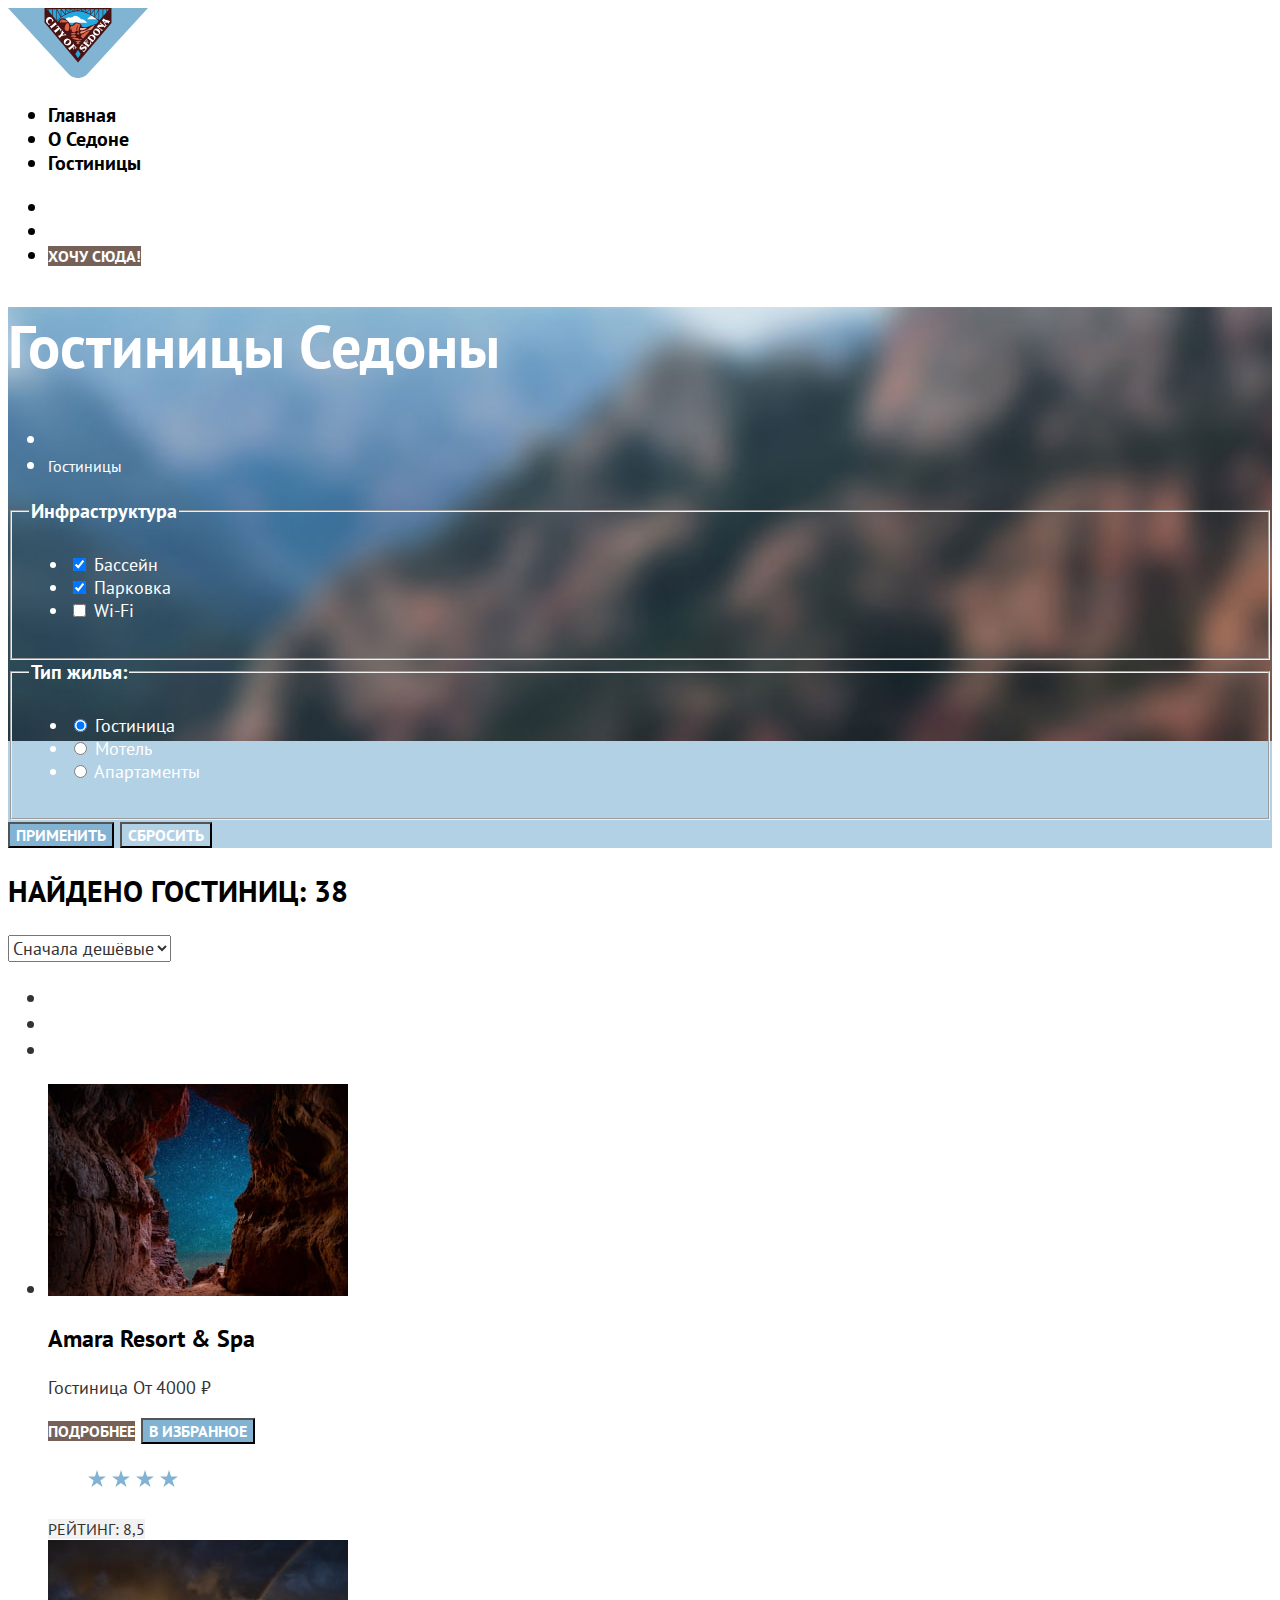
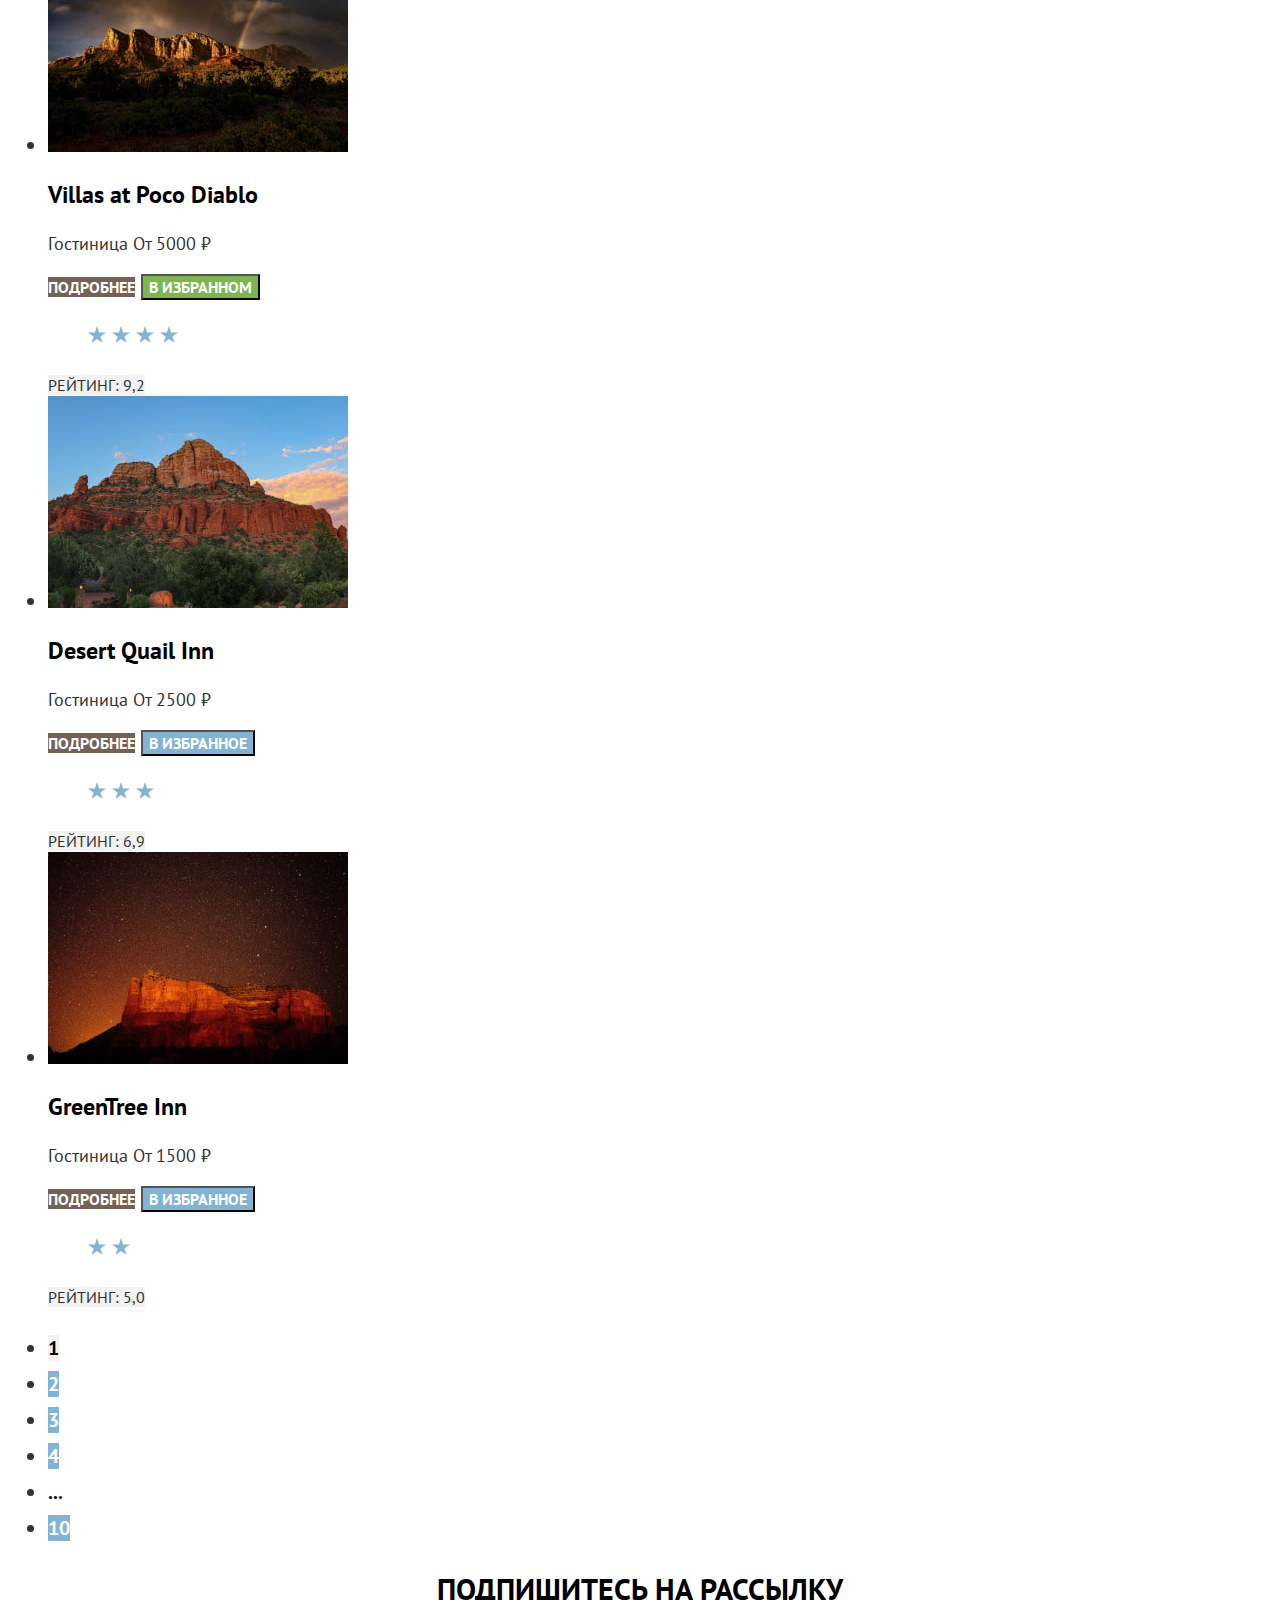
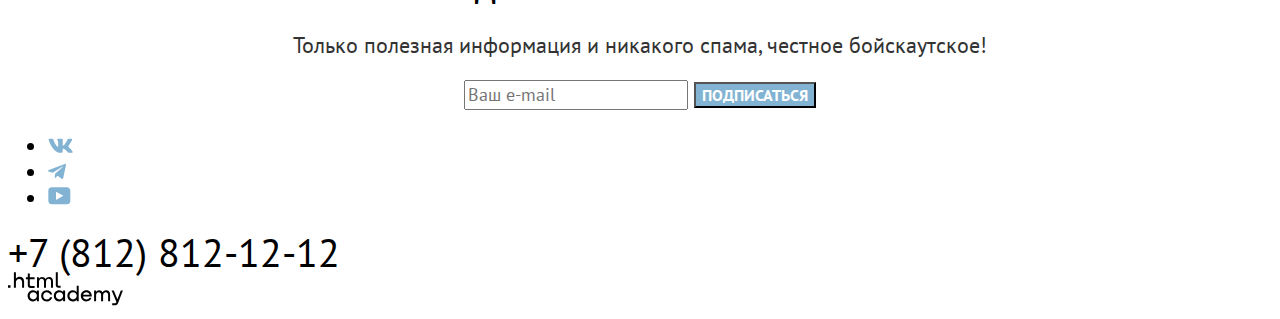
<file: 5/catalog.html>
<!DOCTYPE html>
<html lang="ru">
  <head>
    <meta charset="utf-8">
    <title>HTML Academy: Седона - Гостиницы</title>
    <link rel="stylesheet" href="styles/styles.css">
    <base href="https://htmlacademy-htmlcss.github.io/2325445-sedona-37/5/">
</head>
  <body>
    <div class="container">
      <header class="page-header">
        <nav class="navigation">
          <a class="nav-logo" href="index.html">
            <img class="page-header-logo" src="images/logo.svg" width="140" height="70" alt="Логотип сайта - надпись на английском языке Город Седона">
          </a>
          <ul class="nav-list">
            <li class="nav-item">
              <a class="nav-link" href="index.html">Главная</a>
            </li>
            <li class="nav-item">
              <a class="nav-link" href="#">О Седоне</a>
            </li>
            <li class="nav-item">
              <a class="nav-link nav-link-current" href="catalog.html">Гостиницы</a>
            </li>
          </ul>
          <ul class="nav-list nav-list-user">
            <li class="nav-item">
              <a class="nav-link" href="#">
                <span class="visually-hidden">Поиск</span>
              </a>
            </li>
            <li class="nav-item">
              <a class="nav-link" href="#">
                <span class="visually-hidden">Избранное</span>
              </a>
            </li>
            <li class="nav-item">
              <a class="nav-link button" href="#">Хочу сюда!</a>
            </li>
          </ul>
        </nav>
      </header>
      <main class="main-inner">
        <section class="filter">
          <h1 class="filter-title">Гостиницы Седоны</h1>
          <ul class="breadcrumbs">
            <li class="breadcrumbs-item">
              <a class="breadcrumbs-link" href="index.html">
                <span class="visually-hidden">Главная</span>
              </a>
            </li>
            <li class="breadcrumbs-item">
              <a class="breadcrumbs-link">Гостиницы</a>
            </li>
          </ul>

          <h2 class="visually-hidden">Параметры фильтрации</h2>
          <form class="filter-form" action="https://echo.htmlacademy.ru/" method="get">
            <fieldset class="filter-group">
              <legend class="filter-group-title">Инфраструктура</legend>
              <ul class="filter-list">
                <li class="filter-item">
                  <label class="control">
                    <input class="control-input" type="checkbox" name="swimming-pool" checked>
                    Бассейн
                  </label>
                </li>
                <li class="filter-item">
                  <label class="control">
                    <input class="control-input" type="checkbox" name="parking" checked>
                    Парковка
                  </label>
                </li>
                <li class="filter-item">
                  <label class="control" lang="en">
                    <input class="control-input" type="checkbox" name="wifi">
                    Wi-Fi
                  </label>
                </li>
              </ul>
            </fieldset>

            <fieldset class="filter-group">
              <legend class="filter-group-title">Тип жилья:</legend>
              <ul class="filter-list">
                <li class="filter-item">
                  <label class="control">
                    <input class="control-input" type="radio" name="housing-type" value="hotel" checked>
                    Гостиница
                  </label>
                </li>
                <li class="filter-item">
                  <label class="control">
                    <input class="control-input" type="radio" name="housing-type" value="motel">
                    Мотель
                  </label>
                </li>
                <li class="filter-item">
                  <label class="control" lang="en">
                    <input class="control-input" type="radio" name="housing-type" value="apartment">
                    Апартаменты
                  </label>
                </li>
              </ul>
            </fieldset>

            <div class="filter-buttons">
              <button class="button button-alt" type="submit">Применить</button>
              <button class="button reset-button" type="reset">Сбросить</button>
            </div>
          </form>
        </section>

        <section class="catalog">
          <h2 class="catalog-title">Найдено гостиниц: <span>38</span></h2>

          <select class="select-control" aria-label="Сортировка">
            <option value="low-to-high">Сначала дешёвые</option>
            <option value="high-to-low">Сначала дорогие</option>
            <option value="popular">По популярности</option>
          </select>

          <ul class="catalog-view">
            <li class="catalog-view-type">
              <a href="#" class="catalog-view-button">
                <span class="visually-hidden">Показать карточки</span>
              </a>
            </li>
            <li class="catalog-view-type">
              <a href="#" class="catalog-view-button">
                <span class="visually-hidden">Показать в виде слайдера</span>
              </a>
            </li>
            <li class="catalog-view-type">
              <a href="#" class="catalog-view-button">
                <span class="visually-hidden">Показать списком</span>
              </a>
            </li>
          </ul>

          <ul class="catalog-results-list">
            <li class="housing-card">
              <a class="housing-card-link" href="#">
                <img class="housing-card-img" src="images/cards/amara-resort.jpg" width="300" height="212" alt="Ночной пейзаж - кусок звездного неба между красными скалами">
              </a>
              <a class="housing-card-link" href="#">
                <h3 class="housing-card-title">Amara Resort & Spa</h3>
              </a>
              <p>
                <span class="housing-card-type">Гостиница</span>
                <span class="housing-card-price">От 4000 ₽</span>
              </p>
              <a class="housing-card-more button" href="#">Подробнее</a>
              <button class="housing-card-favourites button button-alt" type="button">В избранное</button>
              <div class="housing-card-row">
                <figure>
                  <img src="images/cards/4-stars.svg" width="90" height="17" alt="Четыре звезды" >
                  <figcaption class="visually-hidden">Оценка гостиницы - четыре звезды</figcaption>
                </figure>
                <span class="housing-card-rating">Рейтинг: 8,5</span>
              </div>
            </li>

            <li class="housing-card">
              <a class="housing-card-link" href="#">
                <img class="housing-card-img" src="images/cards/villas-at-poco-diablo.jpg" width="300" height="212" alt="Пейзаж - массивный каньон вдали, над каньоном тучи и радуга">
              </a>
              <a class="housing-card-link" href="#">
                <h3 class="housing-card-title">Villas at Poco Diablo</h3>
              </a>
              <p>
                <span class="housing-card-type">Гостиница</span>
                <span class="housing-card-price">От 5000 ₽</span>
              </p>
              <a class="housing-card-more button" href="#">Подробнее</a>
              <button class="housing-card-favourites button button-alt button-active" type="button">В избранном</button>
              <div class="housing-card-row">
                <figure>
                  <img src="images/cards/4-stars.svg" width="90" height="17" alt="Четыре звезды">
                  <figcaption class="visually-hidden">Оценка гостиницы - четыре звезды</figcaption>
                </figure>
                <span class="housing-card-rating">Рейтинг: 9,2</span>
              </div>
            </li>

            <li class="housing-card">
              <a class="housing-card-link" href="#">
                <img class="housing-card-img" src="images/cards/desert-quail-inn.jpg" width="300" height="212" alt="Пейзаж - массивный каньон на фоне светлого неба, на переднем плане много растительности">
              </a>
              <a class="housing-card-link" href="#">
                <h3 class="housing-card-title">Desert Quail Inn</h3>
              </a>
              <p>
                <span class="housing-card-type">Гостиница</span>
                <span class="housing-card-price">От 2500 ₽</span>
              </p>
              <a class="housing-card-more button" href="#">Подробнее</a>
              <button class="housing-card-favourites button button-alt" type="button">В избранное</button>
              <div class="housing-card-row">
                <figure>
                  <img src="images/cards/3-stars.svg" width="66" height="17" alt="Три звезды">
                  <figcaption class="visually-hidden">Оценка гостиницы - три звезды</figcaption>
                </figure>
                <span class="housing-card-rating">Рейтинг: 6,9</span>
              </div>
            </li>

            <li class="housing-card">
              <a class="housing-card-link" href="#">
                <img class="housing-card-img" src="images/cards/green-tree-inn.jpg" width="300" height="212" alt="Ночной пейзаж - массивный каньон вдали на фоне звездного неба">
              </a>
              <a class="housing-card-link" href="#">
                <h3 class="housing-card-title">GreenTree Inn</h3>
              </a>
              <p>
                <span class="housing-card-type">Гостиница</span>
                <span class="housing-card-price">От 1500 ₽</span>
              </p>
              <a class="housing-card-more button" href="#">Подробнее</a>
              <button class="housing-card-favourites button button-alt" type="button">В избранное</button>
              <div class="housing-card-row">
                <figure>
                  <img src="images/cards/2-stars.svg" width="42" height="17" alt="Две звезды">
                  <figcaption class="visually-hidden">Оценка гостиницы - две звезды</figcaption>
                </figure>
                <span class="housing-card-rating">Рейтинг: 5,0</span>
              </div>
            </li>
          </ul>

          <ul class="pagination">
            <li class="pagination-item">
              <a class="pagination-link pagination-current">1</a>
            </li>
            <li class="pagination-item">
              <a class="pagination-link" href="#">2</a>
            </li>
            <li class="pagination-item">
              <a class="pagination-link" href="#">3</a>
            </li>
            <li class="pagination-item">
              <a class="pagination-link" href="#">4</a>
            </li>
            <li class="pagination-item">
              <a class="pagination-link pagination-skip">...</a>
            </li>
            <li class="pagination-item">
              <a class="pagination-link" href="#">10</a>
            </li>
          </ul>
        </section>

        <section class="subscription subscription-inner">
          <h2 class="subscription-title">Подпишитесь на рассылку</h2>
          <p class="subscription-desc">Только полезная информация и никакого спама, честное бойскаутское!</p>
          <form class="subscription-form" action="https://echo.htmlacademy.ru/" method="post">
            <label class="visually-hidden" for="subscription-email" lang="en">Email</label>
            <input class="subscription-field" placeholder="Ваш e-mail" type="email" name="subscription-email" id="subscription-email" required>
            <button class="subscription-button button button-alt" type="submit">Подписаться</button>
          </form>
        </section>
      </main>
      <footer class="page-footer">
        <section class="footer-social">
          <h2 class="visually-hidden">Мы в социальных сетях</h2>
          <ul class="footer-social-list">
            <li class="footer-social-item">
              <a class="footer-social-button" href="https://vk.com/htmlacademy">
                <svg width="25" height="15" fill="none">
                  <path fill="#83B3D3" fill-rule="evenodd" d="M24.12 1.8c.16-.54 0-.94-.8-.94H20.7c-.67 0-.98.34-1.15.73 0 0-1.33 3.2-3.22 5.27-.61.6-.9.8-1.23.8-.16 0-.41-.2-.41-.75v-5.1c0-.66-.19-.95-.74-.95H9.82c-.42 0-.67.3-.67.59 0 .62.95.76 1.04 2.51v3.8c0 .83-.15.98-.48.98-.9 0-3.06-3.2-4.34-6.88-.25-.72-.5-1-1.18-1H1.57c-.75 0-.9.34-.9.73 0 .68.89 4.07 4.14 8.55 2.17 3.06 5.23 4.72 8 4.72 1.68 0 1.88-.37 1.88-1v-2.32c0-.74.16-.88.7-.88.38 0 1.05.19 2.6 1.66 1.79 1.75 2.08 2.54 3.08 2.54h2.63c.75 0 1.12-.37.9-1.1-.23-.72-1.08-1.77-2.2-3.02-.62-.71-1.54-1.48-1.82-1.86-.39-.5-.28-.71 0-1.15 0 0 3.2-4.42 3.54-5.93Z" clip-rule="evenodd"/>
                </svg>
                <span class="visually-hidden">ВКонтакте</span>
              </a>
            </li>
            <li class="footer-social-item">
              <a class="footer-social-button" href="https://t.me/htmlacademy">
                <svg width="18" height="16" fill="none">
                  <path fill="#83B3D3" d="M16.79.96.84 7.1c-1.09.44-1.08 1.05-.2 1.32l4.1 1.28 9.47-5.98c.44-.27.85-.13.52.17l-7.68 6.93-.28 4.22c.41 0 .6-.2.83-.41l1.99-1.94 4.13 3.06c.77.42 1.31.2 1.5-.71l2.72-12.8c.28-1.1-.43-1.61-1.16-1.28Z"/>
                </svg>
                <span class="visually-hidden">Телеграм</span>
              </a>
            </li>
            <li class="footer-social-item">
              <a class="footer-social-button" href="https://www.youtube.com/user/htmlacademyru">
                <svg width="23" height="18" fill="none">
                  <path fill="#83B3D3" d="M18.94.36H3.51C1.65.36.33 1.95.33 3.76v10.09c0 1.91 1.32 3.5 3.18 3.5h15.65c1.64 0 3.17-1.59 3.17-3.4V3.76c-.22-1.8-1.53-3.4-3.39-3.4ZM7.99 12.89V4.82l7.34 4.04-7.34 4.03Z"/>
                </svg>
                <span class="visually-hidden" lang="en">YouTube</span>
              </a>
            </li>
          </ul>
        </section>
        <section class="footer-contacts">
          <h2 class="visually-hidden">Позвоните нам</h2>
          <a class="footer-contacts-phone" href="tel:+78128121212">+7 (812) 812-12-12</a>
        </section>
        <section class="footer-madeby">
          <a class="footer-madeby-logo" href="https://htmlacademy.ru/">
            <svg width="115" height="34" fill="none">
              <path fill="#000" d="M0 13.26v2.6h2.5v-2.6H0ZM11.6 4.86c-1.6 0-2.8.7-3.6 1.7h-.1V.36h-2v15.5h2v-5.3c0-2.1 1.3-3.6 3.3-3.6 1.8 0 2.9 1.4 2.9 3.2v5.7h2v-6.1c.1-3-1.8-4.9-4.5-4.9ZM26.6 5.16h-4.8v-3.7h-2v3.8h-1.9v2h1.9v6c0 1.7 1 2.7 2.7 2.7h4.1v-2h-3.7c-.7 0-1.1-.4-1.1-1.1v-5.7h4.8v-2ZM41.1 4.96c-1.6 0-2.9.8-3.5 2.1h-.1c-.6-1.2-1.8-2.1-3.4-2.1-1.4 0-2.5.8-3.1 1.8h-.1v-1.6H29v10.6h2v-5.4c0-2 1-3.5 2.6-3.5 1.5 0 2.4 1 2.4 2.6v6.3h2v-5.6c0-2.4 1.4-3.3 2.6-3.3 1.5 0 2.4 1 2.4 2.6v6.3h2v-6.5c.1-2.5-1.4-4.3-3.9-4.3ZM47.8 13.06c0 1.7 1 2.7 2.8 2.7h2v-2h-1.7c-.7 0-1.1-.4-1.1-1.1V.36h-2v12.7ZM28.9 20.06c-.9-1.1-2.2-1.8-3.9-1.8-3.1 0-5.4 2.3-5.4 5.6s2.3 5.6 5.4 5.6c1.8 0 3-.8 3.8-1.9h.1v1.6h2v-10.6h-2v1.5Zm-3.6 7.4c-2.2 0-3.6-1.6-3.6-3.6s1.4-3.6 3.6-3.6 3.6 1.6 3.6 3.6c0 1.9-1.4 3.6-3.6 3.6ZM44.2 22.36c-.5-2.4-2.6-4.1-5.4-4.1a5.4 5.4 0 0 0-5.6 5.6c0 3.1 2.2 5.6 5.6 5.6 2.8 0 4.9-1.8 5.4-4.2h-2.1a3.4 3.4 0 0 1-3.3 2.3c-2.2 0-3.6-1.6-3.6-3.6s1.4-3.6 3.6-3.6c1.6 0 2.8 1 3.3 2.2h2.1v-.2ZM55.1 20.06c-.9-1.1-2.2-1.8-3.9-1.8-3.1 0-5.4 2.3-5.4 5.6s2.3 5.6 5.4 5.6c1.8 0 3-.8 3.8-1.9h.1v1.6h2v-10.6h-2v1.5Zm-3.6 7.4c-2.2 0-3.6-1.6-3.6-3.6s1.4-3.6 3.6-3.6 3.6 1.6 3.6 3.6c0 1.9-1.5 3.6-3.6 3.6ZM68.7 20.16c-.9-1.1-2.2-1.9-3.9-1.9-3.1 0-5.4 2.3-5.4 5.6s2.2 5.6 5.4 5.6c1.7 0 3-.8 3.8-1.8h.1v1.5h2v-15.4h-2v6.4Zm-3.6 7.3c-2.2 0-3.6-1.6-3.6-3.6s1.4-3.6 3.6-3.6 3.6 1.6 3.6 3.6c-.1 2-1.5 3.6-3.6 3.6ZM78.3 18.26c-3.3 0-5.5 2.5-5.5 5.6 0 3 2.1 5.6 5.5 5.6 2.5 0 4.5-1.3 5.2-3.6h-2.1c-.5 1-1.6 1.6-3 1.6-1.9 0-3.3-1.3-3.4-2.9h8.8c.2-3.6-2-6.3-5.5-6.3Zm0 1.9c1.7 0 3 1 3.3 2.6h-6.5c.3-1.5 1.5-2.6 3.2-2.6ZM98.2 18.26c-1.6 0-2.9.8-3.6 2h-.1c-.6-1.2-1.8-2-3.4-2-1.4 0-2.5.7-3.1 1.8v-1.5h-1.9v10.6h2v-5.4c0-2 1-3.4 2.6-3.5 1.5 0 2.4 1 2.4 2.6v6.3h2v-5.6c0-2.4 1.4-3.3 2.6-3.3 1.5 0 2.4 1 2.4 2.6v6.3h2v-6.5c.1-2.6-1.4-4.4-3.9-4.4ZM109.4 27.36l-3.6-8.9h-2.2l4.8 11.6c-.3.9-.7 1.2-1.7 1.2h-2.5v2h2.5c1.8 0 2.8-.8 3.5-2.6l4.7-12.2h-2.1l-3.4 8.9Z"/>
            </svg>
            <span class="visually-hidden">Логотип html academy</span>
          </a>
        </section>
      </footer>
    </div>
  </body>
</html>
</file>
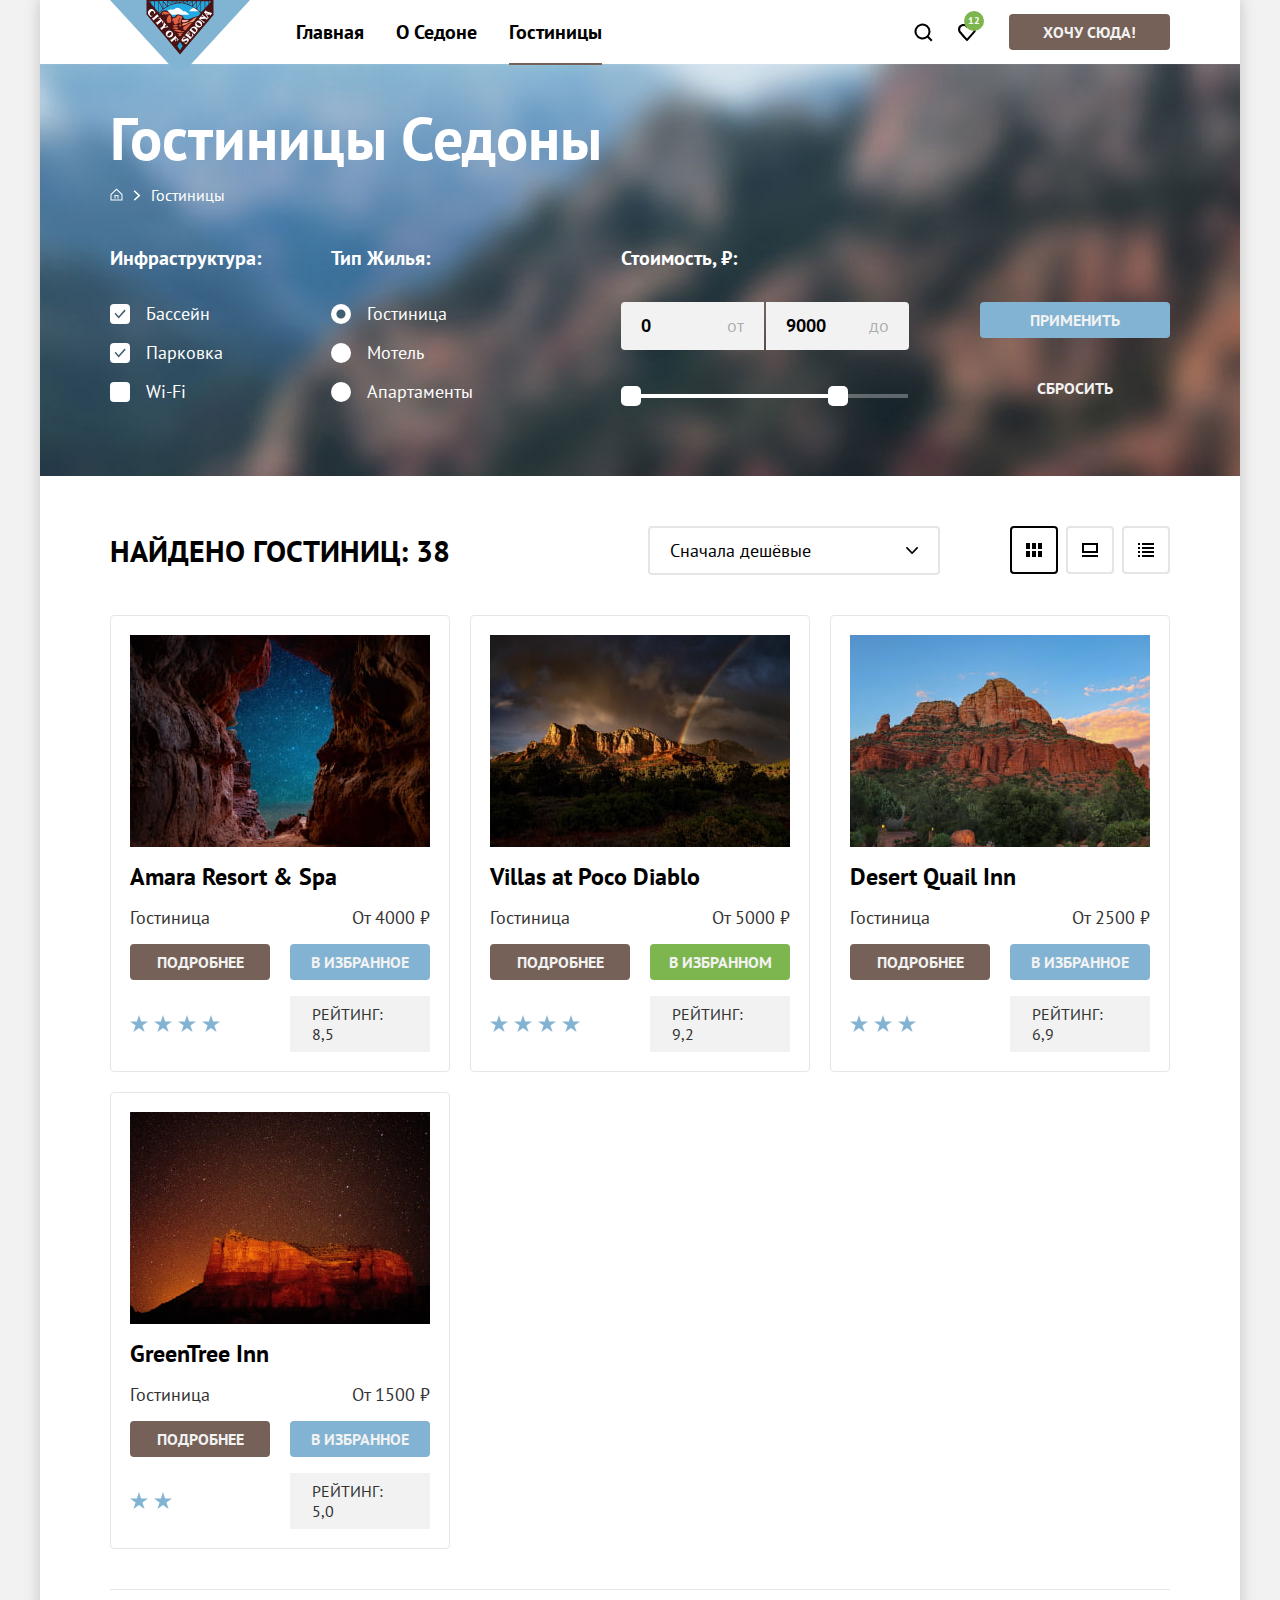
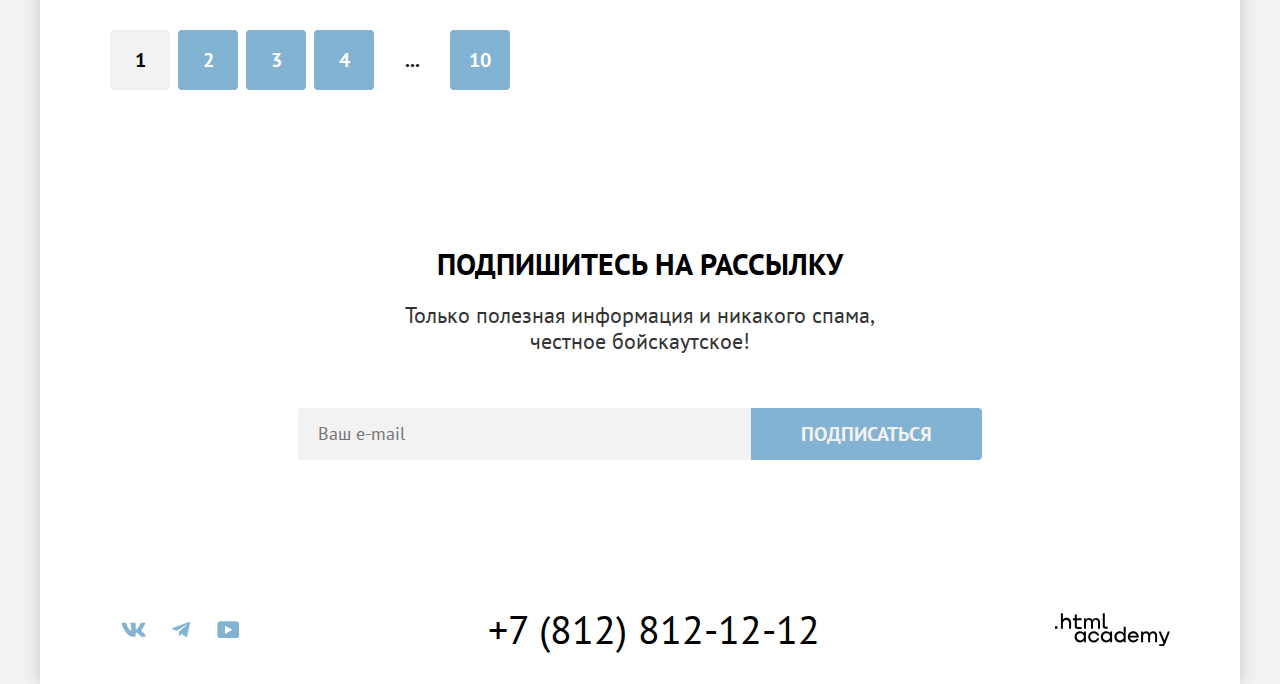
<file: 8/catalog.html>
<!DOCTYPE html>
<html lang="ru">
  <head>
    <meta charset="utf-8">
    <title>HTML Academy: Седона - Гостиницы</title>
    <link rel="stylesheet" href="styles/styles.css">
    <link rel="icon" href="favicon.ico">
    <link rel="icon" type="image/png" href="images/favicon.png">
    <base href="https://htmlacademy-htmlcss.github.io/2325445-sedona-37/8/">
</head>
  <body>
    <div class="container">
      <header class="page-header">
        <nav class="navigation">
          <a class="nav-logo" href="index.html">
            <img class="page-header-logo" src="images/logo.svg" width="140" height="70" alt="Логотип сайта - надпись на английском языке Город Седона.">
          </a>
          <ul class="nav-list">
            <li class="nav-item">
              <a class="nav-link" href="index.html">Главная</a>
            </li>
            <li class="nav-item">
              <a class="nav-link" href="#">О Седоне</a>
            </li>
            <li class="nav-item nav-link-current">
              <a class="nav-link" href="catalog.html">Гостиницы</a>
            </li>
          </ul>
          <ul class="nav-list nav-list-user">
            <li class="nav-item">
              <button class="nav-link open-modal-search" type="button">
                <span class="visually-hidden">Поиск</span>
                <svg aria-hidden="true" focusable="false" width="20" height="20" viewBox="0 0 20 20" fill="none" xmlns="http://www.w3.org/2000/svg">
                  <path fill="#000" d="m19.5 18-3.7-3.7a8 8 0 0 0 1.7-4.8 8 8 0 1 0-3.1 6.3l3.7 3.7 1.4-1.5Zm-10-2.5a6 6 0 0 1-6-6 6 6 0 0 1 12 0 6 6 0 0 1-6 6Z"/>
                </svg>
              </button>
            </li>
            <li class="nav-item">
              <a class="nav-link nav-link-favourites" href="#">
                <span class="visually-hidden">Избранное</span>
                <svg aria-hidden="true" focusable="false" width="20" height="20" viewBox="0 0 20 20" fill="none" xmlns="http://www.w3.org/2000/svg">
                  <path d="M9.9 19C9.6 19 9.3 18.9 9.1 18.6C3.7 12.5 2.4 11.1 2.1 10.7C1.4 9.8 1 8.6 1 7.4C1 4.4 3.4 2 6.5 2C7.8 2 9 2.5 10 3.3C11 2.5 12.3 2 13.5 2C16.5 2 19 4.4 19 7.4C19 8.7 18.5 9.9 17.7 10.8L10.7 18.7C10.5 18.9 10.3 19 9.9 19ZM3.9 9.5C4.2 9.9 7.4 13.5 10 16.4L16.2 9.4C16.7 8.9 16.9 8.2 16.9 7.4C16.9 5.6 15.4 4.1 13.6 4.1C12.6 4.1 11.6 4.6 10.9 5.4C10.6 5.7 10.3 5.8 10 5.8C9.7 5.8 9.4 5.6 9.2 5.4C8.5 4.6 7.5 4.1 6.5 4.1C4.7 4.1 3.2 5.6 3.2 7.4C3.1 8.3 3.5 9 3.9 9.5C3.8 9.5 3.8 9.5 3.9 9.5Z" fill="black"/>
                </svg>
                <span class="favourites-counter">12</span>
              </a>
            </li>
            <li class="nav-item">
              <a class="button" href="#">Хочу сюда!</a>
            </li>
          </ul>
        </nav>
    </header>

      <main class="main-container main-inner">
        <section class="filter">
          <div class="filter-container">
            <h1 class="filter-title">Гостиницы Седоны</h1>
            <ul class="breadcrumbs">
              <li class="breadcrumbs-item">
                <a class="breadcrumbs-link" href="index.html">
                  <span class="visually-hidden">Главная</span>
                </a>
              </li>
              <li class="breadcrumbs-item">
                <a class="breadcrumbs-link">Гостиницы</a>
              </li>
            </ul>

            <h2 class="visually-hidden">Параметры фильтрации</h2>
            <form class="filter-form" action="https://echo.htmlacademy.ru/" method="get">
              <fieldset class="filter-group">
                <legend class="filter-group-title">Инфраструктура:</legend>
                <ul class="filter-list">
                  <li class="filter-item">
                    <label class="control">
                      <input class="control-input" type="checkbox" name="swimming-pool" checked>
                      <span class="control-label">Бассейн</span>
                    </label>
                  </li>
                  <li class="filter-item">
                    <label class="control">
                      <input class="control-input" type="checkbox" name="parking" checked>
                      <span class="control-label">Парковка</span>
                    </label>
                  </li>
                  <li class="filter-item">
                    <label class="control" lang="en">
                      <input class="control-input" type="checkbox" name="wifi">
                      <span class="control-label">Wi-Fi</span>
                    </label>
                  </li>
                </ul>
              </fieldset>

              <fieldset class="filter-group">
                <legend class="filter-group-title">Тип Жилья:</legend>
                <ul class="filter-list">
                  <li class="filter-item">
                    <label class="control">
                      <input class="control-input" type="radio" name="housing-type" value="hotel" checked>
                      <span class="control-label">Гостиница</span>
                    </label>
                  </li>
                  <li class="filter-item">
                    <label class="control">
                      <input class="control-input" type="radio" name="housing-type" value="motel">
                      <span class="control-label">Мотель</span>
                    </label>
                  </li>
                  <li class="filter-item">
                    <label class="control">
                      <input class="control-input" type="radio" name="housing-type" value="apartment">
                      <span class="control-label">Апартаменты</span>
                    </label>
                  </li>
                </ul>
              </fieldset>

              <fieldset class="filter-group filter-group-range">
                <legend class="filter-group-title">Стоимость, ₽:</legend>

                  <div class="filter-range-input-wrapper">
                    <label class="filter-range-label">
                      от <input class="range-input" type="number" value="0" name="min-price">
                    </label>
                    <label class="filter-range-label">
                      до <input class="range-input" type="number" value="9000" name="max-price">
                    </label>
                  </div>

                  <div class="filter-range">
                    <div class="range-scale">
                      <div class="range-bar" style="left: 0; right: 60px">
                        <button class="range-toggle toggle-min">
                          <span class="visually-hidden">Изменить минимальную цену.</span>
                        </button>
                        <button class="range-toggle toggle-max">
                          <span class="visually-hidden">Изменить максимальную цену.</span>
                        </button>
                      </div>
                    </div>
                </div>
              </fieldset>

              <div class="filter-buttons">
                <button class="button button-secondary" type="submit">Применить</button>
                <button class="button reset-button button-transparent" type="reset">Сбросить</button>
              </div>
            </form>
          </div>
        </section>

        <section class="catalog">
          <div class="catalog-row">
            <h2 class="catalog-title">Найдено гостиниц: <span>38</span></h2>

            <div class="catalog-select">
              <select class="select-control" aria-label="Сортировка">
                <option value="low-to-high">Сначала дешёвые</option>
                <option value="high-to-low">Сначала дорогие</option>
                <option value="popular">По популярности</option>
              </select>
            </div>

            <ul class="catalog-view">
              <li class="catalog-card-view">
                <a href="#" class="catalog-view-button catalog-view-button-active">
                  <span class="visually-hidden">Показать карточки</span>
                </a>
              </li>
              <li class="catalog-slide-view">
                <a href="#" class="catalog-view-button">
                  <span class="visually-hidden">Показать в виде слайдера</span>
                </a>
              </li>
              <li class="catalog-list-view">
                <a href="#" class="catalog-view-button">
                  <span class="visually-hidden">Показать списком</span>
                </a>
              </li>
            </ul>
          </div>

          <ul class="catalog-results-list">
            <li class="housing-card">
              <a class="housing-card-link" href="#">
                <img class="housing-card-img" src="images/cards/amara-resort.jpg" width="300" height="212" alt="Ночной пейзаж - кусок звездного неба между красными скалами.">
              </a>
              <h3 class="housing-card-title">
                <a class="housing-card-link" href="#">Amara Resort & Spa</a>
              </h3>
              <p class="housing-card-type">Гостиница</p>
              <p class="housing-card-price">От 4000 ₽</p>
              <a class="housing-card-more button" href="#">Подробнее</a>
              <button class="housing-card-favourites button button-secondary" type="button">В избранное</button>
              <figure class="housing-card-stars">
                <img src="images/cards/4-stars.svg" width="90" height="17" alt="Четыре звезды." >
                <figcaption class="visually-hidden">Оценка гостиницы - четыре звезды</figcaption>
              </figure>
              <span class="housing-card-rating">Рейтинг: 8,5</span>
            </li>

            <li class="housing-card">
              <a class="housing-card-link" href="#">
                <img class="housing-card-img" src="images/cards/villas-at-poco-diablo.jpg" width="300" height="212" alt="Пейзаж - массивный каньон вдали, над каньоном тучи и радуга.">
              </a>
              <h3 class="housing-card-title">
                <a class="housing-card-link" href="#">Villas at Poco Diablo</a>
              </h3>
              <p class="housing-card-type">Гостиница</p>
              <p class="housing-card-price">От 5000 ₽</p>
              <a class="housing-card-more button" href="#">Подробнее</a>
              <button class="housing-card-favourites button button-secondary button-active" type="button">В избранном</button>
              <figure class="housing-card-stars">
                <img src="images/cards/4-stars.svg" width="90" height="17" alt="Четыре звезды.">
                <figcaption class="visually-hidden">Оценка гостиницы - четыре звезды</figcaption>
              </figure>
              <span class="housing-card-rating">Рейтинг: 9,2</span>
            </li>

            <li class="housing-card">
              <a class="housing-card-link" href="#">
                <img class="housing-card-img" src="images/cards/desert-quail-inn.jpg" width="300" height="212" alt="Пейзаж - массивный каньон на фоне светлого неба, на переднем плане много растительности.">
              </a>
              <h3 class="housing-card-title">
                <a class="housing-card-link" href="#">Desert Quail Inn</a>
              </h3>
              <p class="housing-card-type">Гостиница</p>
              <p class="housing-card-price">От 2500 ₽</p>
              <a class="housing-card-more button" href="#">Подробнее</a>
              <button class="housing-card-favourites button button-secondary" type="button">В избранное</button>
              <figure class="housing-card-stars">
                <img src="images/cards/3-stars.svg" width="66" height="17" alt="Три звезды.">
                <figcaption class="visually-hidden">Оценка гостиницы - три звезды</figcaption>
              </figure>
              <span class="housing-card-rating">Рейтинг: 6,9</span>
            </li>

            <li class="housing-card">
              <a class="housing-card-link" href="#">
                <img class="housing-card-img" src="images/cards/green-tree-inn.jpg" width="300" height="212" alt="Ночной пейзаж - массивный каньон вдали на фоне звездного неба.">
              </a>
              <h3 class="housing-card-title">
                <a class="housing-card-link" href="#">GreenTree Inn</a>
              </h3>
              <p class="housing-card-type">Гостиница</p>
              <p class="housing-card-price">От 1500 ₽</p>
              <a class="housing-card-more button" href="#">Подробнее</a>
              <button class="housing-card-favourites button button-secondary" type="button">В избранное</button>
              <figure class="housing-card-stars">
                <img src="images/cards/2-stars.svg" width="42" height="17" alt="Две звезды.">
                <figcaption class="visually-hidden">Оценка гостиницы - две звезды</figcaption>
              </figure>
              <span class="housing-card-rating">Рейтинг: 5,0</span>
            </li>
          </ul>

          <ul class="pagination">
            <li class="pagination-item">
              <a class="pagination-link pagination-current">1</a>
            </li>
            <li class="pagination-item">
              <a class="pagination-link" href="#">2</a>
            </li>
            <li class="pagination-item">
              <a class="pagination-link" href="#">3</a>
            </li>
            <li class="pagination-item">
              <a class="pagination-link" href="#">4</a>
            </li>
            <li class="pagination-item">
              <a class="pagination-link pagination-skip">...</a>
            </li>
            <li class="pagination-item">
              <a class="pagination-link" href="#">10</a>
            </li>
          </ul>
        </section>

        <section class="subscription subscription-inner">
          <h2 class="section-title subscription-title">Подпишитесь на рассылку</h2>
          <p class="section-desc subscription-desc">Только полезная информация и никакого спама,<br> честное бойскаутское!</p>
          <form class="subscription-form" action="https://echo.htmlacademy.ru/" method="post">
            <label class="visually-hidden" for="subscription-email" lang="en">Email</label>
            <input class="subscription-field" placeholder="Ваш e-mail" type="email" name="subscription-email" id="subscription-email" required>
            <button class="subscription-button button button-secondary" type="submit">Подписаться</button>
          </form>
        </section>
      </main>

      <footer class="page-footer">
        <section class="footer-social">
          <h2 class="visually-hidden">Мы в социальных сетях</h2>
          <ul class="footer-social-list">
            <li class="footer-social-item">
              <a class="footer-social-button" href="https://vk.com/htmlacademy">
                <svg aria-hidden="true" focusable="false" width="25" height="15" viewBox="0 0 25 15" fill="none" xmlns="http://www.w3.org/2000/svg">
                  <path fill="#83B3D3" fill-rule="evenodd" d="M24.12 1.8c.16-.54 0-.94-.8-.94H20.7c-.67 0-.98.34-1.15.73 0 0-1.33 3.2-3.22 5.27-.61.6-.9.8-1.23.8-.16 0-.41-.2-.41-.75v-5.1c0-.66-.19-.95-.74-.95H9.82c-.42 0-.67.3-.67.59 0 .62.95.76 1.04 2.51v3.8c0 .83-.15.98-.48.98-.9 0-3.06-3.2-4.34-6.88-.25-.72-.5-1-1.18-1H1.57c-.75 0-.9.34-.9.73 0 .68.89 4.07 4.14 8.55 2.17 3.06 5.23 4.72 8 4.72 1.68 0 1.88-.37 1.88-1v-2.32c0-.74.16-.88.7-.88.38 0 1.05.19 2.6 1.66 1.79 1.75 2.08 2.54 3.08 2.54h2.63c.75 0 1.12-.37.9-1.1-.23-.72-1.08-1.77-2.2-3.02-.62-.71-1.54-1.48-1.82-1.86-.39-.5-.28-.71 0-1.15 0 0 3.2-4.42 3.54-5.93Z" clip-rule="evenodd"/>
                </svg>
                <span class="visually-hidden">ВКонтакте</span>
              </a>
            </li>
            <li class="footer-social-item">
              <a class="footer-social-button" href="https://t.me/htmlacademy">
                <svg aria-hidden="true" focusable="false" width="18" height="16" viewBox="0 0 18 16" fill="none" xmlns="http://www.w3.org/2000/svg">
                  <path fill="#83B3D3" d="M16.79.96.84 7.1c-1.09.44-1.08 1.05-.2 1.32l4.1 1.28 9.47-5.98c.44-.27.85-.13.52.17l-7.68 6.93-.28 4.22c.41 0 .6-.2.83-.41l1.99-1.94 4.13 3.06c.77.42 1.31.2 1.5-.71l2.72-12.8c.28-1.1-.43-1.61-1.16-1.28Z"/>
                </svg>
                <span class="visually-hidden">Телеграм</span>
              </a>
            </li>
            <li class="footer-social-item">
              <a class="footer-social-button" href="https://www.youtube.com/user/htmlacademyru">
                <svg aria-hidden="true" focusable="false" width="22" height="17" viewBox="0 0 22 17" fill="none" xmlns="http://www.w3.org/2000/svg">
                  <path fill="#83B3D3" d="M18.94.36H3.51C1.65.36.33 1.95.33 3.76v10.09c0 1.91 1.32 3.5 3.18 3.5h15.65c1.64 0 3.17-1.59 3.17-3.4V3.76c-.22-1.8-1.53-3.4-3.39-3.4ZM7.99 12.89V4.82l7.34 4.04-7.34 4.03Z"/>
                </svg>
                <span class="visually-hidden" lang="en">YouTube</span>
              </a>
            </li>
          </ul>
        </section>
        <div class="footer-contacts">
          <p class="visually-hidden">Позвоните нам</p>
          <a class="footer-contacts-phone" href="tel:+78128121212">+7 (812) 812-12-12</a>
        </div>
        <div class="footer-madeby">
          <p class="visually-hidden">Сделано в .html academy</p>
          <a class="footer-madeby-logo" href="https://htmlacademy.ru/">
            <svg aria-hidden="true" focusable="false" width="115" height="33" viewBox="0 0 115 33" fill="none" xmlns="http://www.w3.org/2000/svg">
              <path fill="#000" d="M0 13.26v2.6h2.5v-2.6H0ZM11.6 4.86c-1.6 0-2.8.7-3.6 1.7h-.1V.36h-2v15.5h2v-5.3c0-2.1 1.3-3.6 3.3-3.6 1.8 0 2.9 1.4 2.9 3.2v5.7h2v-6.1c.1-3-1.8-4.9-4.5-4.9ZM26.6 5.16h-4.8v-3.7h-2v3.8h-1.9v2h1.9v6c0 1.7 1 2.7 2.7 2.7h4.1v-2h-3.7c-.7 0-1.1-.4-1.1-1.1v-5.7h4.8v-2ZM41.1 4.96c-1.6 0-2.9.8-3.5 2.1h-.1c-.6-1.2-1.8-2.1-3.4-2.1-1.4 0-2.5.8-3.1 1.8h-.1v-1.6H29v10.6h2v-5.4c0-2 1-3.5 2.6-3.5 1.5 0 2.4 1 2.4 2.6v6.3h2v-5.6c0-2.4 1.4-3.3 2.6-3.3 1.5 0 2.4 1 2.4 2.6v6.3h2v-6.5c.1-2.5-1.4-4.3-3.9-4.3ZM47.8 13.06c0 1.7 1 2.7 2.8 2.7h2v-2h-1.7c-.7 0-1.1-.4-1.1-1.1V.36h-2v12.7ZM28.9 20.06c-.9-1.1-2.2-1.8-3.9-1.8-3.1 0-5.4 2.3-5.4 5.6s2.3 5.6 5.4 5.6c1.8 0 3-.8 3.8-1.9h.1v1.6h2v-10.6h-2v1.5Zm-3.6 7.4c-2.2 0-3.6-1.6-3.6-3.6s1.4-3.6 3.6-3.6 3.6 1.6 3.6 3.6c0 1.9-1.4 3.6-3.6 3.6ZM44.2 22.36c-.5-2.4-2.6-4.1-5.4-4.1a5.4 5.4 0 0 0-5.6 5.6c0 3.1 2.2 5.6 5.6 5.6 2.8 0 4.9-1.8 5.4-4.2h-2.1a3.4 3.4 0 0 1-3.3 2.3c-2.2 0-3.6-1.6-3.6-3.6s1.4-3.6 3.6-3.6c1.6 0 2.8 1 3.3 2.2h2.1v-.2ZM55.1 20.06c-.9-1.1-2.2-1.8-3.9-1.8-3.1 0-5.4 2.3-5.4 5.6s2.3 5.6 5.4 5.6c1.8 0 3-.8 3.8-1.9h.1v1.6h2v-10.6h-2v1.5Zm-3.6 7.4c-2.2 0-3.6-1.6-3.6-3.6s1.4-3.6 3.6-3.6 3.6 1.6 3.6 3.6c0 1.9-1.5 3.6-3.6 3.6ZM68.7 20.16c-.9-1.1-2.2-1.9-3.9-1.9-3.1 0-5.4 2.3-5.4 5.6s2.2 5.6 5.4 5.6c1.7 0 3-.8 3.8-1.8h.1v1.5h2v-15.4h-2v6.4Zm-3.6 7.3c-2.2 0-3.6-1.6-3.6-3.6s1.4-3.6 3.6-3.6 3.6 1.6 3.6 3.6c-.1 2-1.5 3.6-3.6 3.6ZM78.3 18.26c-3.3 0-5.5 2.5-5.5 5.6 0 3 2.1 5.6 5.5 5.6 2.5 0 4.5-1.3 5.2-3.6h-2.1c-.5 1-1.6 1.6-3 1.6-1.9 0-3.3-1.3-3.4-2.9h8.8c.2-3.6-2-6.3-5.5-6.3Zm0 1.9c1.7 0 3 1 3.3 2.6h-6.5c.3-1.5 1.5-2.6 3.2-2.6ZM98.2 18.26c-1.6 0-2.9.8-3.6 2h-.1c-.6-1.2-1.8-2-3.4-2-1.4 0-2.5.7-3.1 1.8v-1.5h-1.9v10.6h2v-5.4c0-2 1-3.4 2.6-3.5 1.5 0 2.4 1 2.4 2.6v6.3h2v-5.6c0-2.4 1.4-3.3 2.6-3.3 1.5 0 2.4 1 2.4 2.6v6.3h2v-6.5c.1-2.6-1.4-4.4-3.9-4.4ZM109.4 27.36l-3.6-8.9h-2.2l4.8 11.6c-.3.9-.7 1.2-1.7 1.2h-2.5v2h2.5c1.8 0 2.8-.8 3.5-2.6l4.7-12.2h-2.1l-3.4 8.9Z"/>
            </svg>
            <span class="visually-hidden">Логотип html academy</span>
          </a>
        </div>
      </footer>

      <dialog class="modal-search">
        <div class="modal-wrapper">
          <h2 class="modal-title">Поиск гостиницы в Седоне</h2>
          <form class="modal-form" action="https://echo.htmlacademy.ru/" method="get">
            <label class="modal-date-label" for="arrival-date">
              <span class="modal-date-label-text">Дата Заезда:</span>
              <input class="modal-date-input" type="text" placeholder="Укажите дату" id="arrival-date" name="arrival-date" value="27 апреля 2020" required>
              <span class="modal-date-text modal-date-text-error">Мы не можем отправить вас в прошлое.</span>
            </label>
            <label class="modal-date-label" for="departure-date">
              <span class="modal-date-label-text">Дата Выезда:</span>
              <input class="modal-date-input" type="text" placeholder="Укажите дату" id="departure-date" name="departure-date" value="1 сентября 2023" required>
              <span class="modal-date-text">На эти даты есть свободные номера. Пока есть.</span>
            </label>
            <div class="guest-count-wrapper">
              <label class="modal-guests-label" for="adults-count">Взрослые:</label>
              <div class="guest-count-input-wrapper">
                <button class="minus-button" type="button">
                  <svg aria-hidden="true" focusable="false" width="14" height="2" viewBox="0 0 14 2" fill="none" xmlns="http://www.w3.org/2000/svg">
                    <path d="M0 0v2h14V0H0Z" fill="#756157" fill-opacity=".3"/>
                  </svg>
                </button>
                <input class="guest-count" type="number" value="2" min="0" max="10" id="adults-count" name="adults-count">
                <button class="plus-button" type="button">
                  <svg width="14" height="14" viewBox="0 0 14 14" fill="none" xmlns="http://www.w3.org/2000/svg">
                    <path d="M14 6H8V0H6v6H0v2h6v6h2V8h6V6Z" fill="#756157" fill-opacity=".3"/>
                  </svg>
                </button>
              </div>
            </div>
            <div class="guest-count-wrapper">
              <span class="modal-guests-label modal-guests-label-kids">
                <label class="modal-guests-label modal-guests-label-icon" for="kids-count">Дети:</label>
                <span class="tooltip">
                  <button class="tooltip-toggle" type="button" aria-labelledby="tooltip-label-kids">
                    <svg aria-hidden="true" focusable="false" width="2" height="12" viewBox="0 0 2 12" fill="none" xmlns="http://www.w3.org/2000/svg">
                      <path fill-rule="evenodd" clip-rule="evenodd" d="M0 0h2v2H0V0Zm2 12H0V3h2v9Z" fill="#fff"/>
                    </svg>
                  </button>
                  <span class="tooltip-text" role="tooltip" id="tooltip-label-kids">Укажите количество детей, которые будут с вами, возраст которых от 6 до 18 лет. Дети до 6 лет размещаются бесплатно.</span>
                </span>
              </span>
              <div class="guest-count-input-wrapper">
                <button class="minus-button" type="button">
                  <svg aria-hidden="true" focusable="false" width="14" height="2" viewBox="0 0 14 2" fill="none" xmlns="http://www.w3.org/2000/svg">
                    <path d="M0 0v2h14V0H0Z" fill="#756157" fill-opacity=".3"/>
                  </svg>
                </button>
                <input class="guest-count" type="number" value="2" min="0" max="10" id="kids-count" name="kids-count">
                <button class="plus-button" type="button">
                  <svg width="14" height="14" viewBox="0 0 14 14" fill="none" xmlns="http://www.w3.org/2000/svg">
                    <path d="M14 6H8V0H6v6H0v2h6v6h2V8h6V6Z" fill="#756157" fill-opacity=".3"/>
                  </svg>
                </button>
              </div>
            </div>
            <button class="button button-secondary modal-button" type="submit">Найти</button>
          </form>
          <button class="modal-close-button" type="button">
            <span class="visually-hidden">Закрыть модальное окно</span>
            <svg aria-hidden="true" focusable="false" width="15" height="15" viewBox="0 0 15 15" fill="none" xmlns="http://www.w3.org/2000/svg">
              <path d="M14.5 1.8 13.2.5 7.5 6.2 1.8.5.5 1.8l5.7 5.7-5.7 5.7 1.3 1.3 5.7-5.7 5.7 5.7 1.3-1.3-5.7-5.7 5.7-5.7Z" fill="#000"/>
            </svg>
          </button>
        </div>
      </dialog>

      <script src="./modal.js"></script>
    </div>
  </body>
</html>
</file>
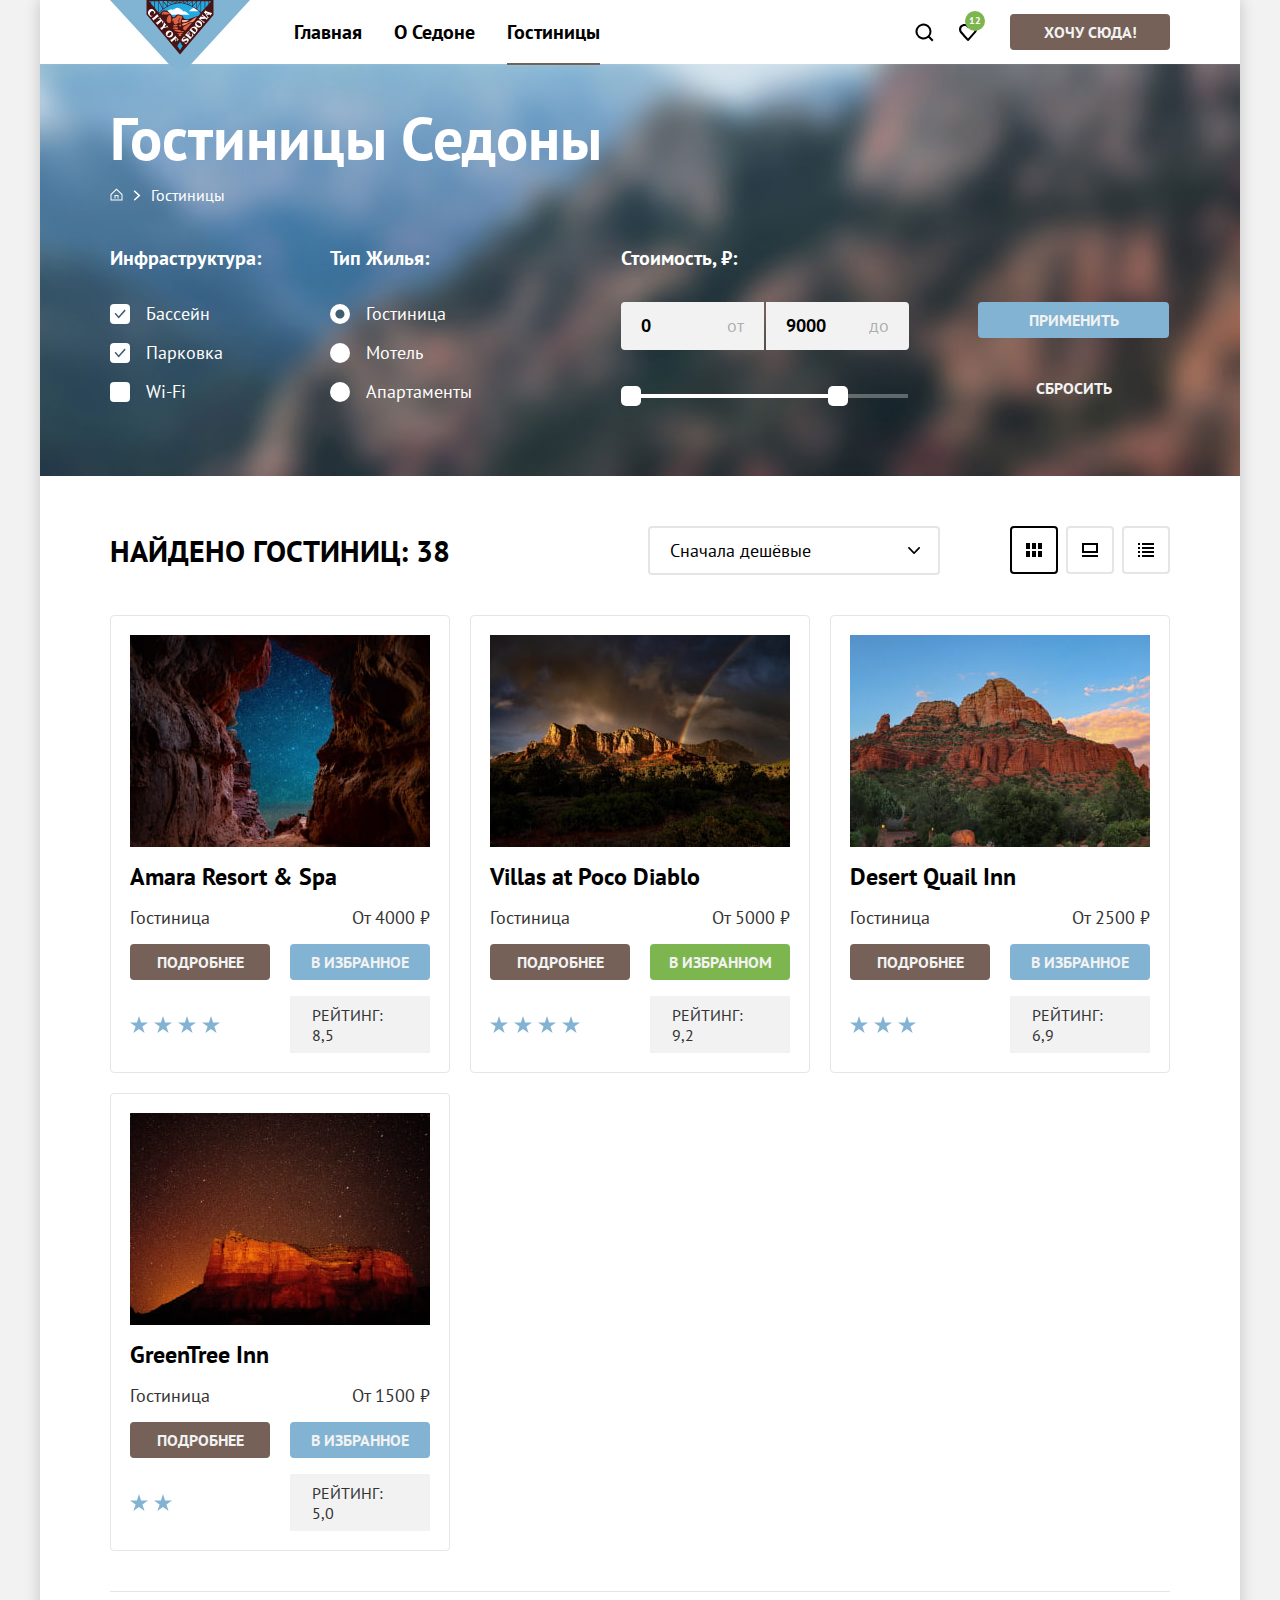
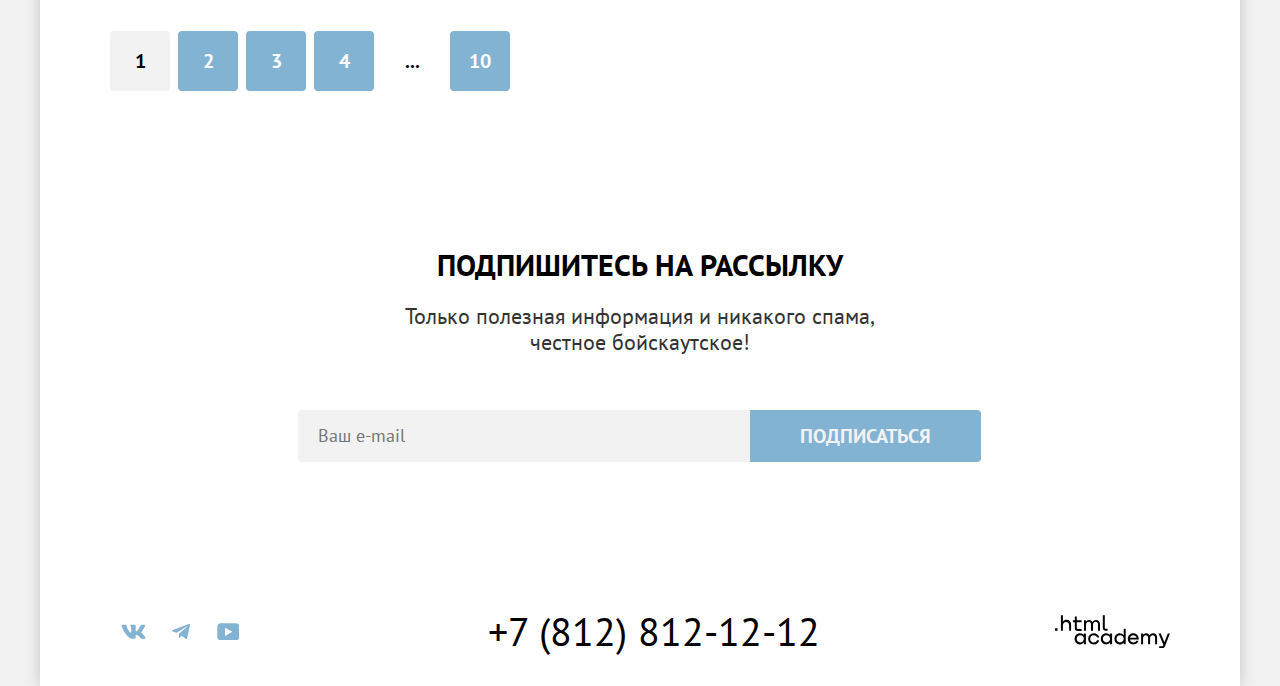
<file: 9/catalog.html>
<!DOCTYPE html>
<html lang="ru">
  <head>
    <meta charset="utf-8">
    <title>HTML Academy: Седона - Гостиницы</title>
    <link rel="stylesheet" href="styles/styles.css">
    <link rel="icon" href="favicon.ico">
    <link rel="icon" type="image/png" href="images/favicon.png">
    <base href="https://htmlacademy-htmlcss.github.io/2325445-sedona-37/9/">
</head>
  <body>
    <div class="container">
      <header class="page-header">
        <nav class="navigation">
          <a class="nav-logo" href="index.html">
            <img class="page-header-logo" src="images/logo.svg" width="140" height="70" alt="Логотип сайта - надпись на английском языке Город Седона.">
          </a>
          <ul class="nav-list">
            <li class="nav-item">
              <a class="nav-link" href="index.html">Главная</a>
            </li>
            <li class="nav-item">
              <a class="nav-link" href="#">О Седоне</a>
            </li>
            <li class="nav-item">
              <a class="nav-link nav-link-current" href="catalog.html">Гостиницы</a>
            </li>
          </ul>
          <ul class="nav-list nav-list-user">
            <li class="nav-item">
              <button class="nav-link nav-link-user open-modal-search" type="button">
                <span class="visually-hidden">Поиск - открыть модальное окно.</span>
                <svg aria-hidden="true" focusable="false" width="20" height="20" viewBox="0 0 20 20" fill="none" xmlns="http://www.w3.org/2000/svg">
                  <path fill="#000" d="m19.5 18-3.7-3.7a8 8 0 0 0 1.7-4.8 8 8 0 1 0-3.1 6.3l3.7 3.7 1.4-1.5Zm-10-2.5a6 6 0 0 1-6-6 6 6 0 0 1 12 0 6 6 0 0 1-6 6Z"/>
                </svg>
              </button>
            </li>
            <li class="nav-item">
              <a class="nav-link nav-link-user nav-link-favourites" href="#">
                <span class="visually-hidden">Избранное.</span>
                <svg aria-hidden="true" focusable="false" width="20" height="20" viewBox="0 0 20 20" fill="none" xmlns="http://www.w3.org/2000/svg">
                  <path d="M9.9 19C9.6 19 9.3 18.9 9.1 18.6C3.7 12.5 2.4 11.1 2.1 10.7C1.4 9.8 1 8.6 1 7.4C1 4.4 3.4 2 6.5 2C7.8 2 9 2.5 10 3.3C11 2.5 12.3 2 13.5 2C16.5 2 19 4.4 19 7.4C19 8.7 18.5 9.9 17.7 10.8L10.7 18.7C10.5 18.9 10.3 19 9.9 19ZM3.9 9.5C4.2 9.9 7.4 13.5 10 16.4L16.2 9.4C16.7 8.9 16.9 8.2 16.9 7.4C16.9 5.6 15.4 4.1 13.6 4.1C12.6 4.1 11.6 4.6 10.9 5.4C10.6 5.7 10.3 5.8 10 5.8C9.7 5.8 9.4 5.6 9.2 5.4C8.5 4.6 7.5 4.1 6.5 4.1C4.7 4.1 3.2 5.6 3.2 7.4C3.1 8.3 3.5 9 3.9 9.5C3.8 9.5 3.8 9.5 3.9 9.5Z" fill="black"/>
                </svg>
                <p class="favourites-counter">12<span class="visually-hidden"> гостиниц в избранном.</span></p>
              </a>
            </li>
          </ul>
          <a class="button" href="#">Хочу сюда!</a>
        </nav>
      </header>

      <main class="main-container main-inner">
        <section class="filter">
          <div class="filter-container">
            <h1 class="filter-title">Гостиницы Седоны</h1>
            <ul class="breadcrumbs">
              <li class="breadcrumbs-item">
                <a class="breadcrumbs-link" href="index.html">
                  <span class="visually-hidden">Главная.</span>
                </a>
              </li>
              <li class="breadcrumbs-item">
                <a class="breadcrumbs-link">Гостиницы</a>
              </li>
            </ul>

            <h2 class="visually-hidden">Параметры фильтрации.</h2>
            <form class="filter-form" action="https://echo.htmlacademy.ru/" method="get">
              <fieldset class="filter-group">
                <legend class="filter-group-title">Инфраструктура:</legend>
                <ul class="filter-list">
                  <li class="filter-item">
                    <label class="control">
                      <input class="control-input" type="checkbox" name="swimming-pool" checked>
                      <span class="control-label">Бассейн</span>
                    </label>
                  </li>
                  <li class="filter-item">
                    <label class="control">
                      <input class="control-input" type="checkbox" name="parking" checked>
                      <span class="control-label">Парковка</span>
                    </label>
                  </li>
                  <li class="filter-item">
                    <label class="control" lang="en">
                      <input class="control-input" type="checkbox" name="wifi">
                      <span class="control-label">Wi-Fi</span>
                    </label>
                  </li>
                </ul>
              </fieldset>

              <fieldset class="filter-group">
                <legend class="filter-group-title">Тип Жилья:</legend>
                <ul class="filter-list">
                  <li class="filter-item">
                    <label class="control">
                      <input class="control-input" type="radio" name="housing-type" value="hotel" checked>
                      <span class="control-label">Гостиница</span>
                    </label>
                  </li>
                  <li class="filter-item">
                    <label class="control">
                      <input class="control-input" type="radio" name="housing-type" value="motel">
                      <span class="control-label">Мотель</span>
                    </label>
                  </li>
                  <li class="filter-item">
                    <label class="control">
                      <input class="control-input" type="radio" name="housing-type" value="apartment">
                      <span class="control-label">Апартаменты</span>
                    </label>
                  </li>
                </ul>
              </fieldset>

              <fieldset class="filter-group filter-group-range">
                <legend class="filter-group-title">Стоимость, ₽:</legend>

                  <div class="filter-range-input-wrapper">
                    <label class="filter-range-label">
                      от <input class="range-input" type="number" name="min-price" value="0">
                    </label>
                    <label class="filter-range-label">
                      до <input class="range-input" type="number" name="max-price" value="9000">
                    </label>
                  </div>

                  <div class="filter-range">
                    <div class="range-scale">
                      <div class="range-bar" style="left: 0; right: 60px">
                        <button class="range-toggle toggle-min" type="button">
                          <span class="visually-hidden">Изменить минимальную цену.</span>
                        </button>
                        <button class="range-toggle toggle-max" type="button">
                          <span class="visually-hidden">Изменить максимальную цену.</span>
                        </button>
                      </div>
                    </div>
                </div>
              </fieldset>

              <div class="filter-buttons">
                <button class="button button-secondary" type="submit">Применить</button>
                <button class="button reset-button button-transparent" type="reset">Сбросить</button>
              </div>
            </form>
          </div>
        </section>

        <section class="catalog">
          <div class="catalog-row">
            <h2 class="catalog-title">Найдено гостиниц: <span>38</span></h2>

            <div class="catalog-select">
              <select class="select-control" aria-label="Сортировка">
                <option value="low-to-high">Сначала дешёвые</option>
                <option value="high-to-low">Сначала дорогие</option>
                <option value="popular">По популярности</option>
              </select>
            </div>

            <ul class="catalog-view">
              <li class="catalog-card-view">
                <a href="#" class="catalog-view-button catalog-view-button-active">
                  <span class="visually-hidden">Показать карточки.</span>
                </a>
              </li>
              <li class="catalog-slide-view">
                <a href="#" class="catalog-view-button">
                  <span class="visually-hidden">Показать в виде слайдера.</span>
                </a>
              </li>
              <li class="catalog-list-view">
                <a href="#" class="catalog-view-button">
                  <span class="visually-hidden">Показать списком.</span>
                </a>
              </li>
            </ul>
          </div>

          <ul class="catalog-results-list">
            <li class="housing-card">
              <a class="housing-card-link" href="#">
                <img class="housing-card-img" src="images/cards/amara-resort.jpg" width="300" height="212" alt="Ночной пейзаж - звездное небо между красными скалами.">
              </a>
              <h3 class="housing-card-title">
                <a class="housing-card-link" href="#">Amara Resort & Spa</a>
              </h3>
              <p class="housing-card-type">Гостиница</p>
              <p class="housing-card-price">От 4000 ₽</p>
              <a class="button housing-card-more" href="#">Подробнее</a>
              <button class="button button-secondary housing-card-favourites" type="button">В избранное</button>
              <figure class="housing-card-stars">
                <img src="images/cards/4-stars.svg" width="90" height="17" alt="Оценка гостиницы - четыре звезды.">
              </figure>
              <span class="housing-card-rating">Рейтинг: 8,5</span>
            </li>

            <li class="housing-card">
              <a class="housing-card-link" href="#">
                <img class="housing-card-img" src="images/cards/villas-at-poco-diablo.jpg" width="300" height="212" alt="Пейзаж - массивный каньон вдали, над каньоном тучи и радуга.">
              </a>
              <h3 class="housing-card-title">
                <a class="housing-card-link" href="#">Villas at Poco Diablo</a>
              </h3>
              <p class="housing-card-type">Гостиница</p>
              <p class="housing-card-price">От 5000 ₽</p>
              <a class="button housing-card-more" href="#">Подробнее</a>
              <button class="button button-secondary button-active housing-card-favourites" type="button">В избранном</button>
              <figure class="housing-card-stars">
                <img src="images/cards/4-stars.svg" width="90" height="17" alt="Оценка гостиницы - четыре звезды.">
              </figure>
              <span class="housing-card-rating">Рейтинг: 9,2</span>
            </li>

            <li class="housing-card">
              <a class="housing-card-link" href="#">
                <img class="housing-card-img" src="images/cards/desert-quail-inn.jpg" width="300" height="212" alt="Пейзаж - массивный каньон на фоне светлого неба, на переднем плане много растительности.">
              </a>
              <h3 class="housing-card-title">
                <a class="housing-card-link" href="#">Desert Quail Inn</a>
              </h3>
              <p class="housing-card-type">Гостиница</p>
              <p class="housing-card-price">От 2500 ₽</p>
              <a class="button housing-card-more" href="#">Подробнее</a>
              <button class="button button-secondary housing-card-favourites" type="button">В избранное</button>
              <figure class="housing-card-stars">
                <img src="images/cards/3-stars.svg" width="66" height="17" alt="Оценка гостиницы - три звезды.">
              </figure>
              <span class="housing-card-rating">Рейтинг: 6,9</span>
            </li>

            <li class="housing-card">
              <a class="housing-card-link" href="#">
                <img class="housing-card-img" src="images/cards/green-tree-inn.jpg" width="300" height="212" alt="Ночной пейзаж - массивный каньон вдали на фоне звездного неба.">
              </a>
              <h3 class="housing-card-title">
                <a class="housing-card-link" href="#">GreenTree Inn</a>
              </h3>
              <p class="housing-card-type">Гостиница</p>
              <p class="housing-card-price">От 1500 ₽</p>
              <a class="button housing-card-more" href="#">Подробнее</a>
              <button class="button button-secondary housing-card-favourites" type="button">В избранное</button>
              <figure class="housing-card-stars">
                <img src="images/cards/2-stars.svg" width="42" height="17" alt="Оценка гостиницы - две звезды.">
              </figure>
              <span class="housing-card-rating">Рейтинг: 5,0</span>
            </li>
          </ul>

          <h3 class="visually-hidden">Пагинация</h3>
          <ul class="pagination">
            <li class="pagination-item">
              <a class="pagination-link pagination-current">1</a>
            </li>
            <li class="pagination-item">
              <a class="pagination-link" href="#">2</a>
            </li>
            <li class="pagination-item">
              <a class="pagination-link" href="#">3</a>
            </li>
            <li class="pagination-item">
              <a class="pagination-link" href="#">4</a>
            </li>
            <li class="pagination-item">
              <a class="pagination-link pagination-skip">...</a>
            </li>
            <li class="pagination-item">
              <a class="pagination-link" href="#">10</a>
            </li>
          </ul>
        </section>

        <section class="subscription subscription-inner">
          <h2 class="section-title subscription-title">Подпишитесь на рассылку</h2>
          <p class="section-desc subscription-desc">Только полезная информация и никакого спама,<br> честное бойскаутское!</p>
          <form class="subscription-form" action="https://echo.htmlacademy.ru/" method="post">
            <label class="visually-hidden" for="subscription-email" lang="en">Введите Email.</label>
            <input class="subscription-field" type="email" name="subscription-email" id="subscription-email" placeholder="Ваш e-mail" required>
            <button class="button button-secondary subscription-button" type="submit">Подписаться</button>
          </form>
        </section>
      </main>

      <footer class="page-footer">
        <section class="footer-social">
          <h2 class="visually-hidden">Мы в социальных сетях.</h2>
          <ul class="footer-social-list">
            <li class="footer-social-item">
              <a class="footer-social-button" href="https://vk.com/htmlacademy">
                <svg aria-hidden="true" focusable="false" width="25" height="15" viewBox="0 0 25 15" fill="none" xmlns="http://www.w3.org/2000/svg">
                  <path fill="#83B3D3" fill-rule="evenodd" d="M24.12 1.8c.16-.54 0-.94-.8-.94H20.7c-.67 0-.98.34-1.15.73 0 0-1.33 3.2-3.22 5.27-.61.6-.9.8-1.23.8-.16 0-.41-.2-.41-.75v-5.1c0-.66-.19-.95-.74-.95H9.82c-.42 0-.67.3-.67.59 0 .62.95.76 1.04 2.51v3.8c0 .83-.15.98-.48.98-.9 0-3.06-3.2-4.34-6.88-.25-.72-.5-1-1.18-1H1.57c-.75 0-.9.34-.9.73 0 .68.89 4.07 4.14 8.55 2.17 3.06 5.23 4.72 8 4.72 1.68 0 1.88-.37 1.88-1v-2.32c0-.74.16-.88.7-.88.38 0 1.05.19 2.6 1.66 1.79 1.75 2.08 2.54 3.08 2.54h2.63c.75 0 1.12-.37.9-1.1-.23-.72-1.08-1.77-2.2-3.02-.62-.71-1.54-1.48-1.82-1.86-.39-.5-.28-.71 0-1.15 0 0 3.2-4.42 3.54-5.93Z" clip-rule="evenodd"/>
                </svg>
                <span class="visually-hidden">ВКонтакте.</span>
              </a>
            </li>
            <li class="footer-social-item">
              <a class="footer-social-button" href="https://t.me/htmlacademy">
                <svg aria-hidden="true" focusable="false" width="18" height="16" viewBox="0 0 18 16" fill="none" xmlns="http://www.w3.org/2000/svg">
                  <path fill="#83B3D3" d="M16.79.96.84 7.1c-1.09.44-1.08 1.05-.2 1.32l4.1 1.28 9.47-5.98c.44-.27.85-.13.52.17l-7.68 6.93-.28 4.22c.41 0 .6-.2.83-.41l1.99-1.94 4.13 3.06c.77.42 1.31.2 1.5-.71l2.72-12.8c.28-1.1-.43-1.61-1.16-1.28Z"/>
                </svg>
                <span class="visually-hidden">Телеграм.</span>
              </a>
            </li>
            <li class="footer-social-item">
              <a class="footer-social-button" href="https://www.youtube.com/user/htmlacademyru">
                <svg aria-hidden="true" focusable="false" width="22" height="17" viewBox="0 0 22 17" fill="none" xmlns="http://www.w3.org/2000/svg">
                  <path fill="#83B3D3" d="M18.94.36H3.51C1.65.36.33 1.95.33 3.76v10.09c0 1.91 1.32 3.5 3.18 3.5h15.65c1.64 0 3.17-1.59 3.17-3.4V3.76c-.22-1.8-1.53-3.4-3.39-3.4ZM7.99 12.89V4.82l7.34 4.04-7.34 4.03Z"/>
                </svg>
                <span class="visually-hidden" lang="en">YouTube.</span>
              </a>
            </li>
          </ul>
        </section>
        <section class="footer-contacts">
          <h2 class="visually-hidden">Позвоните нам.</h2>
          <a class="footer-contacts-phone" href="tel:+78128121212">+7 (812) 812-12-12</a>
        </section>
        <section class="footer-madeby">
          <h2 class="visually-hidden">Сделано в .html academy.</h2>
          <a class="footer-madeby-logo" href="https://htmlacademy.ru/">
            <svg aria-hidden="true" focusable="false" width="115" height="33" viewBox="0 0 115 33" fill="none" xmlns="http://www.w3.org/2000/svg">
              <path fill="#000" d="M0 13.26v2.6h2.5v-2.6H0ZM11.6 4.86c-1.6 0-2.8.7-3.6 1.7h-.1V.36h-2v15.5h2v-5.3c0-2.1 1.3-3.6 3.3-3.6 1.8 0 2.9 1.4 2.9 3.2v5.7h2v-6.1c.1-3-1.8-4.9-4.5-4.9ZM26.6 5.16h-4.8v-3.7h-2v3.8h-1.9v2h1.9v6c0 1.7 1 2.7 2.7 2.7h4.1v-2h-3.7c-.7 0-1.1-.4-1.1-1.1v-5.7h4.8v-2ZM41.1 4.96c-1.6 0-2.9.8-3.5 2.1h-.1c-.6-1.2-1.8-2.1-3.4-2.1-1.4 0-2.5.8-3.1 1.8h-.1v-1.6H29v10.6h2v-5.4c0-2 1-3.5 2.6-3.5 1.5 0 2.4 1 2.4 2.6v6.3h2v-5.6c0-2.4 1.4-3.3 2.6-3.3 1.5 0 2.4 1 2.4 2.6v6.3h2v-6.5c.1-2.5-1.4-4.3-3.9-4.3ZM47.8 13.06c0 1.7 1 2.7 2.8 2.7h2v-2h-1.7c-.7 0-1.1-.4-1.1-1.1V.36h-2v12.7ZM28.9 20.06c-.9-1.1-2.2-1.8-3.9-1.8-3.1 0-5.4 2.3-5.4 5.6s2.3 5.6 5.4 5.6c1.8 0 3-.8 3.8-1.9h.1v1.6h2v-10.6h-2v1.5Zm-3.6 7.4c-2.2 0-3.6-1.6-3.6-3.6s1.4-3.6 3.6-3.6 3.6 1.6 3.6 3.6c0 1.9-1.4 3.6-3.6 3.6ZM44.2 22.36c-.5-2.4-2.6-4.1-5.4-4.1a5.4 5.4 0 0 0-5.6 5.6c0 3.1 2.2 5.6 5.6 5.6 2.8 0 4.9-1.8 5.4-4.2h-2.1a3.4 3.4 0 0 1-3.3 2.3c-2.2 0-3.6-1.6-3.6-3.6s1.4-3.6 3.6-3.6c1.6 0 2.8 1 3.3 2.2h2.1v-.2ZM55.1 20.06c-.9-1.1-2.2-1.8-3.9-1.8-3.1 0-5.4 2.3-5.4 5.6s2.3 5.6 5.4 5.6c1.8 0 3-.8 3.8-1.9h.1v1.6h2v-10.6h-2v1.5Zm-3.6 7.4c-2.2 0-3.6-1.6-3.6-3.6s1.4-3.6 3.6-3.6 3.6 1.6 3.6 3.6c0 1.9-1.5 3.6-3.6 3.6ZM68.7 20.16c-.9-1.1-2.2-1.9-3.9-1.9-3.1 0-5.4 2.3-5.4 5.6s2.2 5.6 5.4 5.6c1.7 0 3-.8 3.8-1.8h.1v1.5h2v-15.4h-2v6.4Zm-3.6 7.3c-2.2 0-3.6-1.6-3.6-3.6s1.4-3.6 3.6-3.6 3.6 1.6 3.6 3.6c-.1 2-1.5 3.6-3.6 3.6ZM78.3 18.26c-3.3 0-5.5 2.5-5.5 5.6 0 3 2.1 5.6 5.5 5.6 2.5 0 4.5-1.3 5.2-3.6h-2.1c-.5 1-1.6 1.6-3 1.6-1.9 0-3.3-1.3-3.4-2.9h8.8c.2-3.6-2-6.3-5.5-6.3Zm0 1.9c1.7 0 3 1 3.3 2.6h-6.5c.3-1.5 1.5-2.6 3.2-2.6ZM98.2 18.26c-1.6 0-2.9.8-3.6 2h-.1c-.6-1.2-1.8-2-3.4-2-1.4 0-2.5.7-3.1 1.8v-1.5h-1.9v10.6h2v-5.4c0-2 1-3.4 2.6-3.5 1.5 0 2.4 1 2.4 2.6v6.3h2v-5.6c0-2.4 1.4-3.3 2.6-3.3 1.5 0 2.4 1 2.4 2.6v6.3h2v-6.5c.1-2.6-1.4-4.4-3.9-4.4ZM109.4 27.36l-3.6-8.9h-2.2l4.8 11.6c-.3.9-.7 1.2-1.7 1.2h-2.5v2h2.5c1.8 0 2.8-.8 3.5-2.6l4.7-12.2h-2.1l-3.4 8.9Z"/>
            </svg>
            <span class="visually-hidden">Логотип html academy.</span>
          </a>
        </section>
      </footer>

      <dialog class="modal-search">
        <div class="modal-wrapper">
          <h2 class="modal-title">Поиск гостиницы в Седоне</h2>
          <form class="modal-form" action="https://echo.htmlacademy.ru/" method="get">
            <label class="modal-date-label" for="arrival-date">
              <span class="modal-date-label-text">Дата Заезда:</span>
              <input class="modal-date-input" type="text" name="arrival-date" id="arrival-date" value="27 апреля 2020" placeholder="Укажите дату" required>
              <span class="modal-date-comment modal-date-comment-error">Мы не можем отправить вас в прошлое.</span>
            </label>
            <label class="modal-date-label" for="departure-date">
              <span class="modal-date-label-text">Дата Выезда:</span>
              <input class="modal-date-input" type="text" name="departure-date" id="departure-date" value="1 сентября 2023" placeholder="Укажите дату" required>
              <span class="modal-date-comment">На эти даты есть свободные номера. Пока есть.</span>
            </label>
            <div class="guest-count-wrapper">
              <label class="modal-guests-label" for="adults-count">Взрослые:</label>
              <div class="guest-count-input-wrapper">
                <button class="guest-count-button minus-button" type="button">
                  <span class="visually-hidden">Минус один гость.</span>
                  <svg aria-hidden="true" focusable="false" width="14" height="2" viewBox="0 0 14 2" fill="none" xmlns="http://www.w3.org/2000/svg">
                    <path d="M0 0v2h14V0H0Z" fill="#756157" fill-opacity=".3"/>
                  </svg>
                </button>
                <input class="guest-count" type="number" name="adults-count" id="adults-count" value="2" min="0" max="10">
                <button class="guest-count-button plus-button" type="button">
                  <span class="visually-hidden">Плюс один гость.</span>
                  <svg width="14" height="14" viewBox="0 0 14 14" fill="none" xmlns="http://www.w3.org/2000/svg">
                    <path d="M14 6H8V0H6v6H0v2h6v6h2V8h6V6Z" fill="#756157" fill-opacity=".3"/>
                  </svg>
                </button>
              </div>
            </div>
            <div class="guest-count-wrapper">
              <div class="tooltip-wrapper">
                <label class="modal-guests-label" for="kids-count">Дети:</label>
                <span class="tooltip">
                  <button class="tooltip-toggle" type="button" aria-labelledby="tooltip-label-kids">
                    <svg aria-hidden="true" focusable="false" width="2" height="12" viewBox="0 0 2 12" fill="none" xmlns="http://www.w3.org/2000/svg">
                      <path fill-rule="evenodd" clip-rule="evenodd" d="M0 0h2v2H0V0Zm2 12H0V3h2v9Z" fill="#fff"/>
                    </svg>
                  </button>
                  <span class="tooltip-text" role="tooltip" id="tooltip-label-kids">Укажите количество детей, которые будут с вами, возраст которых от 6 до 18 лет. Дети до 6 лет размещаются бесплатно.</span>
                </span>
              </div>
              <div class="guest-count-input-wrapper">
                <button class="guest-count-button minus-button" type="button">
                  <span class="visually-hidden">Минус один гость.</span>
                  <svg aria-hidden="true" focusable="false" width="14" height="2" viewBox="0 0 14 2" fill="none" xmlns="http://www.w3.org/2000/svg">
                    <path d="M0 0v2h14V0H0Z" fill="#756157" fill-opacity=".3"/>
                  </svg>
                </button>
                <input class="guest-count" type="number" name="kids-count" id="kids-count" value="2" min="0" max="10">
                <button class="guest-count-button plus-button" type="button">
                  <span class="visually-hidden">Плюс один гость.</span>
                  <svg width="14" height="14" viewBox="0 0 14 14" fill="none" xmlns="http://www.w3.org/2000/svg">
                    <path d="M14 6H8V0H6v6H0v2h6v6h2V8h6V6Z" fill="#756157" fill-opacity=".3"/>
                  </svg>
                </button>
              </div>
            </div>
            <button class="button button-secondary modal-button" type="submit">Найти</button>
          </form>
          <button class="modal-close-button" type="button">
            <span class="visually-hidden">Закрыть модальное окно.</span>
            <svg aria-hidden="true" focusable="false" width="15" height="15" viewBox="0 0 15 15" fill="none" xmlns="http://www.w3.org/2000/svg">
              <path d="M14.5 1.8 13.2.5 7.5 6.2 1.8.5.5 1.8l5.7 5.7-5.7 5.7 1.3 1.3 5.7-5.7 5.7 5.7 1.3-1.3-5.7-5.7 5.7-5.7Z" fill="#000"/>
            </svg>
          </button>
        </div>
      </dialog>
    </div>

    <script src="./modal.js"></script>
  </body>
</html>
</file>
<file: styles/styles.css>
@font-face {
  font-family: "PT Sans";
  font-style: normal;
  font-weight: 400;
  src: url("../fonts/ptsans-400.woff2") format("woff2");
  font-display: swap;
}

@font-face {
  font-family: "PT Sans";
  font-style: normal;
  font-weight: 700;
  src: url("../fonts/ptsans-700.woff2") format("woff2");
  font-display: swap;
}

*,
*::before,
*::after {
  box-sizing: border-box;
}

html, body {
  height: 100%; /* sticky footer */
  min-height: 100%; /* sticky footer */
}

body {
  min-width: 1280px;
  margin: 0;

  font-family: "PT Sans", sans-serif;
  font-size: 22px;
  line-height: 26px;
  color: #333333;
  background-color: #f2f2f2;
}

.container {
  display: flex; /* sticky footer */
  flex-direction: column; /* sticky footer */

  margin: 0 auto;
  width: 1200px;
  min-height: 100%; /* sticky footer */

  background-color: #ffffff;
  box-shadow: 0 0 15px rgba(0, 0, 0, 0.2);
}

.visually-hidden {
  position: absolute;
  width: 1px;
  height: 1px;
  margin: -1px;
  padding: 0;
  border: 0;
  clip: rect(0 0 0 0);
  overflow: hidden;
}

.button {
  display: inline-block;
  padding: 8px 50px;

  font-family: inherit;
  font-weight: 700;
  font-size: 16px;
  line-height: 20px;
  text-align: center;

  color: #f2f2f2;
  background-color: #756157;
  border: none;
  border-radius: 4px;
  text-decoration: none;
  text-transform: uppercase;

  cursor: pointer;

  transition: background-color 0.15s ease-in,
              color 0.15s ease-in;
}

.button:hover:not(.button:disabled) {
  background-color: #615048;
}

.button:focus {
  background-color: #615048;
}

.button:focus-visible {
  outline: none;
}

.button:active:not(.button:disabled) {
  color: rgba(255, 255, 255, 0.3);
  background-color: #756157;
}

.button:disabled {
  background-color: #e5e5e5;
}

.button-secondary {
  background-color: #82b3d3;
}

.button-secondary:hover:not(.button-secondary:disabled) {
  background-color: #68a2ca;
}

.button-secondary:focus {
  background-color: #68a2ca;
}

.button-secondary:active:not(.button-secondary:disabled) {
  background-color: #68a2ca;
}

.button-secondary:disabled {
  background-color: #e5e5e5;
}

.button-active {
  background-color: #7db54f;
}

.button-active:hover:not(.button-active:disabled) {
  background-color: #6c9e42;
}

.button-active:focus {
  background-color: #6c9e42;
}

.button-active:active:not(.button-active:disabled) {
  background-color: #7db54f;
}

.button-active:disabled {
  background-color: #e5e5e5;
}

.button-transparent {
  background-color: unset;
}

.button-transparent:hover:not(.button-transparent:disabled) {
  color: rgba(255, 255, 255, 0.6);
  background-color: unset;
}

.button-transparent:focus {
  background-color: unset;
}

.button-transparent:focus-visible {
  outline: 3px solid #83b3d3;
}

.button-transparent:active:not(.button-transparent:disabled) {
  color: rgba(255, 255, 255, 0.3);
  background-color: unset;
}

.button-transparent:disabled {
  color: rgba(255, 255, 255, 0.1);
  background-color: unset;
}

/* header */
.page-header {
  min-height: 64px;

  font-size: 20px;
  line-height: 24px;
  font-weight: 700;
  color: #000000;
  background-color: #ffffff;
}

.navigation {
  display: flex;
  width: 1060px;
  margin: 0 auto;
}

.nav-logo {
  z-index: 1;
  margin-bottom: -6px;
  margin-right: 28px;
}

.page-header-logo {
  display: block;
}

.nav-list {
  display: flex;
  flex-wrap: wrap;

  width: 440px;
  margin: 0;
  padding: 0;
  list-style: none;
}

.nav-link {
  display: block;
  padding: 20px 16px;
  color: #000000;
  text-decoration: none;
  transition: color 0.15s ease-in;
}

.nav-link:hover,
.nav-link:focus {
  color: #756157;
}

.nav-link:active {
  color: rgba(117, 97, 87, 0.3);
}

.nav-link-current {
  position: relative;
}

.nav-link-current::before {
  content: "";
  position: absolute;
  left: 16px;
  bottom: -1px;
  width: calc(100% - 16px * 2);
  height: 2px;
  -ms-grid-row-align: center;
          align-self: center;
  z-index: 1;
  background-color: #756257;
}

.nav-list-user {
  width: 320px;
  justify-content: end;
  align-content: center;
  align-items: center;
  margin-left: auto;
}

.nav-link-user {
  display: flex;
  padding: 22px 12px;
}

.nav-link-user path {
  transition: fill 0.15s ease-in;
}

.nav-link-user:hover path,
.nav-link-user:focus path {
  fill: #756157;
}

.nav-link-user:active path {
  fill: #756157;
  fill-opacity: 0.3;
}

.nav-link-favourites {
  position: relative;
}

.favourites-counter {
  position: absolute;
  left: 19px;
  top: 11px;

  display: flex;
  justify-content: center;
  align-items: center;
  min-width: 20px;
  height: 20px;
  padding: 4px;
  margin: 0;

  color: #ffffff;
  text-align: center;
  font-size: 10px;
  line-height: 10px;

  border-radius: 10px;
  background-color: #7db54f;
}

.navigation .button {
  -ms-grid-row-align: center;
          align-self: center;
  min-width: 160px;
  padding: 8px 20px;
  margin-left: 20px;
}

/* main */
.main-container {
  flex-grow: 1; /* sticky footer */
}

/* hero */
.hero {
  position: relative;

  display: flex;
  flex-direction: column;
  align-items: center;
  min-height: 485px;
  padding-top: 51px;
  padding-bottom: 82px;

  color: #ffffff;
  background-color: rgba(129, 179, 211, 0.6);
  background-image: url("../images/hero/hero-bg.jpg");
  background-size: cover;
  background-repeat: no-repeat;
}

.hero::before {
  content: "";
  position: absolute;
  bottom: 0;
  width: 100%;
  height: 57px;
  background-image: url("../images/hero/hero-divider.svg");
  background-repeat: no-repeat;
  background-position: center;
}

.hero-image {
  margin: 0;
}

.hero-image img {
  display: block;
  -o-object-fit: cover;
     object-fit: cover;
}

/* advantages */
.advantages {
  padding-top: 69px;
}

.section-title {
  margin: 0 auto;
  width: 630px;

  font-weight: 700;
  font-size: 30px;
  line-height: 36px;
  text-transform: uppercase;
  color: #000000;
  text-align: center;
}

.section-desc {
  margin: 0 auto;
  width: 660px;
  text-align: center;
}

.advantages-title {
  margin-bottom: 25px;
}

.advantages-desc {
  margin-bottom: 90px;
}

.advantages-list {
  display: flex;
  flex-wrap: wrap;
  margin: 0;
  padding: 0;
  list-style: none;
}

.advantages-item {
  display: flex;
  align-items: center;

  font-size: 18px;
  line-height: 21px;
  text-align: center;
  background-color: rgba(131, 179, 211, 0.2);
}

.advantages-item-light {
  background-color: rgba(131, 179, 211, 0.12);
}

.advantages-item-dark {
  color: #ffffff;
  background-color: #82b3d3;
}

.advantages-item-reverse {
  flex-direction: row-reverse;
}

.advantages-item-wrapper {
  display: -ms-grid;
  display: grid;
  -ms-grid-rows: -webkit-min-content 62px -webkit-min-content;
  -ms-grid-rows: min-content 62px min-content;
  grid-template-rows: -webkit-min-content -webkit-min-content;
  grid-template-rows: min-content min-content;
  row-gap: 62px;

  align-content: center;
  min-height: 385px;
  padding: 30px 80px;
}

.advantages-item-title {
  position: relative;

  width: 175px;
  margin: 0 auto;
  -ms-grid-row-align: end;
          align-self: end;

  font-weight: 700;
  font-size: 24px;
  line-height: 28px;
  color: #000000;
  text-transform: uppercase;
}

.advantages-item-title::before {
  content: "";
  position: absolute;
  bottom: -30px;
  left: 50%;
  -webkit-transform: translate(-50%, 50%);
          transform: translate(-50%, 50%);
  width: 60px;
  height: 2px;
  background-color: rgba(0, 0, 0, 0.3);
}

.advantages-item-dark .advantages-item-title {
  color: #ffffff;
}

.advantages-item-dark .advantages-item-title::before {
  background-color: rgba(255, 255, 255, 0.3);
}

.advantages-item-desc {
  margin: 0;
  width: 240px;
}

.advantages-img {
  display: block;
  -o-object-fit: cover;
     object-fit: cover;
}

/* services */
.services {
  padding-top: 64px;
}

.services-title {
  margin-bottom: 20px;
}

.services-desc {
  margin-bottom: 64px;
}

.services-list {
  display: flex;
  flex-wrap: wrap;
  margin: 0;
  padding: 0;
  list-style: none;
}

.services-item {
  padding: 81px 85px;
  width: 400px;

  font-size: 18px;
  line-height: 21px;
  text-align: center;
  background-color: rgba(131, 179, 211, 0.12);
}

.services-item-light {
  background-color: #ffffff;
}

.services-item-title {
  position: relative;
  margin-top: 102px;
  margin-bottom: 30px;

  font-weight: 700;
  font-size: 24px;
  line-height: 28px;
  color: #000000;
  text-transform: uppercase;
}

.services-item-title::before {
  content: "";
  position: absolute;
  top: -71px;
  left: 50%;
  width: 80px;
  height: 80px;
  -webkit-transform: translate(-50%, -50%);
          transform: translate(-50%, -50%);
  background-repeat: no-repeat;
  background-position: bottom 0 left 50%;
}

.services-item-housing .services-item-title::before {
  background-image: url("../images/services/services-housing.svg");
}

.services-item-food .services-item-title::before {
  background-image: url("../images/services/services-food.svg");
}

.services-item-souveniers .services-item-title::before {
  background-image: url("../images/services/services-souveniers.svg");
}

.services-item-desc {
  margin: 0;
}

/* search section */
.search {
  padding-top: 96px;
  padding-bottom: 96px;
  text-align: center;
}

.search-title {
  margin-bottom: 20px;
}

.search-desc {
  margin-bottom: 54px;
}

.search-button {
  max-width: 655px;
  font-size: 20px;
  line-height: 36px;
}

/* subscription */
.subscription {
  min-height: 414px;
  padding-top: 96px;
  padding-bottom: 104px;

  text-align: center;
  color: #ffffff;
  background-color: rgba(129, 179, 211, 0.6);
  background-image: url("../images/subscription-bg.jpg");
  background-size: cover;
  background-repeat: no-repeat;
}

.subscription-title {
  margin-bottom: 20px;
  color: #ffffff;
}

.subscription-desc {
  margin-bottom: 55px;
}

.subscription-form {
  display: flex;
  width: 684px;
  margin: 0 auto;
}

.subscription-field {
  flex-shrink: 0;
  width: 452px;
  padding: 14px 20px;

  font-family: inherit;
  font-size: 18px;
  line-height: 24px;

  background-color: #f2f2f2;
  border: none;
  border-radius: 4px 0 0 4px;

  transition: background-color 0.15s ease-in;
}

.subscription-field:hover,
.subscription-field:focus {
  background-color: #e6e6e6;
}

.subscription-field:focus-visible {
  background-color: #e6e6e6;
  outline: 3px solid #82b3d3;
  outline-offset: -3px;
}

.subscription-field:disabled {
  background-color: #e5e5e5;
}

.subscription-field:disabled::-webkit-input-placeholder {
  color: #ffffff;
}

.subscription-field:disabled::-moz-placeholder {
  color: #ffffff;
}

.subscription-field:disabled:-ms-input-placeholder {
  color: #ffffff;
}

.subscription-field:disabled::-ms-input-placeholder {
  color: #ffffff;
}

.subscription-field:disabled::placeholder {
  color: #ffffff;
}

.subscription-button {
  font-size: 20px;
  line-height: 36px;
  border-radius: 0 4px 4px 0;
}

/* footer */
.page-footer {
  display: flex;
  justify-content: space-between;
  align-items: center;
  -webkit-column-gap: 70px;
     -moz-column-gap: 70px;
          column-gap: 70px;

  box-sizing: border-box;
  width: 1200px;
  min-height: 120px;
  margin: 0 auto;
  padding: 40px 70px 30px;

  color: #000000;
}

.footer-social {
  flex-shrink: 0;
  width: 142px;
}

.footer-social-list {
  display: flex;
  flex-wrap: wrap;
  margin: 0;
  padding: 0;

  list-style: none;
}

.footer-social-button {
  display: flex;
  justify-content: center;
  align-items: center;
  width: 47px;
  height: 40px;
}

.footer-social-button path {
  transition: fill 0.15s ease-in;
}

.footer-social-button:hover path {
  fill: #68a2ca;
}

.footer-social-button:focus path {
  fill: #68a2ca;
}

.footer-social-button:focus-visible {
  outline: none;
}

.footer-social-button:active path {
  fill: rgba(104, 162, 202, 0.3);
}

.footer-contacts-phone {
  font-size: 40px;
  line-height: 40px;
  text-align: center;
  color: #000000;
  text-transform: uppercase;
  text-decoration: none;

  transition: color 0.15s ease-in;
}

.footer-contacts-phone:hover,
.footer-contacts-phone:focus {
  color: #756157;
}

.footer-contacts-phone:focus-visible {
  outline: none;
}

.footer-contacts-phone:active {
  color: rgba(117, 97, 87, 0.3);
}

.footer-madeby-logo {
  flex-shrink: 0;
  display: block;
  height: 33px;
}

.footer-madeby-logo path {
  transition: fill 0.15s ease-in;
}

.footer-madeby-logo:hover path,
.footer-madeby-logo:focus path {
  fill: #756157;
}

.footer-madeby-logo:focus-visible {
  outline: none;
}

.footer-madeby-logo:active path {
  fill: rgba(117, 97, 87, 0.3);
}

/* catalog page */

/* filter section */
.filter {
  padding-top: 35px;
  padding-bottom: 70px;
  box-sizing: border-box;
  min-height: 412px;

  color: #ffffff;
  background-color: rgba(129, 179, 211, 0.6);
  background-image: url("../images/filter-bg.jpg");
  background-size: cover;
  background-repeat: no-repeat;
}

.filter-container {
  width: 1060px;
  margin: 0 auto;
}

.filter-title {
  margin: 0;
  margin-bottom: 8px;

  font-weight: 700;
  font-size: 60px;
  line-height: 78px;
}

/* breadcrumbs */
.breadcrumbs {
  display: flex;
  margin: 0;
  margin-bottom: 40px;
  padding: 0;
  list-style: none;

  font-size: 16px;
  line-height: 21px;
}

.breadcrumbs-item {
  position: relative;
  margin-right: 28px;
}

.breadcrumbs-item::before {
  content: "";
  position: absolute;
  top: 0;
  right: -18px;
  width: 8px;
  height: 100%;
  background-image: url("../images/breadcrumbs-arrow.svg");
  background-position: center;
  background-repeat: no-repeat;
}

.breadcrumbs-item:last-child {
  margin-right: 0;
}

.breadcrumbs-item:last-child::before {
  content: none;
}

.breadcrumbs-link {
  display: block;
  min-width: 13px;
  min-height: 15px;
  color: #ffffff;
  text-decoration: none;
  cursor: pointer;
  transition: opacity 0.15s ease-in;
}

.breadcrumbs-link:hover,
.breadcrumbs-link:focus {
  opacity: 0.6;
}

.breadcrumbs-item:first-child .breadcrumbs-link::before {
  content: "";
  position: absolute;
  width: 13px;
  height: 15px;
  top: 2px;
  background-image: url("../images/breadcrumbs-home.svg");
  background-repeat: no-repeat;
  background-size: 13px 15px;
  background-position: center;
}

/* filters */
.filter-form {
  display: -ms-grid;
  display: grid;
  -ms-grid-columns: 150px 70px 150px 70px 358px 70px 191px;
  grid-template-columns: 150px 150px 358px 191px;
  -webkit-column-gap: 70px;
     -moz-column-gap: 70px;
          column-gap: 70px;
  min-height: 160px;
}

.filter-group {
  margin: 0;
  padding: 0;
  border: none;
}

.filter-group-title {
  padding: 0;
  margin-bottom: 32px;

  font-weight: 700;
  font-size: 20px;
  line-height: 24px;
}

.filter-list {
  margin: 0;
  padding: 0;

  font-size: 18px;
  line-height: 23px;
  list-style: none;
}

.filter-item:not(:last-child) {
  margin-bottom: 16px;
}

/* custom radios and checkboxes */
.control {
  display: flex;
  align-items: center;
  transition: opacity 0.15s ease-in;
}

.control:hover,
.control:focus {
  opacity: 0.6;
}

.control:active {
  opacity: 0.3;
}

.control-input {
  flex-shrink: 0;
  width: 20px;
  height: 20px;
  margin: 0;

  -webkit-appearance: none;
     -moz-appearance: none;
          appearance: none;
  background-color: #ffffff;
  cursor: pointer;
  background-size: 0;
}

.control-input:focus-visible {
  outline: 3px solid #83b3d3;
  outline-offset: 0;
}

.control-input[type="checkbox"] {
  border-radius: 4px;
}

.control-input[type="checkbox"]:checked {
  background-image: url("../images/tick.svg");
  background-repeat: no-repeat;
  background-position: center top 5px;
  background-size: 13px 10px;
}

.control-input[type="radio"] {
  border-radius: 50%;
}

.control-input[type="radio"]:checked {
  background-image: url("../images/radio-button.svg");
  background-repeat: no-repeat;
  background-position: center;
  background-size: 10px 10px;
}

.control-label {
  margin-left: 16px;
}

/* filter group - range */
.filter-group-range {
  -ms-grid-column-align: right;
          justify-self: right;
  margin-right: -1px; /* pixel perfect */
}

.filter-range-input-wrapper {
  display: flex;
  -webkit-column-gap: 2px;
     -moz-column-gap: 2px;
          column-gap: 2px;
  margin-bottom: 44px;
}

.filter-range-label {
  display: flex;
  flex-direction: row-reverse;
  justify-content: space-between;
  -webkit-column-gap: 10px;
     -moz-column-gap: 10px;
          column-gap: 10px;

  width: 143px;
  padding: 12px 20px;

  font-size: 18px;
  line-height: 24px;
  color: rgba(0, 0, 0, 0.30);
  background-color: #f2f2f2;
  border-radius: 4px 0 0 4px;
  transition: background-color 0.15s ease-in;
}

.filter-range-label:last-child {
  border-radius: 0 4px 4px 0;
}

.filter-range-label:hover {
  background-color: #e6e6e6;
}

.filter-range-label:focus-within {
  background-color: #e6e6e6;
  outline: 3px solid #83b3d3
}

.range-input {
  max-width: 72px;
  padding: 0;

  font-family: inherit;
  font-weight: 700;
  font-size: 18px;
  line-height: 24px;
  background-color: transparent;
  border: none;
  -webkit-appearance: textfield;
     -moz-appearance: textfield;
          appearance: textfield;
}

.range-input:focus-visible {
  outline: none;
}

.range-input::-webkit-outer-spin-button,
.range-input::-webkit-inner-spin-button {
  -webkit-appearance: none;
          appearance: none;
  margin: 0;
}

.range-scale {
  position: relative;
  width: 287px;
  height: 4px;
  background-color: rgba(255, 255, 255, 0.3);
}

.range-bar {
  position: absolute;
  height: 4px;
  background-color: #ffffff;
}

.range-toggle {
  position: absolute;
  width: 20px;
  height: 20px;
  background-color: #ffffff;
  border: none;
  border-radius: 5px;
  top: -8px;
  cursor: pointer;

  transition: box-shadow 0.15s ease-in;
}

.range-toggle:hover,
.range-toggle:focus {
  box-shadow: 0 4px 10px rgba(0, 0, 0, 0.25);
}

.range-toggle:focus-visible {
  outline: 3px solid #83b3d3;
  box-shadow: 0 4px 10px rgba(0, 0, 0, 0.25);
}

.range-toggle:active {
  outline: 2px solid #83b3d3;
  box-shadow: 0 7px 15px rgba(0, 0, 0, 0.4);
}

.toggle-min {
  left: 0;
}

.toggle-max {
  right: 0;
}

/* filter - buttons */
.filter-buttons {
  display: flex;
  flex-direction: column;
  justify-content: flex-end;
}

.reset-button {
  margin-top: 32px;
}

/* catalog */
.catalog {
  margin: 0 auto;
  padding: 50px 0 60px;
  width: 1060px;
}

.catalog-row {
  display: flex;
  -webkit-column-gap: 70px;
     -moz-column-gap: 70px;
          column-gap: 70px;
  align-items: center;
  margin-bottom: 40px;
}

.catalog-title {
  margin: 0;
  margin-right: auto;

  font-weight: 700;
  font-size: 30px;
  line-height: 36px;
  color: #000000;
  text-transform: uppercase;
}

.catalog-select {
  flex-shrink: 0;
  width: 292px;
}

.select-control {
  width: 100%;
  padding: 12px 20px;
  padding-right: 52px;

  font-family: inherit;
  font-size: 18px;
  line-height: 21px;
  background-color: #ffffff;
  border: 2px solid #e5e5e5;
  border-radius: 4px;

  background-image: url("../images/select-arrow.svg");
  background-repeat: no-repeat;
  background-position: right 18px center;
  -webkit-appearance: none;
     -moz-appearance: none;
          appearance: none;

  transition: border-color 0.15s ease-in;
}

.select-control:hover:not(.select-control:disabled),
.select-control:focus:not(.select-control:disabled) {
  border-color: #68a2ca;
}

.select-control:focus-visible {
  border-color: #68a2ca;
  outline: none;
}

.select-control:disabled {
  opacity: 0.3;
}

.catalog-view {
  flex-shrink: 0;
  display: flex;
  flex-wrap: wrap;
  gap: 8px;

  margin: 0;
  margin-top: -1px; /* pixel perfect */
  padding: 0;
  width: 160px;

  list-style: none;
}

.catalog-view-button {
  position: relative;
  display: block;
  width: 48px;
  height: 48px;
  border: 2px solid #e5e5e5;
  border-radius: 4px;

  transition: border-color 0.15s ease-in;
}

.catalog-view-button::before {
  content: "";
  position: absolute;
  top: 50%;
  left: 50%;
  -webkit-transform: translate(-50%, -50%);
          transform: translate(-50%, -50%);
  width: 16px;
  height: 14px;
  background-repeat: no-repeat;
}

.catalog-view-button:hover {
  border-color: #000000;
}

.catalog-view-button:focus {
  border-color: #68a2ca;
}

.catalog-view-button:focus-visible {
  outline: none;
}

.catalog-view-button:active {
  border-color: #000000;
}

.catalog-card-view .catalog-view-button::before {
  background-image: url("../images/cards/card-view.svg");
}

.catalog-slide-view .catalog-view-button::before {
  background-image: url("../images/cards/slide-view.svg");
}

.catalog-list-view .catalog-view-button::before {
  background-image: url("../images/cards/list-view.svg");
}

.catalog-view-button-active {
  border-color: #000000;
}

/* cards */
.catalog-results-list {
  display: -ms-grid;
  display: grid;
  -ms-grid-columns: 340px 20px 340px 20px 340px;
  grid-template-columns: repeat(3, 340px);
  gap: 20px;

  margin: 0 auto;
  margin-bottom: 39px;
  padding: 0;
  padding-bottom: 40px;
  width: 1060px;

  border-bottom: 1px solid #e6e6e6;
  list-style: none;
}

.housing-card {
  display: -ms-grid;
  display: grid;
  -ms-grid-columns: 140px 20px 140px;
  grid-template-columns: repeat(2, 140px);
  -ms-grid-rows: 212px 16px -webkit-min-content 16px -webkit-min-content 16px auto 16px auto;
  -ms-grid-rows: 212px 16px min-content 16px min-content 16px auto 16px auto;
  grid-template-rows: 212px -webkit-min-content -webkit-min-content auto auto;
  grid-template-rows: 212px min-content min-content auto auto;
  row-gap: 16px;
  -webkit-column-gap: 20px;
     -moz-column-gap: 20px;
          column-gap: 20px;

  padding: 19px;
  border: 1px solid #e6e6e6;
  border-radius: 4px;
}

.housing-card > *:nth-child(1) {
  -ms-grid-row: 1;
  -ms-grid-column: 1;
}

.housing-card > *:nth-child(2) {
  -ms-grid-row: 1;
  -ms-grid-column: 3;
}

.housing-card > *:nth-child(3) {
  -ms-grid-row: 3;
  -ms-grid-column: 1;
}

.housing-card > *:nth-child(4) {
  -ms-grid-row: 3;
  -ms-grid-column: 3;
}

.housing-card > *:nth-child(5) {
  -ms-grid-row: 5;
  -ms-grid-column: 1;
}

.housing-card > *:nth-child(6) {
  -ms-grid-row: 5;
  -ms-grid-column: 3;
}

.housing-card > *:nth-child(7) {
  -ms-grid-row: 7;
  -ms-grid-column: 1;
}

.housing-card > *:nth-child(8) {
  -ms-grid-row: 7;
  -ms-grid-column: 3;
}

.housing-card > *:nth-child(9) {
  -ms-grid-row: 9;
  -ms-grid-column: 1;
}

.housing-card > *:nth-child(10) {
  -ms-grid-row: 9;
  -ms-grid-column: 3;
}

.housing-card-link {
  grid-column: 1 / -1;

  text-decoration: none;
  font-weight: 700;
  font-size: 24px;
  line-height: 28px;
  color: #000000;

  transition: color 0.15s ease-in;
}

.housing-card-title {
  grid-column: 1 / -1;
  margin: 0;
}

.housing-card-title .housing-card-link:hover,
.housing-card-title .housing-card-link:focus {
  color: #756157;
}

.housing-card-title .housing-card-link:active {
  color: rgba(117, 97, 87, 0.3);
}

.housing-card-img {
  display: block;
  -o-object-fit: contain;
     object-fit: contain;
  transition: opacity 0.15s ease-in;
}

.housing-card-link:hover .housing-card-img,
.housing-card-link:focus .housing-card-img {
  opacity: 0.8;
}

.housing-card-link:active .housing-card-img {
  opacity: 0.6;
}

.housing-card-type,
.housing-card-price {
  margin: 0;
  font-size: 18px;
  line-height: 21px;
}

.housing-card-type {
  -ms-grid-column: 1;
  -ms-grid-column-span: 1;
  grid-column: 1 / 2;
}

.housing-card-price {
  -ms-grid-column: 2;
  -ms-grid-column-span: 1;
  grid-column: 2 / 3;
  -ms-grid-column-align: end;
          justify-self: end;
}

.housing-card .button {
  padding: 8px;
}

.housing-card-stars {
  margin: 0;
  -ms-grid-row-align: center;
          align-self: center;
}

.housing-card-rating {
  padding: 9px 22px 8px;
  font-size: 16px;
  line-height: 20px;
  text-transform: uppercase;
  background-color: #f2f2f2;
}

/* pagination */
.pagination {
  display: flex;
  flex-wrap: wrap;
  gap: 8px;
  margin: 0;
  padding: 0;
  list-style: none;
}

.pagination-link {
  display: block;
  box-sizing: border-box;
  min-width: 60px;
  min-height: 60px;
  padding: 12px 18px;

  font-weight: 700;
  font-size: 20px;
  line-height: 36px;
  background-color: #82b3d3;
  color: #ffffff;
  text-align: center;
  text-transform: uppercase;
  text-decoration: none;
  border-radius: 4px;

  transition: background-color 0.15s ease-in,
              color 0.15s ease-in;
}

.pagination-link:hover,
.pagination-link:focus {
  background-color: #68a2ca;
}

.pagination-link:focus-visible {
  outline: none;
}

.pagination-link:active {
  color: rgba(255, 255, 255, 0.3);
  background-color: #82b3d3;
}

.pagination-current {
  color: #000000;
  background-color: #f2f2f2;
}

.pagination-current:hover,
.pagination-current:focus,
.pagination-current:active {
  color: #000000;
  background-color: #f2f2f2;
}

.pagination-skip {
  color: #000000;
  background-color: unset;
}

.pagination-skip:hover,
.pagination-skip:focus,
.pagination-skip:active {
  color: #000000;
  background-color: unset;
}

/* subscription - inner page */
.subscription-inner {
  color: #333333;
  background-color: inherit;
  background-image: unset;
}

.subscription-inner .section-title {
  color: #000000;
}

/* modal */
.open-modal-search {
  border: none;
  background-color: unset;
  cursor: pointer;
}

.modal-search {
  width: 717px;
  padding: 0;
  border: none;
  border-radius: 30px;
  box-shadow: 0 25px 50px rgba(0, 0, 0, 0.15);
  z-index: 2;
}

.modal-search::-webkit-backdrop {
  background-color: rgba(242, 242, 242, 0.8);
}

.modal-search::backdrop {
  background-color: rgba(242, 242, 242, 0.8);
}

.modal-wrapper {
  position: relative;
  display: flex;
  flex-direction: column;
  padding: 64px 70px;
}

.modal-title {
  margin: 0;
  margin-bottom: 64px;

  font-weight: 700;
  font-size: 30px;
  line-height: 36px;
  text-transform: uppercase;
}

.modal-form {
  display: -ms-grid;
  display: grid;
  -ms-grid-columns: 247px 83px 247px;
  grid-template-columns: 247px 247px;
  -webkit-column-gap: 83px;
     -moz-column-gap: 83px;
          column-gap: 83px;
  row-gap: 23px;
}

.modal-date-label {
  grid-column: 1 / -1;
  display: -ms-grid;
  display: grid;
  -ms-grid-columns: 137px 440px;
  grid-template-columns: 137px 440px;
  row-gap: 4px;
  align-items: center;
}

.modal-date-label-text {
  font-weight: 700;
  font-size: 20px;
  line-height: 24px;
}

.modal-date-input {
  -ms-grid-row-align: end;
          align-self: end;
  padding: 12px 20px;

  font-family: inherit;
  font-weight: 700;
  font-size: 18px;
  line-height: 24px;
  color: #000000;

  border: none;
  border-radius: 4px;
  background-color: #f2f2f2;
  background-image: url("../images/modal/calendar.svg");
  background-repeat: no-repeat;
  background-size: 16px 15px;
  background-position: top 16px right 22px;

  transition: background-color 0.15s ease-in;
}

.modal-date-input:hover,
.modal-date-input:focus {
  background-color: #e6e6e6;
}

.modal-date-input:focus-visible {
  outline: 3px solid #83b3d3;
}

.modal-date-input:disabled {
  background-color: #e5e5e5;
}

.modal-date-input:disabled::-webkit-input-placeholder {
  color: #ffffff;
}

.modal-date-input:disabled::-moz-placeholder {
  color: #ffffff;
}

.modal-date-input:disabled:-ms-input-placeholder {
  color: #ffffff;
}

.modal-date-input:disabled::-ms-input-placeholder {
  color: #ffffff;
}

.modal-date-input:disabled::placeholder {
  color: #ffffff;
}

.modal-date-comment {
  grid-column: 2 / -1;
  padding: 0 20px;
  font-size: 16px;
  line-height: 21px;
}

.modal-date-comment-error {
  color: #ff5757;
}

.guest-count-wrapper {
  display: -ms-grid;
  display: grid;
  -ms-grid-columns: 127px 10px 111px;
  grid-template-columns: 127px 111px;
  gap: 10px;
  align-items: center;
}

.modal-guests-label {
  font-weight: 700;
  font-size: 20px;
  line-height: 24px;
  word-wrap: break-word;
}

.modal-guests-label-kids {
  margin-left: 5px;
}

.guest-count-input-wrapper {
  display: flex;
  justify-content: space-evenly;
  align-items: center;

  background-color: #f2f2f2;
  border-radius: 4px;
}

.guest-count-button {
  display: flex;
  justify-content: center;
  align-items: center;

  width: 20px;
  height: 20px;
  padding: 0;

  background-color: transparent;
  border: none;
  border-radius: 4px;
  cursor: pointer;
}

.guest-count-button path {
  transition: fill 0.15s ease-in,
              fill-opacity 0.15s ease-in;
}

.guest-count-button:hover path,
.guest-count-button:focus path {
  fill: #000000;
  fill-opacity: 1;
}

.guest-count-button:focus-visible {
  outline: 3px solid #82b3d3;
}

.guest-count-button:active path {
  fill: #000000;
  fill-opacity: 0.2;
}

.guest-count {
  width: 31px;
  height: 48px;
  padding: 0;

  font-family: inherit;
  font-weight: 700;
  font-size: 18px;
  line-height: 20px;
  text-align: center;

  border: none;
  background-color: transparent;
  -webkit-appearance: textfield;
     -moz-appearance: textfield;
          appearance: textfield;
}

.guest-count::-webkit-outer-spin-button,
.guest-count::-webkit-inner-spin-button {
  -webkit-appearance: none;
          appearance: none;
  margin: 0;
}

.modal-button {
  grid-column: 1 / -1;
  margin-top: 25px;
  padding-top: 18px;
  padding-bottom: 18px;

  font-size: 20px;
  line-height: 24px;
  border-radius: 10px;
}

.modal-close-button {
  position: absolute;
  top: 64px;
  right: calc(-18px + 70px);

  width: 52px;
  height: 52px;
  padding: 0;
  padding-top: 3px;
  padding-left: 2px;

  background-color: #f2f2f2;
  border: none;
  border-radius: 50%;
  cursor: pointer;

  transition: background-color 0.15s ease-in;
}

.modal-close-button:hover,
.modal-close-button:focus {
  background-color: #e6e6e6;
}

.modal-close-button:focus-visible {
  background-color: #e6e6e6;
  outline: 3px solid #83b3d3;
}

.modal-close-button:active {
  background-color: #e6e6e6;
}

.modal-close-button svg {
  transition: opacity 0.15s ease-in;
}

.modal-close-button:active svg {
  opacity: 0.3;
}

/* tooltip */
.tooltip-wrapper {
  -ms-grid-column-align: start;
          justify-self: start;
  max-width: 96px;
  margin-left: 5px;
  position: relative;
}

.tooltip {
  position: absolute;
  top: 50%;
  right: calc(0 - 26px - 10px);
  -webkit-transform: translate(50%, -50%);
          transform: translate(50%, -50%);
  width: 26px;
  height: 26px;
  margin-left: -2px;
}

.tooltip-toggle {
  display: block;
  width: 100%;
  height: 100%;
  padding: 7px 12px;

  background-color: #83b3d3;
  border: none;
  border-radius: 50%;
}

.tooltip-toggle:hover,
.tooltip-toggle:focus {
  background-color: #68a2ca;
}

.tooltip-text {
  position: absolute;
  top: 100%;
  left: 50%;
  -webkit-transform: translateX(-50%);
          transform: translateX(-50%);
  z-index: 1;
  margin-top: 15px;

  display: none;
  width: 256px;
  padding-top: 20px;
  padding-right: 18px;
  padding-bottom: 23px;
  padding-left: 22px;

  color: #ffffff;
  font-weight: 400;
  font-size: 16px;
  line-height: 20px;
  background-color: #333333;
  box-shadow: 0 15px 30px rgba(0, 0, 0, 0.30);
  border-radius: 10px;
}

.tooltip-text:before {
  content: '';
  position:absolute;
  bottom: 100%;
  left: 50%;
  -webkit-transform: translateX(-50%);
          transform: translateX(-50%);
  width: 19px;
  height: 9px;
  background-image: url("../images/modal/tooltip-arrow.svg");
}

.tooltip-toggle:hover + .tooltip-text,
.tooltip-toggle:focus + .tooltip-text {
  display: block;
}
</file>
<file: 5/styles/styles.css>
@font-face {
  font-family: "PT Sans";
  font-style: normal;
  font-weight: 400;
  src: url("../fonts/ptsans-400.woff2") format("woff2");
  font-display: swap;
}

@font-face {
  font-family: "PT Sans";
  font-style: normal;
  font-weight: 700;
  src: url("../fonts/ptsans-700.woff2") format("woff2");
  font-display: swap;
}

body {
  font-family: "PT Sans", sans-serif;
  font-size: 22px;
  line-height: 26px;
  color: #333333;
  background-color: #FFFFFF;
}

.visually-hidden {
  display: none;
}

/* Вопрос 1: стилизация кнопок */

.button {
  font-family: inherit;
  font-weight: 700;
  font-size: 16px;
  line-height: 20px;

  color: #FFFFFF;
  background-color: #756157;
  text-decoration: none;
  text-transform: uppercase;
}

.button-alt {
  background-color: #82B3D3;
}

.button-active {
  background-color: #7DB54F;
}

.button.reset-button {
  background-color: unset;
}

/* header */
.page-header {
  font-size: 20px;
  line-height: 24px;
  font-weight: 700;
  color: #000000;
  background-color: #FFFFFF;
}

.nav-link {
  color: #000000;
  text-decoration: none;
}

.nav-link.button {
  color: #FFFFFF
}

/* hero */
.hero {
  color: #FFFFFF;
  background-color: rgba(129, 179, 211, 0.6);
  background-image: url(../images/hero/hero-bg.jpg);
  background-size: 100% auto;
  background-repeat: no-repeat;
}

/* advantages */
/* Вопрос 2: generic заголовки */
/* Вопрос 3: header для секции */
.advantages-header {
  text-align: center;
}

.advantages-title {
  font-weight: 700;
  font-size: 30px;
  line-height: 36px;
  text-transform: uppercase;
  color: #000000;
}

/* Вопролс 4: фон тайлов */
.advantages-item {
  text-align: center;
  background-color: rgba(131, 179, 211, 0.12);
}

.advantages-item:nth-child(2n+1) {
  background-color: rgba(131, 179, 211, 0.2);
}

.advantages-item.advantages-item-illustrated {
  color: #FFFFFF;
  background-color: #82B3D3;
}

.advantages-item-illustrated .advantages-item-title {
  color: #FFFFFF;
}

.advantages-item-title {
  font-weight: 700;
  font-size: 24px;
  line-height: 28px;
  color: #000000;
}

/* services */
.services-header {
  text-align: center;
}

.services-title {
  font-weight: 700;
  font-size: 30px;
  line-height: 36px;
  text-transform: uppercase;
  color: #000000;
}

.services-item {
  text-align: center;
}

.services-item:nth-child(2n+1) {
  background-color: rgba(131, 179, 211, 0.12);
}

.services-item-title {
  font-weight: 700;
  font-size: 24px;
  line-height: 28px;
  color: #000000;
}

/* search section */
.search {
  text-align: center;
}

.search-title {
  font-weight: 700;
  font-size: 30px;
  line-height: 36px;
  text-transform: uppercase;
  color: #000000;
}

/* subscription */
.subscription {
  text-align: center;
  color: #FFFFFF;
  background-color: rgba(129, 179, 211, 0.6);
  background-image: url(../images/subscription-bg.jpg);
  background-size: 100% auto;
  background-repeat: no-repeat;
}

.subscription-title {
  font-weight: 700;
  font-size: 30px;
  line-height: 36px;
  text-transform: uppercase;
}

.subscription-field {
  font-family: inherit;
  font-size: 18px;
  line-height: 24px;
}

/* footer */
.page-footer {
  color: #000000;
}

.footer-contacts-phone {
  font-size: 40px;
  line-height: 40px;
  text-align: center;
  color: #000000;
  text-transform: uppercase;
  text-decoration: none;
}

/* catalog page */
/* filter section */
.filter {
  color: #FFFFFF;
  background-color: rgba(129, 179, 211, 0.6);
  background-image: url(../images/filter-bg.jpg);
  background-size: 100% auto;
  background-repeat: no-repeat;
}

.filter-title {
  font-weight: 700;
  font-size: 60px;
  line-height: 78px;
}

.breadcrumbs-link {
  font-size: 16px;
  line-height: 21px;
  color: #FFFFFF;
  text-decoration: none;
}

.filter-group-title {
  font-weight: 700;
  font-size: 20px;
  line-height: 24px;
}

.filter-item {
  font-size: 18px;
  line-height: 23px;
}

/* catalog */
.catalog-title {
  font-weight: 700;
  font-size: 30px;
  line-height: 36px;
  color: #000000;
  text-transform: uppercase;
}

.select-control {
  font-family: inherit;
  font-size: 18px;
  line-height: 21px;
  color: #333333;
}

/* catalog card */
.housing-card-link {
  text-decoration: none;
}

.housing-card-title {
  font-weight: 700;
  font-size: 24px;
  line-height: 28px;
  color: #000000;
}

.housing-card p {
  font-size: 18px;
  line-height: 21px;
}

.housing-card-rating {
  font-size: 16px;
  line-height: 20px;
  text-transform: uppercase;
  background-color: #F2F2F2;
}

/* pagination */
.pagination-link {
  font-weight: 700;
  font-size: 20px;
  line-height: 36px;
  background-color: #82B3D3;
  color: #FFFFFF;
  text-transform: uppercase;
  text-decoration: none;
}

.pagination-current {
  color: #000000;
  background-color: #F2F2F2;
}

.pagination-skip {
  color: #000000;
  background-color: unset;
}

/* subscription - inner page */
.subscription-inner {
  color: #333333;
  background-color: inherit;
  background-image: unset;
}

.subscription-inner .subscription-title {
  color: #000000;
}
</file>
<file: 8/styles/styles.css>
@font-face {
  font-family: "PT Sans";
  font-style: normal;
  font-weight: 400;
  src: url("../fonts/ptsans-400.woff2") format("woff2");
  font-display: swap;
}

@font-face {
  font-family: "PT Sans";
  font-style: normal;
  font-weight: 700;
  src: url("../fonts/ptsans-700.woff2") format("woff2");
  font-display: swap;
}

*,
*::before,
*::after {
  box-sizing: border-box;
}

html, body {
  height: 100%; /* sticky footer */
  min-height: 100%; /* sticky footer */
}

body {
  margin: 0;

  font-family: "PT Sans", sans-serif;
  font-size: 22px;
  line-height: 26px;
  color: #333333;
  background-color: #F2F2F2;
}

.container {
  display: flex; /* sticky footer */
  flex-direction: column; /* sticky footer */

  margin: 0 auto;
  width: 1200px;
  min-height: 100%; /* sticky footer */

  background-color: #FFFFFF;
  box-shadow: 0 0 15px rgba(0, 0, 0, 0.2);
}

.visually-hidden {
  position: absolute;
  width: 1px;
  height: 1px;
  margin: -1px;
  padding: 0;
  border: 0;
  clip: rect(0 0 0 0);
  overflow: hidden;
}

.button {
  display: inline-block;
  padding: 8px 50px;

  font-family: inherit;
  font-weight: 700;
  font-size: 16px;
  line-height: 20px;
  text-align: center;

  color: #F2F2F2;
  background-color: #756157;
  border: none;
  border-radius: 4px;
  text-decoration: none;
  text-transform: uppercase;

  cursor: pointer;
}

.button:hover:not(.button:disabled) {
  background-color: #615048;
}

.button:focus {
  background-color: #615048;
}

.button:focus-visible {
  outline: none;
}

.button:active:not(.button:disabled) {
  color: rgba(255, 255, 255, 0.3);
  background-color: #756157;
}

.button:disabled {
  background-color: #E5E5E5;
}

.button-secondary {
  background-color: #82B3D3;
}

.button-secondary:hover:not(.button-secondary:disabled) {
  background-color: #68A2CA;
}

.button-secondary:focus {
  background-color: #68A2CA;
}

.button-secondary:active:not(.button-secondary:disabled) {
  background-color: #68A2CA;
}

.button-secondary:disabled {
  background-color: #E5E5E5;
}

.button-active {
  background-color: #7DB54F;
}

.button-active:hover:not(.button-active:disabled) {
  background-color: #6C9E42;
}

.button-active:focus {
  background-color: #6C9E42;
}

.button-active:active:not(.button-active:disabled) {
  background-color: #7DB54F;
}

.button-active:disabled {
  background-color: #E5E5E5;
}

.button-transparent {
  background-color: unset;
}

.button-transparent:hover:not(.button-transparent:disabled) {
  color: rgba(255, 255, 255, 0.6);
  background-color: unset;
}

.button-transparent:focus {
  background-color: unset;
}

.button-transparent:focus-visible {
  outline: 3px solid #83B3D3;
}

.button-transparent:active:not(.button-transparent:disabled) {
  color: rgba(255, 255, 255, 0.3);
  background-color: unset;
}

.button-transparent:disabled {
  color: rgba(255, 255, 255, 0.1);
  background-color: unset;
}

/* header */
.page-header {
  min-height: 64px;

  font-size: 20px;
  line-height: 24px;
  font-weight: 700;
  color: #000000;
  background-color: #FFFFFF;
}

.navigation {
  display: flex;
  width: 1060px;
  margin: 0 auto;
}

.nav-logo {
  z-index: 1;
  margin-bottom: -6px;
  margin-right: 30px;
}

.page-header-logo {
  display: block;
}

.nav-list {
  display: flex;
  flex-wrap: wrap;

  width: 440px;
  margin: 0;
  padding: 0;
  list-style: none;
}

.nav-list-user {
  justify-content: end;
  align-items: center;
  width: 315px;
  margin-left: auto;
}

.nav-link {
  display: block;
  padding: 20px 16px;
  color: #000000;
  text-decoration: none;
}

.nav-link-current {
  position: relative;
}

.nav-link-current::before {
  content: "";
  position: absolute;
  left: 16px;
  bottom: -1px;
  width: calc(100% - 16px * 2);
  height: 2px;
  align-self: center;
  z-index: 1;
  background-color: #756257;
}

.nav-list-user .nav-link {
  display: flex;
  padding: 22px 12px;
}

.nav-link-favourites {
  position: relative;
}

.favourites-counter {
  position: absolute;
  left: 19px;
  top: 11px;
  min-width: 20px;
  height: 20px;
  padding: 4px;
  display: flex;
  justify-content: center;
  align-items: center;

  color: #FFFFFF;
  text-align: center;
  font-size: 10px;
  line-height: 10px;

  border-radius: 10px;
  background-color: #7DB54F;
}

.nav-list-user .button {
  padding: 8px 34px;
  margin-left: 20px;
}

/* main */
.main-container {
  flex-grow: 1; /* sticky footer */
}

/* hero */
.hero {
  position: relative;

  display: flex;
  flex-direction: column;
  align-items: center;

  padding-top: 51px;
  padding-bottom: 82px;

  color: #FFFFFF;
  background-color: rgba(129, 179, 211, 0.6);
  background-image: url(../images/hero/hero-bg.jpg);
  background-size: auto 100%;
  background-repeat: no-repeat;
}

.hero::before {
  content: "";
  position: absolute;
  width: 100%;
  height: 57px;
  bottom: 0;
  background-image: url(../images/hero/hero-divider.svg);
  background-repeat: no-repeat;
}

.hero-image {
  margin: 0;
}

.hero-image img {
  display: block;
}

/* advantages */

.section-title {
  margin: 0 auto;
  width: 620px;

  font-weight: 700;
  font-size: 30px;
  line-height: 36px;
  text-transform: uppercase;
  color: #000000;
  text-align: center;
}

.section-desc {
  margin: 0 auto;
  width: 655px;
  text-align: center;
}

.advantages-title {
  margin-top: 69px;
  margin-bottom: 25px;
}

.advantages-desc {
  margin-bottom: 90px;
}

.advantages-list {
  display: flex;
  flex-wrap: wrap;
  margin: 0;
  padding: 0;
  list-style: none;
}

.advantages-item {
  display: flex;

  font-size: 18px;
  line-height: 21px;
  text-align: center;
  background-color: rgba(131, 179, 211, 0.2);
}

.advantages-item-light {
  background-color: rgba(131, 179, 211, 0.12);
}

.advantages-item-dark {
  color: #FFFFFF;
  background-color: #82B3D3;
}

.advantages-item-reverse {
  flex-direction: row-reverse;
}

.advantages-item-wrapper {
  display: grid;
  grid-template-rows: 1fr 1fr;
  row-gap: 62px;

  justify-content: center;
  min-height: 385px;
  padding: 30px 85px;
}

.advantages-item-title {
  position: relative;

  width: 175px;
  margin: 0 auto;
  align-self: end;

  font-weight: 700;
  font-size: 24px;
  line-height: 28px;
  color: #000000;
  text-transform: uppercase;
}

.advantages-item-title::before {
  content: "";
  position: absolute;
  bottom: -30px;
  left: 50%;
  transform: translate(-50%, -50%);
  width: 60px;
  height: 2px;
  background-color: rgba(0, 0, 0, 0.30);
}

.advantages-item-dark .advantages-item-title {
  color: #FFFFFF;
}

.advantages-item-dark .advantages-item-title::before {
  background-color: rgba(255, 255, 255, 0.3);
}


.advantages-item-desc {
  margin: 0;
  width: 230px;
}

.advantages-img {
  display: block;
}

/* services */
.services-title {
  margin-top: 64px;
  margin-bottom: 20px;
}

.services-desc {
  margin-bottom: 64px;
}

.services-list {
  display: flex;
  flex-wrap: wrap;
  margin: 0;
  padding: 0;
  list-style: none;
}

.services-item {
  padding: 81px 85px;
  width: 400px;

  font-size: 18px;
  line-height: 21px;
  text-align: center;
  background-color: rgba(131, 179, 211, 0.12);
}

.services-item-light {
  background-color: #FFFFFF;
}

.services-item-title {
  position: relative;
  margin-top: 102px;
  margin-bottom: 30px;

  font-weight: 700;
  font-size: 24px;
  line-height: 28px;
  color: #000000;
  text-transform: uppercase;
}

.services-item-title::before {
  content: "";
  position: absolute;
  top: -71px;
  left: 50%;
  width: 80px;
  height: 80px;
  transform: translate(-50%, -50%);
  background-repeat: no-repeat;
  background-position: bottom 0 left 50%;
}

.services-item-housing .services-item-title::before {
  background-image: url(../images/services/services-housing.svg);
}

.services-item-food .services-item-title::before {
  background-image: url(../images/services/services-food.svg);
}

.services-item-souveniers .services-item-title::before {
  background-image: url(../images/services/services-souveniers.svg);
}

.services-item-desc {
  margin: 0;
}

/* search section */
.search {
  padding-top: 96px;
  padding-bottom: 96px;
  text-align: center;
}

.search-title {
  margin-bottom: 20px;
}

.search-desc {
  margin-bottom: 54px;
}

.search-button {
  font-size: 20px;
  line-height: 36px;
}

/* subscription */
.subscription {
  padding-top: 96px;
  padding-bottom: 104px;

  text-align: center;
  color: #FFFFFF;
  background-color: rgba(129, 179, 211, 0.6);
  background-image: url(../images/subscription-bg.jpg);
  background-size: 100% auto;
  background-repeat: no-repeat;
}

.subscription-title {
  margin-bottom: 20px;
  color: #FFFFFF;
}

.subscription-desc {
  margin-bottom: 54px;
}

.subscription-form {
  display: flex;
  width: 684px;
  margin: 0 auto;
}

.subscription-field {
  flex-grow: 1;
  padding: 14px 20px;

  font-family: inherit;
  font-size: 18px;
  line-height: 24px;

  background-color: #F2F2F2;
  border: none;
  border-radius: 4px 0 0 4px;
}

.subscription-field:hover {
  background-color: #E6E6E6;
}

.subscription-field:focus-visible {
  background-color: #E6E6E6;
  outline: 3px solid #82B3D3;
  outline-offset: -3px;
}

.subscription-button {
  font-size: 20px;
  line-height: 36px;
  border-radius: 0 4px 4px 0;
}

/* footer */
.page-footer {
  display: flex;
  justify-content: space-between;
  align-items: center;

  box-sizing: border-box;
  width: 1060px;
  min-height: 120px;
  margin: 0 auto;
  padding-top: 40px;
  padding-bottom: 30px;

  color: #000000;
}

.footer-social {
  width: 142px;
}

.footer-social-list {
  display: flex;
  flex-wrap: wrap;
  margin: 0;
  padding: 0;

  list-style: none;
}

.footer-social-button {
  display: flex;
  justify-content: center;
  align-items: center;
  width: 47px;
  height: 40px;
}

.footer-social-button:hover path {
  fill: #68A2CA;
}

.footer-social-button:focus path {
  fill: #68A2CA;
}

.footer-social-button:focus-visible {
  outline: none;
}

.footer-social-button:active path {
  fill: rgba(104, 162, 202, 0.3);
}

.footer-contacts-phone {
  font-size: 40px;
  line-height: 40px;
  text-align: center;
  color: #000000;
  text-transform: uppercase;
  text-decoration: none;
}

.footer-contacts-phone:hover {
  color: #756157;
}

.footer-contacts-phone:focus {
  color: #756157;
}

.footer-contacts-phone:focus-visible {
  outline: none;
}

.footer-contacts-phone:active {
  color: rgba(117, 97, 87, 0.3);
}

.footer-madeby-logo {
  display: block;
  height: 33px;
}

.footer-madeby-logo:hover path {
  fill: #756157;
}

.footer-madeby-logo:focus path {
  fill: #756157;
}

.footer-madeby-logo:focus-visible {
  outline: none;
}

.footer-madeby-logo:active path {
  fill: rgba(117, 97, 87, 0.3);
}

/* catalog page */
/* filter section */
.filter {
  padding-top: 35px;
  padding-bottom: 70px;
  box-sizing: border-box;
  min-height: 412px;

  color: #FFFFFF;
  background-color: rgba(129, 179, 211, 0.6);
  background-image: url(../images/filter-bg.jpg);
  background-size: cover;
  background-repeat: no-repeat;
}

.filter-container {
  width: 1060px;
  margin: 0 auto;
}

.filter-title {
  margin: 0;
  margin-bottom: 8px;

  font-weight: 700;
  font-size: 60px;
  line-height: 78px;
}

/* breadcrumbs */
.breadcrumbs {
  display: flex;
  margin: 0;
  margin-bottom: 40px;
  padding: 0;
  list-style: none;

  font-size: 16px;
  line-height: 21px;
}

.breadcrumbs-item {
  position: relative;
  margin-right: 28px;
}

.breadcrumbs-item::before {
  content: "";
  position: absolute;
  top: 0;
  right: -18px;
  width: 8px;
  height: 100%;
  background-image: url(../images/breadcrumbs-arrow.svg);
  background-position: center;
  background-repeat: no-repeat;
}

.breadcrumbs-item:last-child {
  margin-right: 0;
}

.breadcrumbs-item:last-child::before {
  content: none;
}

.breadcrumbs-link {
  display: block;
  min-width: 13px;
  min-height: 15px;
  color: #FFFFFF;
  text-decoration: none;
  cursor: pointer;
  transition: opacity ease-in 0.2s;
}

.breadcrumbs-link:hover {
  opacity: 0.6;
  transition: opacity ease-in 0.2s;
}

.breadcrumbs-item:first-child .breadcrumbs-link::before {
  content: "";
  position: absolute;
  width: 13px;
  height: 15px;
  top: 2px;
  background-image: url(../images/breadcrumbs-home.svg);
  background-repeat: no-repeat;
  background-size: 13px 15px;
  background-position: center;
}

/* filters */
.filter-form {
  display: flex;
  flex-wrap: wrap;
}

.filter-group {
  margin: 0;
  margin-right: 70px;
  padding: 0;
  min-width: 150px;
  min-height: 160px;
  border: none;
}

.filter-group:last-of-type {
  margin-right: 0;
}

.filter-group-title {
  padding: 0;
  margin-bottom: 32px;

  font-weight: 700;
  font-size: 20px;
  line-height: 24px;
}

.filter-list {
  margin: 0;
  padding: 0;
  list-style: none;
}

.filter-item {
  margin-bottom: 16px;

  font-size: 18px;
  line-height: 23px;
}

.filter-item:last-child {
  margin-bottom: 0;
}

.control {
  display: flex;
  align-items: center;
}

.control:hover {
  opacity: 0.6;
}

.control:active {
  opacity: 0.3;
}

.control-input {
  width: 20px;
  height: 20px;
  margin: 0;

  appearance: none;
  background-color: #FFFFFF;
  cursor: pointer;
}

.control-input:focus-visible {
  outline: 3px solid #83B3D3;
  outline-offset: 0;
}

.control-input[type="checkbox"] {
  border-radius: 4px;
}

.control-input[type="checkbox"]:checked {
  background-image: url(../images/tick.svg);
  background-repeat: no-repeat;
  background-position: center top 5px;
  background-size: 13px 10px;
}

.control-input[type="radio"] {
  border-radius: 50%;
}

.control-input[type="radio"]:checked {
  background-image: url(../images/radio-button.svg);
  background-repeat: no-repeat;
  background-position: center;
  background-size: 10px 10px;
}

.control-label {
  margin-left: 16px;
}

/* filter group - range */
.filter-group-range {
  margin-left: 70px;
}

.filter-range-input-wrapper {
  display: flex;
  column-gap: 2px;
  margin-bottom: 44px;
}

.filter-range-label {
  display: flex;
  flex-direction: row-reverse;
  justify-content: space-between;
  column-gap: 10px;

  width: 143px;
  padding: 12px 20px;

  font-size: 18px;
  line-height: 24px;
  color: rgba(0, 0, 0, 0.30);
  background-color: #F2F2F2;
  border-radius: 4px 0 0 4px;
}

.filter-range-label:last-child {
  border-radius: 0 4px 4px 0;
}

.filter-range-label:hover {
  background-color: #E6E6E6;
}

.filter-range-label:focus-within {
  background-color: #E6E6E6;
  outline: 3px solid #83B3D3
}

.range-input {
  max-width: 72px;
  padding: 0;
  font-family: inherit;
  font-weight: 700;
  font-size: 18px;
  line-height: 24px;
  background-color: transparent;
  border: none;
  appearance: textfield;
}

.range-input:focus-visible {
  outline: none;
}

.range-input::-webkit-outer-spin-button,
.range-input::-webkit-inner-spin-button {
  appearance: none;
  margin: 0;
}

.range-scale {
  position: relative;
  width: 287px;
  height: 4px;
  background-color: rgba(255, 255, 255, 0.3);
}

.range-bar {
  position: absolute;
  height: 4px;
  background-color: #FFFFFF;
}

.range-toggle {
  position: absolute;
  width: 20px;
  height: 20px;
  background-color: #FFFFFF;
  border: none;
  border-radius: 5px;
  top: -8px;
  cursor: pointer;
}

.range-toggle:hover {
  box-shadow: 0 4px 10px rgba(0, 0, 0, 0.25);
}

.range-toggle:focus-visible {
  outline: 3px solid #83B3D3;
  box-shadow: 0 4px 10px rgba(0, 0, 0, 0.25);
}

.range-toggle:active {
  outline: 2px solid #83B3D3;
  box-shadow: 0 7px 15px rgba(0, 0, 0, 0.40);
}

.toggle-min {
  left: 0;
}

.toggle-max {
  right: 0;
}

/* filter - buttons */
.filter-buttons {
  display: flex;
  flex-direction: column;
  justify-content: flex-end;
  margin-left: auto;
}

.reset-button {
  margin-top: 32px;
}

/* catalog */
.catalog {
  margin: 50px auto 60px;
  width: 1060px;
}

.catalog-row {
  display: flex;
  align-items: center;
  margin-bottom: 40px;
}

.catalog-title {
  margin: 0;
  margin-right: auto;

  font-weight: 700;
  font-size: 30px;
  line-height: 36px;
  color: #000000;
  text-transform: uppercase;
}

.catalog-select {
  width: 292px;
}

.select-control {
  width: 100%;
  padding: 12px 20px;
  padding-right: 52px;

  font-family: inherit;
  font-size: 18px;
  line-height: 21px;
  background-color: #FFFFFF;
  border: 2px solid #E5E5E5;
  border-radius: 4px;

  background-image: url("../images/select-arrow.svg");
  background-repeat: no-repeat;
  background-position: right 20px center;
  appearance: none;
}

.select-control:hover:not(.select-control:disabled) {
  border-color: #68A2CA;
}

.select-control:focus-visible {
  border-color: #68A2CA;
  outline: none;
}

.select-control:disabled {
  opacity: 0.3;
}

.catalog-view {
  align-self: flex-start;
  display: flex;
  flex-wrap: wrap;
  gap: 8px;

  margin: 0;
  margin-left: 70px;
  padding: 0;
  width: 160px;

  list-style: none;
}

.catalog-view-button {
  position: relative;
  display: block;
  width: 48px;
  height: 48px;
  border: 2px solid #E5E5E5;
  border-radius: 4px;
}

.catalog-view-button::before {
  content: "";
  position: absolute;
  top: 50%;
  left: 50%;
  transform: translate(-50%, -50%);
  width: 16px;
  height: 14px;
  background-repeat: no-repeat;
}

.catalog-view-button:hover {
  border-color: #000000;
}

.catalog-view-button:focus {
  border-color: #68A2CA;
}

.catalog-view-button:focus-visible {
  outline: none;
}

.catalog-view-button:active {
  border-color: #000000;
}

.catalog-card-view .catalog-view-button::before {
  background-image: url(../images/cards/card-view.svg);
}

.catalog-slide-view .catalog-view-button::before {
  background-image: url(../images/cards/slide-view.svg);
}

.catalog-list-view .catalog-view-button::before {
  background-image: url(../images/cards/list-view.svg);
}

.catalog-view-button-active {
  border-color: #000000;
}

/* cards */
.catalog-results-list {
  display: grid;
  grid-template-columns: repeat(3, 340px);
  gap: 20px;

  margin: 0 auto;
  margin-bottom: 40px;
  padding: 0;
  padding-bottom: 40px;
  width: 1060px;

  border-bottom: 1px solid #E6E6E6;
  list-style: none;
}

.housing-card {
  display: grid;
  grid-template-columns: repeat(2, 140px);
  grid-template-rows: 212px min-content min-content auto auto;
  row-gap: 16px;
  column-gap: 20px;

  padding: 19px;
  border: 1px solid #E6E6E6;
  border-radius: 4px;
}

.housing-card-title {
  grid-column: 1 / -1;
  margin: 0;

  font-weight: 700;
  font-size: 24px;
  line-height: 28px;
  color: #000000;
}

.housing-card-link {
  display: block;
  text-decoration: none;
  color: inherit;
}

.housing-card-link img {
  display: block;
}

.housing-card-type,
.housing-card-price {
  margin: 0;
  font-size: 18px;
  line-height: 21px;
}

.housing-card-type {
  grid-column: 1 / 2;
}

.housing-card-price {
  grid-column: 2 / 3;
  justify-self: end;
}

.housing-card .button {
  padding: 8px;
}

.housing-card-stars {
  margin: 0;
  align-self: center;
}

.housing-card-rating {
  padding: 8px 22px;
  font-size: 16px;
  line-height: 20px;
  text-transform: uppercase;
  background-color: #F2F2F2;
}

/* pagination */
.pagination {
  display: flex;
  margin: 0;
  padding: 0;
  list-style: none;
}

.pagination-item:not(:last-child) {
  margin-right: 8px;
}

.pagination-link {
  display: block;
  box-sizing: border-box;
  width: 60px;
  height: 60px;
  padding: 12px 18px;

  font-weight: 700;
  font-size: 20px;
  line-height: 36px;
  background-color: #82B3D3;
  color: #FFFFFF;
  text-align: center;
  text-transform: uppercase;
  text-decoration: none;

  border-radius: 4px;
}

.pagination-link:hover,
.pagination-link:focus {
  background-color: #68A2CA;
}

.pagination-link:focus-visible {
  outline: none;
}

.pagination-link:active {
  color: rgba(255, 255, 255, 0.3);
  background-color: #82B3D3;
}

.pagination-current {
  color: #000000;
  background-color: #F2F2F2;
}

.pagination-current:hover,
.pagination-current:focus,
.pagination-current:active {
  color: #000000;
  background-color: #F2F2F2;
}

.pagination-skip {
  color: #000000;
  background-color: unset;
}

.pagination-skip:hover,
.pagination-skip:focus,
.pagination-skip:active {
  color: #000000;
  background-color: unset;
}

/* subscription - inner page */
.subscription-inner {
  color: #333333;
  background-color: inherit;
  background-image: unset;
}

.subscription-inner .section-title {
  color: #000000;
}

/* modal */
.open-modal-search {
  border: none;
  background-color: unset;
  cursor: pointer;
}

.modal-search {
  /* display: block; */
  /*wip*/
  width: 717px;
  padding: 64px 70px;
  border: none;
  border-radius: 30px;
  box-shadow: 0 25px 50px rgba(0, 0, 0, 0.15);
  z-index: 2;
}

.modal-search::backdrop {
  background-color: rgba(242, 242, 242, 0.8);
}

.modal-wrapper {
  position: relative;
  display: flex;
  flex-direction: column;
}

.modal-title {
  margin: 0;
  margin-bottom: 64px;

  font-weight: 700;
  font-size: 30px;
  line-height: 36px;
  text-transform: uppercase;
}

.modal-form {
  display: grid;
  grid-template-columns: 247px 247px;
  column-gap: 83px;
  row-gap: 23px;
}

.modal-date-label {
  grid-column: 1 / -1;
  display: grid;
  grid-template-columns: 137px 440px;
  row-gap: 4px;
  align-items: center;
}

.modal-date-label-text {
  font-weight: 700;
  font-size: 20px;
  line-height: 24px;
}

.modal-date-input {
  align-self: end;
  padding: 12px 20px;

  font-family: inherit;
  font-weight: 700;
  font-size: 18px;
  line-height: 24px;

  border: none;
  border-radius: 4px;
  background-color: #F2F2F2;
  background-image: url("../images/modal/calendar.svg");
  background-repeat: no-repeat;
  background-size: 16px 15px;
  background-position: top 16px right 22px;
}

.modal-date-text {
  grid-column: 2 / -1;
  padding: 0 20px;
  font-size: 16px;
  line-height: 21px;
}

.modal-date-text-error {
  color: #FF5757;
}

.guest-count-wrapper {
  display: grid;
  grid-template-columns: 137px 111px;
  align-items: center;
}

.modal-guests-label {
  font-weight: 700;
  font-size: 20px;
  line-height: 24px;
}

.modal-guests-label-kids {
  margin-left: 5px;
}

.guest-count-input-wrapper {
  display: flex;
  justify-content: space-evenly;
  align-items: center;

  background-color: #F2F2F2;
  border-radius: 4px;
}

.minus-button,
.plus-button {
  display: flex;
  justify-content: center;
  align-items: center;

  width: 20px;
  height: 20px;
  padding: 0;

  background-color: transparent;
  border: none;
  cursor: pointer;
}

.guest-count {
  width: 31px;
  height: 48px;
  padding: 0;

  font-family: inherit;
  font-weight: 700;
  font-size: 18px;
  line-height: 20px;
  text-align: center;

  border: none;
  background-color: transparent;
  appearance: textfield;
}

.guest-count::-webkit-outer-spin-button,
.guest-count::-webkit-inner-spin-button {
  appearance: none;
  margin: 0;
}

.modal-button {
  grid-column: 1 / -1;
  margin-top: 25px;
  padding-top: 18px;
  padding-bottom: 18px;

  font-size: 20px;
  line-height: 24px;
  border-radius: 10px;
}

.modal-close-button {
  position: absolute;
  top: 0;
  right: -18px;

  padding: 0;
  padding-top: 3px;
  padding-left: 2px;
  width: 52px;
  height: 52px;

  background-color: #F2F2F2;
  border: none;
  border-radius: 50%;
  cursor: pointer;
}

.modal-close-button:hover {
  background-color: #E6E6E6;
}

.modal-close-button:focus-visible {
  background-color: #E6E6E6;
  outline: 3px solid #83B3D3;
}

.modal-close-button:active {
  background-color: #E6E6E6;
}

.modal-close-button:active svg {
  opacity: 0.3;
}

/* tooltip */
.modal-guests-label-icon {
  position: relative;
  padding-right: 26px;
}

.tooltip {
  position: absolute;
  top: 50%;
  transform: translateY(-50%);
  width: 26px;
  height: 26px;
  padding-right: 26px;
}

.tooltip-toggle {
  display: block;
  width: 26px;
  height: 26px;
  margin: 0;
  padding: 7px 12px;

  background-color: #83B3D3;
  border: none;
  border-radius: 50%;
}

.tooltip-toggle:hover {
  background-color: #68A2CA;
}

.tooltip-text {
  position: absolute;
  top: 100%;
  left: 50%;
  transform: translateX(-50%);
  z-index: 1;
  margin-top: 15px;

  display: none;
  width: 256px;
  padding-top: 20px;
  padding-right: 18px;
  padding-bottom: 23px;
  padding-left: 22px;

  color: #FFFFFF;
  font-weight: 400;
  font-size: 16px;
  line-height: 20px;
  background-color: #333333;
  box-shadow: 0 15px 30px rgba(0, 0, 0, 0.30);
  border-radius: 10px;
}

.tooltip-text:before {
  content:'';
  position:absolute;
  bottom: 100%;
  left: 50%;
  transform: translateX(-50%);
  width: 19px;
  height: 9px;
  background-image: url("../images/modal/tooltip-arrow.svg");
}

.tooltip-toggle:hover + .tooltip-text,
.tooltip-toggle:focus + .tooltip-text {
  display: block;
}
</file>
<file: 9/styles/styles.css>
@font-face {
  font-family: "PT Sans";
  font-style: normal;
  font-weight: 400;
  src: url("../fonts/ptsans-400.woff2") format("woff2");
  font-display: swap;
}

@font-face {
  font-family: "PT Sans";
  font-style: normal;
  font-weight: 700;
  src: url("../fonts/ptsans-700.woff2") format("woff2");
  font-display: swap;
}

*,
*::before,
*::after {
  box-sizing: border-box;
}

html, body {
  height: 100%; /* sticky footer */
  min-height: 100%; /* sticky footer */
}

body {
  min-width: 1280px;
  margin: 0;

  font-family: "PT Sans", sans-serif;
  font-size: 22px;
  line-height: 26px;
  color: #333333;
  background-color: #f2f2f2;
}

.container {
  display: flex; /* sticky footer */
  flex-direction: column; /* sticky footer */

  margin: 0 auto;
  width: 1200px;
  min-height: 100%; /* sticky footer */

  background-color: #ffffff;
  box-shadow: 0 0 15px rgba(0, 0, 0, 0.2);
}

.visually-hidden {
  position: absolute;
  width: 1px;
  height: 1px;
  margin: -1px;
  padding: 0;
  border: 0;
  clip: rect(0 0 0 0);
  overflow: hidden;
}

.button {
  display: inline-block;
  padding: 8px 50px;

  font-family: inherit;
  font-weight: 700;
  font-size: 16px;
  line-height: 20px;
  text-align: center;

  color: #f2f2f2;
  background-color: #756157;
  border: none;
  border-radius: 4px;
  text-decoration: none;
  text-transform: uppercase;

  cursor: pointer;

  transition: background-color 0.15s ease-in,
              color 0.15s ease-in;
}

.button:hover:not(.button:disabled) {
  background-color: #615048;
}

.button:focus {
  background-color: #615048;
}

.button:focus-visible {
  outline: none;
}

.button:active:not(.button:disabled) {
  color: rgba(255, 255, 255, 0.3);
  background-color: #756157;
}

.button:disabled {
  background-color: #e5e5e5;
}

.button-secondary {
  background-color: #82b3d3;
}

.button-secondary:hover:not(.button-secondary:disabled) {
  background-color: #68a2ca;
}

.button-secondary:focus {
  background-color: #68a2ca;
}

.button-secondary:active:not(.button-secondary:disabled) {
  background-color: #68a2ca;
}

.button-secondary:disabled {
  background-color: #e5e5e5;
}

.button-active {
  background-color: #7db54f;
}

.button-active:hover:not(.button-active:disabled) {
  background-color: #6c9e42;
}

.button-active:focus {
  background-color: #6c9e42;
}

.button-active:active:not(.button-active:disabled) {
  background-color: #7db54f;
}

.button-active:disabled {
  background-color: #e5e5e5;
}

.button-transparent {
  background-color: unset;
}

.button-transparent:hover:not(.button-transparent:disabled) {
  color: rgba(255, 255, 255, 0.6);
  background-color: unset;
}

.button-transparent:focus {
  background-color: unset;
}

.button-transparent:focus-visible {
  outline: 3px solid #83b3d3;
}

.button-transparent:active:not(.button-transparent:disabled) {
  color: rgba(255, 255, 255, 0.3);
  background-color: unset;
}

.button-transparent:disabled {
  color: rgba(255, 255, 255, 0.1);
  background-color: unset;
}

/* header */
.page-header {
  min-height: 64px;

  font-size: 20px;
  line-height: 24px;
  font-weight: 700;
  color: #000000;
  background-color: #ffffff;
}

.navigation {
  display: flex;
  width: 1060px;
  margin: 0 auto;
}

.nav-logo {
  z-index: 1;
  margin-bottom: -6px;
  margin-right: 28px;
}

.page-header-logo {
  display: block;
}

.nav-list {
  display: flex;
  flex-wrap: wrap;

  width: 440px;
  margin: 0;
  padding: 0;
  list-style: none;
}

.nav-link {
  display: block;
  padding: 20px 16px;
  color: #000000;
  text-decoration: none;
  transition: color 0.15s ease-in;
}

.nav-link:hover,
.nav-link:focus {
  color: #756157;
}

.nav-link:active {
  color: rgba(117, 97, 87, 0.3);
}

.nav-link-current {
  position: relative;
}

.nav-link-current::before {
  content: "";
  position: absolute;
  left: 16px;
  bottom: -1px;
  width: calc(100% - 16px * 2);
  height: 2px;
  -ms-grid-row-align: center;
          align-self: center;
  z-index: 1;
  background-color: #756257;
}

.nav-list-user {
  width: 320px;
  justify-content: end;
  align-content: center;
  align-items: center;
  margin-left: auto;
}

.nav-link-user {
  display: flex;
  padding: 22px 12px;
}

.nav-link-user path {
  transition: fill 0.15s ease-in;
}

.nav-link-user:hover path,
.nav-link-user:focus path {
  fill: #756157;
}

.nav-link-user:active path {
  fill: #756157;
  fill-opacity: 0.3;
}

.nav-link-favourites {
  position: relative;
}

.favourites-counter {
  position: absolute;
  left: 19px;
  top: 11px;

  display: flex;
  justify-content: center;
  align-items: center;
  min-width: 20px;
  height: 20px;
  padding: 4px;
  margin: 0;

  color: #ffffff;
  text-align: center;
  font-size: 10px;
  line-height: 10px;

  border-radius: 10px;
  background-color: #7db54f;
}

.navigation .button {
  -ms-grid-row-align: center;
          align-self: center;
  min-width: 160px;
  padding: 8px 20px;
  margin-left: 20px;
}

/* main */
.main-container {
  flex-grow: 1; /* sticky footer */
}

/* hero */
.hero {
  position: relative;

  display: flex;
  flex-direction: column;
  align-items: center;
  min-height: 485px;
  padding-top: 51px;
  padding-bottom: 82px;

  color: #ffffff;
  background-color: rgba(129, 179, 211, 0.6);
  background-image: url("../images/hero/hero-bg.jpg");
  background-size: auto 100%;
  background-repeat: no-repeat;
}

.hero::before {
  content: "";
  position: absolute;
  width: 100%;
  height: 57px;
  bottom: 0;
  background-image: url("../images/hero/hero-divider.svg");
  background-repeat: no-repeat;
}

.hero-image {
  margin: 0;
}

.hero-image img {
  display: block;
  -o-object-fit: cover;
     object-fit: cover;
}

/* advantages */
.section-title {
  margin: 0 auto;
  width: 630px;

  font-weight: 700;
  font-size: 30px;
  line-height: 36px;
  text-transform: uppercase;
  color: #000000;
  text-align: center;
}

.section-desc {
  margin: 0 auto;
  width: 655px;
  text-align: center;
}

.advantages-title {
  margin-top: 69px;
  margin-bottom: 25px;
}

.advantages-desc {
  margin-bottom: 90px;
}

.advantages-list {
  display: flex;
  flex-wrap: wrap;
  margin: 0;
  padding: 0;
  list-style: none;
}

.advantages-item {
  display: flex;
  align-items: center;

  font-size: 18px;
  line-height: 21px;
  text-align: center;
  background-color: rgba(131, 179, 211, 0.2);
}

.advantages-item-light {
  background-color: rgba(131, 179, 211, 0.12);
}

.advantages-item-dark {
  color: #ffffff;
  background-color: #82b3d3;
}

.advantages-item-reverse {
  flex-direction: row-reverse;
}

.advantages-item-wrapper {
  display: -ms-grid;
  display: grid;
  -ms-grid-rows: -webkit-min-content 62px -webkit-min-content;
  -ms-grid-rows: min-content 62px min-content;
  grid-template-rows: -webkit-min-content -webkit-min-content;
  grid-template-rows: min-content min-content;
  row-gap: 62px;

  align-content: center;
  min-height: 385px;
  padding: 30px 80px;
}

.advantages-item-title {
  position: relative;

  width: 175px;
  margin: 0 auto;
  -ms-grid-row-align: end;
          align-self: end;

  font-weight: 700;
  font-size: 24px;
  line-height: 28px;
  color: #000000;
  text-transform: uppercase;
}

.advantages-item-title::before {
  content: "";
  position: absolute;
  bottom: -30px;
  left: 50%;
  -webkit-transform: translate(-50%, 50%);
          transform: translate(-50%, 50%);
  width: 60px;
  height: 2px;
  background-color: rgba(0, 0, 0, 0.3);
}

.advantages-item-dark .advantages-item-title {
  color: #ffffff;
}

.advantages-item-dark .advantages-item-title::before {
  background-color: rgba(255, 255, 255, 0.3);
}

.advantages-item-desc {
  margin: 0;
  width: 240px;
}

.advantages-img {
  display: block;
  -o-object-fit: cover;
     object-fit: cover;
}

/* services */
.services-title {
  margin-top: 64px;
  margin-bottom: 20px;
}

.services-desc {
  margin-bottom: 64px;
}

.services-list {
  display: flex;
  flex-wrap: wrap;
  margin: 0;
  padding: 0;
  list-style: none;
}

.services-item {
  padding: 81px 85px;
  width: 400px;

  font-size: 18px;
  line-height: 21px;
  text-align: center;
  background-color: rgba(131, 179, 211, 0.12);
}

.services-item-light {
  background-color: #ffffff;
}

.services-item-title {
  position: relative;
  margin-top: 102px;
  margin-bottom: 30px;

  font-weight: 700;
  font-size: 24px;
  line-height: 28px;
  color: #000000;
  text-transform: uppercase;
}

.services-item-title::before {
  content: "";
  position: absolute;
  top: -71px;
  left: 50%;
  width: 80px;
  height: 80px;
  -webkit-transform: translate(-50%, -50%);
          transform: translate(-50%, -50%);
  background-repeat: no-repeat;
  background-position: bottom 0 left 50%;
}

.services-item-housing .services-item-title::before {
  background-image: url("../images/services/services-housing.svg");
}

.services-item-food .services-item-title::before {
  background-image: url("../images/services/services-food.svg");
}

.services-item-souveniers .services-item-title::before {
  background-image: url("../images/services/services-souveniers.svg");
}

.services-item-desc {
  margin: 0;
}

/* search section */
.search {
  padding-top: 96px;
  padding-bottom: 96px;
  text-align: center;
}

.search-title {
  margin-bottom: 20px;
}

.search-desc {
  margin-bottom: 54px;
}

.search-button {
  max-width: 655px;
  font-size: 20px;
  line-height: 36px;
}

/* subscription */
.subscription {
  min-height: 414px;
  padding-top: 96px;
  padding-bottom: 104px;

  text-align: center;
  color: #ffffff;
  background-color: rgba(129, 179, 211, 0.6);
  background-image: url("../images/subscription-bg.jpg");
  background-size: cover;
  background-repeat: no-repeat;
}

.subscription-title {
  margin-bottom: 20px;
  color: #ffffff;
}

.subscription-desc {
  margin-bottom: 55px;
}

.subscription-form {
  display: flex;
  width: 684px;
  margin: 0 auto;
}

.subscription-field {
  flex-shrink: 0;
  width: 452px;
  padding: 14px 20px;

  font-family: inherit;
  font-size: 18px;
  line-height: 24px;

  background-color: #f2f2f2;
  border: none;
  border-radius: 4px 0 0 4px;

  transition: background-color 0.15s ease-in;
}

.subscription-field:hover,
.subscription-field:focus {
  background-color: #e6e6e6;
}

.subscription-field:focus-visible {
  background-color: #e6e6e6;
  outline: 3px solid #82b3d3;
  outline-offset: -3px;
}

.subscription-field:disabled {
  background-color: #e5e5e5;
}

.subscription-field:disabled::-webkit-input-placeholder {
  color: #ffffff;
}

.subscription-field:disabled::-moz-placeholder {
  color: #ffffff;
}

.subscription-field:disabled:-ms-input-placeholder {
  color: #ffffff;
}

.subscription-field:disabled::-ms-input-placeholder {
  color: #ffffff;
}

.subscription-field:disabled::placeholder {
  color: #ffffff;
}

.subscription-button {
  font-size: 20px;
  line-height: 36px;
  border-radius: 0 4px 4px 0;
}

/* footer */
.page-footer {
  display: flex;
  justify-content: space-between;
  align-items: center;
  -webkit-column-gap: 70px;
     -moz-column-gap: 70px;
          column-gap: 70px;

  box-sizing: border-box;
  width: 1060px;
  min-height: 120px;
  margin: 0 auto;
  padding-top: 40px;
  padding-bottom: 30px;

  color: #000000;
}

.footer-social {
  flex-shrink: 0;
  width: 142px;
}

.footer-social-list {
  display: flex;
  flex-wrap: wrap;
  margin: 0;
  padding: 0;

  list-style: none;
}

.footer-social-button {
  display: flex;
  justify-content: center;
  align-items: center;
  width: 47px;
  height: 40px;
}

.footer-social-button path {
  transition: fill 0.15s ease-in;
}

.footer-social-button:hover path {
  fill: #68a2ca;
}

.footer-social-button:focus path {
  fill: #68a2ca;
}

.footer-social-button:focus-visible {
  outline: none;
}

.footer-social-button:active path {
  fill: rgba(104, 162, 202, 0.3);
}

.footer-contacts-phone {
  font-size: 40px;
  line-height: 40px;
  text-align: center;
  color: #000000;
  text-transform: uppercase;
  text-decoration: none;

  transition: color 0.15s ease-in;
}

.footer-contacts-phone:hover,
.footer-contacts-phone:focus {
  color: #756157;
}

.footer-contacts-phone:focus-visible {
  outline: none;
}

.footer-contacts-phone:active {
  color: rgba(117, 97, 87, 0.3);
}

.footer-madeby-logo {
  flex-shrink: 0;
  display: block;
  height: 33px;
}

.footer-madeby-logo path {
  transition: fill 0.15s ease-in;
}

.footer-madeby-logo:hover path,
.footer-madeby-logo:focus path {
  fill: #756157;
}

.footer-madeby-logo:focus-visible {
  outline: none;
}

.footer-madeby-logo:active path {
  fill: rgba(117, 97, 87, 0.3);
}

/* catalog page */

/* filter section */
.filter {
  padding-top: 35px;
  padding-bottom: 70px;
  box-sizing: border-box;
  min-height: 412px;

  color: #ffffff;
  background-color: rgba(129, 179, 211, 0.6);
  background-image: url("../images/filter-bg.jpg");
  background-size: cover;
  background-repeat: no-repeat;
}

.filter-container {
  width: 1060px;
  margin: 0 auto;
}

.filter-title {
  margin: 0;
  margin-bottom: 8px;

  font-weight: 700;
  font-size: 60px;
  line-height: 78px;
}

/* breadcrumbs */
.breadcrumbs {
  display: flex;
  margin: 0;
  margin-bottom: 40px;
  padding: 0;
  list-style: none;

  font-size: 16px;
  line-height: 21px;
}

.breadcrumbs-item {
  position: relative;
  margin-right: 28px;
}

.breadcrumbs-item::before {
  content: "";
  position: absolute;
  top: 0;
  right: -18px;
  width: 8px;
  height: 100%;
  background-image: url("../images/breadcrumbs-arrow.svg");
  background-position: center;
  background-repeat: no-repeat;
}

.breadcrumbs-item:last-child {
  margin-right: 0;
}

.breadcrumbs-item:last-child::before {
  content: none;
}

.breadcrumbs-link {
  display: block;
  min-width: 13px;
  min-height: 15px;
  color: #ffffff;
  text-decoration: none;
  cursor: pointer;
  transition: opacity 0.15s ease-in;
}

.breadcrumbs-link:hover,
.breadcrumbs-link:focus {
  opacity: 0.6;
}

.breadcrumbs-item:first-child .breadcrumbs-link::before {
  content: "";
  position: absolute;
  width: 13px;
  height: 15px;
  top: 2px;
  background-image: url("../images/breadcrumbs-home.svg");
  background-repeat: no-repeat;
  background-size: 13px 15px;
  background-position: center;
}

/* filters */
.filter-form {
  display: -ms-grid;
  display: grid;
  -ms-grid-columns: 150px 70px 150px 70px 358px 70px 191px;
  grid-template-columns: 150px 150px 358px 191px;
  -webkit-column-gap: 70px;
     -moz-column-gap: 70px;
          column-gap: 70px;
  min-height: 160px;
}

.filter-group {
  margin: 0;
  padding: 0;
  border: none;
}

.filter-group-title {
  padding: 0;
  margin-bottom: 32px;

  font-weight: 700;
  font-size: 20px;
  line-height: 24px;
}

.filter-list {
  margin: 0;
  padding: 0;

  font-size: 18px;
  line-height: 23px;
  list-style: none;
}

.filter-item:not(:last-child) {
  margin-bottom: 16px;
}

/* custom radios and checkboxes */
.control {
  display: flex;
  align-items: center;
  transition: opacity 0.15s ease-in;
}

.control:hover,
.control:focus {
  opacity: 0.6;
}

.control:active {
  opacity: 0.3;
}

.control-input {
  flex-shrink: 0;
  width: 20px;
  height: 20px;
  margin: 0;

  -webkit-appearance: none;
     -moz-appearance: none;
          appearance: none;
  background-color: #ffffff;
  cursor: pointer;
  background-size: 0;
}

.control-input:focus-visible {
  outline: 3px solid #83b3d3;
  outline-offset: 0;
}

.control-input[type="checkbox"] {
  border-radius: 4px;
}

.control-input[type="checkbox"]:checked {
  background-image: url("../images/tick.svg");
  background-repeat: no-repeat;
  background-position: center top 5px;
  background-size: 13px 10px;
}

.control-input[type="radio"] {
  border-radius: 50%;
}

.control-input[type="radio"]:checked {
  background-image: url("../images/radio-button.svg");
  background-repeat: no-repeat;
  background-position: center;
  background-size: 10px 10px;
}

.control-label {
  margin-left: 16px;
}

/* filter group - range */
.filter-group-range {
  -ms-grid-column-align: right;
          justify-self: right;
  margin-right: -1px; /* pixel perfect */
}

.filter-range-input-wrapper {
  display: flex;
  -webkit-column-gap: 2px;
     -moz-column-gap: 2px;
          column-gap: 2px;
  margin-bottom: 44px;
}

.filter-range-label {
  display: flex;
  flex-direction: row-reverse;
  justify-content: space-between;
  -webkit-column-gap: 10px;
     -moz-column-gap: 10px;
          column-gap: 10px;

  width: 143px;
  padding: 12px 20px;

  font-size: 18px;
  line-height: 24px;
  color: rgba(0, 0, 0, 0.30);
  background-color: #f2f2f2;
  border-radius: 4px 0 0 4px;
  transition: background-color 0.15s ease-in;
}

.filter-range-label:last-child {
  border-radius: 0 4px 4px 0;
}

.filter-range-label:hover {
  background-color: #e6e6e6;
}

.filter-range-label:focus-within {
  background-color: #e6e6e6;
  outline: 3px solid #83b3d3
}

.range-input {
  max-width: 72px;
  padding: 0;

  font-family: inherit;
  font-weight: 700;
  font-size: 18px;
  line-height: 24px;
  background-color: transparent;
  border: none;
  -webkit-appearance: textfield;
     -moz-appearance: textfield;
          appearance: textfield;
}

.range-input:focus-visible {
  outline: none;
}

.range-input::-webkit-outer-spin-button,
.range-input::-webkit-inner-spin-button {
  -webkit-appearance: none;
          appearance: none;
  margin: 0;
}

.range-scale {
  position: relative;
  width: 287px;
  height: 4px;
  background-color: rgba(255, 255, 255, 0.3);
}

.range-bar {
  position: absolute;
  height: 4px;
  background-color: #ffffff;
}

.range-toggle {
  position: absolute;
  width: 20px;
  height: 20px;
  background-color: #ffffff;
  border: none;
  border-radius: 5px;
  top: -8px;
  cursor: pointer;

  transition: box-shadow 0.15s ease-in;
}

.range-toggle:hover,
.range-toggle:focus {
  box-shadow: 0 4px 10px rgba(0, 0, 0, 0.25);
}

.range-toggle:focus-visible {
  outline: 3px solid #83b3d3;
  box-shadow: 0 4px 10px rgba(0, 0, 0, 0.25);
}

.range-toggle:active {
  outline: 2px solid #83b3d3;
  box-shadow: 0 7px 15px rgba(0, 0, 0, 0.4);
}

.toggle-min {
  left: 0;
}

.toggle-max {
  right: 0;
}

/* filter - buttons */
.filter-buttons {
  display: flex;
  flex-direction: column;
  justify-content: flex-end;
}

.reset-button {
  margin-top: 32px;
}

/* catalog */
.catalog {
  margin: 50px auto 60px;
  width: 1060px;
}

.catalog-row {
  display: flex;
  -webkit-column-gap: 70px;
     -moz-column-gap: 70px;
          column-gap: 70px;
  align-items: center;
  margin-bottom: 40px;
}

.catalog-title {
  margin: 0;
  margin-right: auto;

  font-weight: 700;
  font-size: 30px;
  line-height: 36px;
  color: #000000;
  text-transform: uppercase;
}

.catalog-select {
  flex-shrink: 0;
  width: 292px;
}

.select-control {
  width: 100%;
  padding: 12px 20px;
  padding-right: 52px;

  font-family: inherit;
  font-size: 18px;
  line-height: 21px;
  background-color: #ffffff;
  border: 2px solid #e5e5e5;
  border-radius: 4px;

  background-image: url("../images/select-arrow.svg");
  background-repeat: no-repeat;
  background-position: right 18px center;
  -webkit-appearance: none;
     -moz-appearance: none;
          appearance: none;

  transition: border-color 0.15s ease-in;
}

.select-control:hover:not(.select-control:disabled),
.select-control:focus:not(.select-control:disabled) {
  border-color: #68a2ca;
}

.select-control:focus-visible {
  border-color: #68a2ca;
  outline: none;
}

.select-control:disabled {
  opacity: 0.3;
}

.catalog-view {
  flex-shrink: 0;
  display: flex;
  flex-wrap: wrap;
  gap: 8px;

  margin: 0;
  margin-top: -1px; /* pixel perfect */
  padding: 0;
  width: 160px;

  list-style: none;
}

.catalog-view-button {
  position: relative;
  display: block;
  width: 48px;
  height: 48px;
  border: 2px solid #e5e5e5;
  border-radius: 4px;

  transition: border-color 0.15s ease-in;
}

.catalog-view-button::before {
  content: "";
  position: absolute;
  top: 50%;
  left: 50%;
  -webkit-transform: translate(-50%, -50%);
          transform: translate(-50%, -50%);
  width: 16px;
  height: 14px;
  background-repeat: no-repeat;
}

.catalog-view-button:hover {
  border-color: #000000;
}

.catalog-view-button:focus {
  border-color: #68a2ca;
}

.catalog-view-button:focus-visible {
  outline: none;
}

.catalog-view-button:active {
  border-color: #000000;
}

.catalog-card-view .catalog-view-button::before {
  background-image: url("../images/cards/card-view.svg");
}

.catalog-slide-view .catalog-view-button::before {
  background-image: url("../images/cards/slide-view.svg");
}

.catalog-list-view .catalog-view-button::before {
  background-image: url("../images/cards/list-view.svg");
}

.catalog-view-button-active {
  border-color: #000000;
}

/* cards */
.catalog-results-list {
  display: -ms-grid;
  display: grid;
  -ms-grid-columns: 340px 20px 340px 20px 340px;
  grid-template-columns: repeat(3, 340px);
  gap: 20px;

  margin: 0 auto;
  margin-bottom: 39px;
  padding: 0;
  padding-bottom: 40px;
  width: 1060px;

  border-bottom: 1px solid #e6e6e6;
  list-style: none;
}

.housing-card {
  display: -ms-grid;
  display: grid;
  -ms-grid-columns: 140px 20px 140px;
  grid-template-columns: repeat(2, 140px);
  -ms-grid-rows: 212px 16px -webkit-min-content 16px -webkit-min-content 16px auto 16px auto;
  -ms-grid-rows: 212px 16px min-content 16px min-content 16px auto 16px auto;
  grid-template-rows: 212px -webkit-min-content -webkit-min-content auto auto;
  grid-template-rows: 212px min-content min-content auto auto;
  row-gap: 16px;
  -webkit-column-gap: 20px;
     -moz-column-gap: 20px;
          column-gap: 20px;

  padding: 19px;
  border: 1px solid #e6e6e6;
  border-radius: 4px;
}

.housing-card > *:nth-child(1) {
  -ms-grid-row: 1;
  -ms-grid-column: 1;
}

.housing-card > *:nth-child(2) {
  -ms-grid-row: 1;
  -ms-grid-column: 3;
}

.housing-card > *:nth-child(3) {
  -ms-grid-row: 3;
  -ms-grid-column: 1;
}

.housing-card > *:nth-child(4) {
  -ms-grid-row: 3;
  -ms-grid-column: 3;
}

.housing-card > *:nth-child(5) {
  -ms-grid-row: 5;
  -ms-grid-column: 1;
}

.housing-card > *:nth-child(6) {
  -ms-grid-row: 5;
  -ms-grid-column: 3;
}

.housing-card > *:nth-child(7) {
  -ms-grid-row: 7;
  -ms-grid-column: 1;
}

.housing-card > *:nth-child(8) {
  -ms-grid-row: 7;
  -ms-grid-column: 3;
}

.housing-card > *:nth-child(9) {
  -ms-grid-row: 9;
  -ms-grid-column: 1;
}

.housing-card > *:nth-child(10) {
  -ms-grid-row: 9;
  -ms-grid-column: 3;
}

.housing-card-link {
  grid-column: 1 / -1;

  text-decoration: none;
  font-weight: 700;
  font-size: 24px;
  line-height: 28px;
  color: #000000;

  transition: color 0.15s ease-in;
}

.housing-card-title {
  grid-column: 1 / -1;
  margin: 0;
}

.housing-card-title .housing-card-link:hover,
.housing-card-title .housing-card-link:focus {
  color: #756157;
}

.housing-card-title .housing-card-link:active {
  color: rgba(117, 97, 87, 0.3);
}

.housing-card-img {
  display: block;
  -o-object-fit: contain;
     object-fit: contain;
  transition: opacity 0.15s ease-in;
}

.housing-card-link:hover .housing-card-img,
.housing-card-link:focus .housing-card-img {
  opacity: 0.8;
}

.housing-card-link:active .housing-card-img {
  opacity: 0.6;
}

.housing-card-type,
.housing-card-price {
  margin: 0;
  font-size: 18px;
  line-height: 21px;
}

.housing-card-type {
  -ms-grid-column: 1;
  -ms-grid-column-span: 1;
  grid-column: 1 / 2;
}

.housing-card-price {
  -ms-grid-column: 2;
  -ms-grid-column-span: 1;
  grid-column: 2 / 3;
  -ms-grid-column-align: end;
          justify-self: end;
}

.housing-card .button {
  padding: 8px;
}

.housing-card-stars {
  margin: 0;
  -ms-grid-row-align: center;
          align-self: center;
}

.housing-card-rating {
  padding: 9px 22px 8px;
  font-size: 16px;
  line-height: 20px;
  text-transform: uppercase;
  background-color: #f2f2f2;
}

/* pagination */
.pagination {
  display: flex;
  flex-wrap: wrap;
  gap: 8px;
  margin: 0;
  padding: 0;
  list-style: none;
}

.pagination-link {
  display: block;
  box-sizing: border-box;
  min-width: 60px;
  min-height: 60px;
  padding: 12px 18px;

  font-weight: 700;
  font-size: 20px;
  line-height: 36px;
  background-color: #82b3d3;
  color: #ffffff;
  text-align: center;
  text-transform: uppercase;
  text-decoration: none;
  border-radius: 4px;

  transition: background-color 0.15s ease-in,
              color 0.15s ease-in;
}

.pagination-link:hover,
.pagination-link:focus {
  background-color: #68a2ca;
}

.pagination-link:focus-visible {
  outline: none;
}

.pagination-link:active {
  color: rgba(255, 255, 255, 0.3);
  background-color: #82b3d3;
}

.pagination-current {
  color: #000000;
  background-color: #f2f2f2;
}

.pagination-current:hover,
.pagination-current:focus,
.pagination-current:active {
  color: #000000;
  background-color: #f2f2f2;
}

.pagination-skip {
  color: #000000;
  background-color: unset;
}

.pagination-skip:hover,
.pagination-skip:focus,
.pagination-skip:active {
  color: #000000;
  background-color: unset;
}

/* subscription - inner page */
.subscription-inner {
  color: #333333;
  background-color: inherit;
  background-image: unset;
}

.subscription-inner .section-title {
  color: #000000;
}

/* modal */
.open-modal-search {
  border: none;
  background-color: unset;
  cursor: pointer;
}

.modal-search {
  width: 717px;
  padding: 64px 70px;
  border: none;
  border-radius: 30px;
  box-shadow: 0 25px 50px rgba(0, 0, 0, 0.15);
  z-index: 2;
}

.modal-search::-webkit-backdrop {
  background-color: rgba(242, 242, 242, 0.8);
}

.modal-search::backdrop {
  background-color: rgba(242, 242, 242, 0.8);
}

.modal-wrapper {
  position: relative;
  display: flex;
  flex-direction: column;
}

.modal-title {
  margin: 0;
  margin-bottom: 64px;

  font-weight: 700;
  font-size: 30px;
  line-height: 36px;
  text-transform: uppercase;
}

.modal-form {
  display: -ms-grid;
  display: grid;
  -ms-grid-columns: 247px 83px 247px;
  grid-template-columns: 247px 247px;
  -webkit-column-gap: 83px;
     -moz-column-gap: 83px;
          column-gap: 83px;
  row-gap: 23px;
}

.modal-date-label {
  grid-column: 1 / -1;
  display: -ms-grid;
  display: grid;
  -ms-grid-columns: 137px 440px;
  grid-template-columns: 137px 440px;
  row-gap: 4px;
  align-items: center;
}

.modal-date-label-text {
  font-weight: 700;
  font-size: 20px;
  line-height: 24px;
}

.modal-date-input {
  -ms-grid-row-align: end;
          align-self: end;
  padding: 12px 20px;

  font-family: inherit;
  font-weight: 700;
  font-size: 18px;
  line-height: 24px;
  color: #000000;

  border: none;
  border-radius: 4px;
  background-color: #f2f2f2;
  background-image: url("../images/modal/calendar.svg");
  background-repeat: no-repeat;
  background-size: 16px 15px;
  background-position: top 16px right 22px;

  transition: background-color 0.15s ease-in;
}

.modal-date-input:hover,
.modal-date-input:focus {
  background-color: #e6e6e6;
}

.modal-date-input:focus-visible {
  outline: 3px solid #83b3d3;
}

.modal-date-input:disabled {
  background-color: #e5e5e5;
}

.modal-date-input:disabled::-webkit-input-placeholder {
  color: #ffffff;
}

.modal-date-input:disabled::-moz-placeholder {
  color: #ffffff;
}

.modal-date-input:disabled:-ms-input-placeholder {
  color: #ffffff;
}

.modal-date-input:disabled::-ms-input-placeholder {
  color: #ffffff;
}

.modal-date-input:disabled::placeholder {
  color: #ffffff;
}

.modal-date-comment {
  grid-column: 2 / -1;
  padding: 0 20px;
  font-size: 16px;
  line-height: 21px;
}

.modal-date-comment-error {
  color: #ff5757;
}

.guest-count-wrapper {
  display: -ms-grid;
  display: grid;
  -ms-grid-columns: 127px 10px 111px;
  grid-template-columns: 127px 111px;
  gap: 10px;
  align-items: center;
}

.modal-guests-label {
  font-weight: 700;
  font-size: 20px;
  line-height: 24px;
  word-wrap: break-word;
}

.modal-guests-label-kids {
  margin-left: 5px;
}

.guest-count-input-wrapper {
  display: flex;
  justify-content: space-evenly;
  align-items: center;

  background-color: #f2f2f2;
  border-radius: 4px;
}

.guest-count-button {
  display: flex;
  justify-content: center;
  align-items: center;

  width: 20px;
  height: 20px;
  padding: 0;

  background-color: transparent;
  border: none;
  border-radius: 4px;
  cursor: pointer;
}

.guest-count-button path {
  transition: fill 0.15s ease-in,
              fill-opacity 0.15s ease-in;
}

.guest-count-button:hover path,
.guest-count-button:focus path {
  fill: #000000;
  fill-opacity: 1;
}

.guest-count-button:focus-visible {
  outline: 3px solid #82b3d3;
}

.guest-count-button:active path {
  fill: #000000;
  fill-opacity: 0.2;
}

.guest-count {
  width: 31px;
  height: 48px;
  padding: 0;

  font-family: inherit;
  font-weight: 700;
  font-size: 18px;
  line-height: 20px;
  text-align: center;

  border: none;
  background-color: transparent;
  -webkit-appearance: textfield;
     -moz-appearance: textfield;
          appearance: textfield;
}

.guest-count::-webkit-outer-spin-button,
.guest-count::-webkit-inner-spin-button {
  -webkit-appearance: none;
          appearance: none;
  margin: 0;
}

.modal-button {
  grid-column: 1 / -1;
  margin-top: 25px;
  padding-top: 18px;
  padding-bottom: 18px;

  font-size: 20px;
  line-height: 24px;
  border-radius: 10px;
}

.modal-close-button {
  position: absolute;
  top: 0;
  right: -18px;

  padding: 0;
  padding-top: 3px;
  padding-left: 2px;
  width: 52px;
  height: 52px;

  background-color: #f2f2f2;
  border: none;
  border-radius: 50%;
  cursor: pointer;

  transition: background-color 0.15s ease-in;
}

.modal-close-button:hover,
.modal-close-button:focus {
  background-color: #e6e6e6;
}

.modal-close-button:focus-visible {
  background-color: #e6e6e6;
  outline: 3px solid #83b3d3;
}

.modal-close-button:active {
  background-color: #e6e6e6;
}

.modal-close-button svg {
  transition: opacity 0.15s ease-in;
}

.modal-close-button:active svg {
  opacity: 0.3;
}

/* tooltip */
.tooltip-wrapper {
  -ms-grid-column-align: start;
          justify-self: start;
  max-width: 96px;
  margin-left: 5px;
  position: relative;
}

.tooltip {
  position: absolute;
  top: 50%;
  right: calc(0 - 26px - 10px);
  -webkit-transform: translate(50%, -50%);
          transform: translate(50%, -50%);
  width: 26px;
  height: 26px;
  margin-left: -2px;
}

.tooltip-toggle {
  display: block;
  width: 100%;
  height: 100%;
  padding: 7px 12px;

  background-color: #83b3d3;
  border: none;
  border-radius: 50%;
}

.tooltip-toggle:hover,
.tooltip-toggle:focus {
  background-color: #68a2ca;
}

.tooltip-text {
  position: absolute;
  top: 100%;
  left: 50%;
  -webkit-transform: translateX(-50%);
          transform: translateX(-50%);
  z-index: 1;
  margin-top: 15px;

  display: none;
  width: 256px;
  padding-top: 20px;
  padding-right: 18px;
  padding-bottom: 23px;
  padding-left: 22px;

  color: #ffffff;
  font-weight: 400;
  font-size: 16px;
  line-height: 20px;
  background-color: #333333;
  box-shadow: 0 15px 30px rgba(0, 0, 0, 0.30);
  border-radius: 10px;
}

.tooltip-text:before {
  content: '';
  position:absolute;
  bottom: 100%;
  left: 50%;
  -webkit-transform: translateX(-50%);
          transform: translateX(-50%);
  width: 19px;
  height: 9px;
  background-image: url("../images/modal/tooltip-arrow.svg");
}

.tooltip-toggle:hover + .tooltip-text,
.tooltip-toggle:focus + .tooltip-text {
  display: block;
}
</file>
